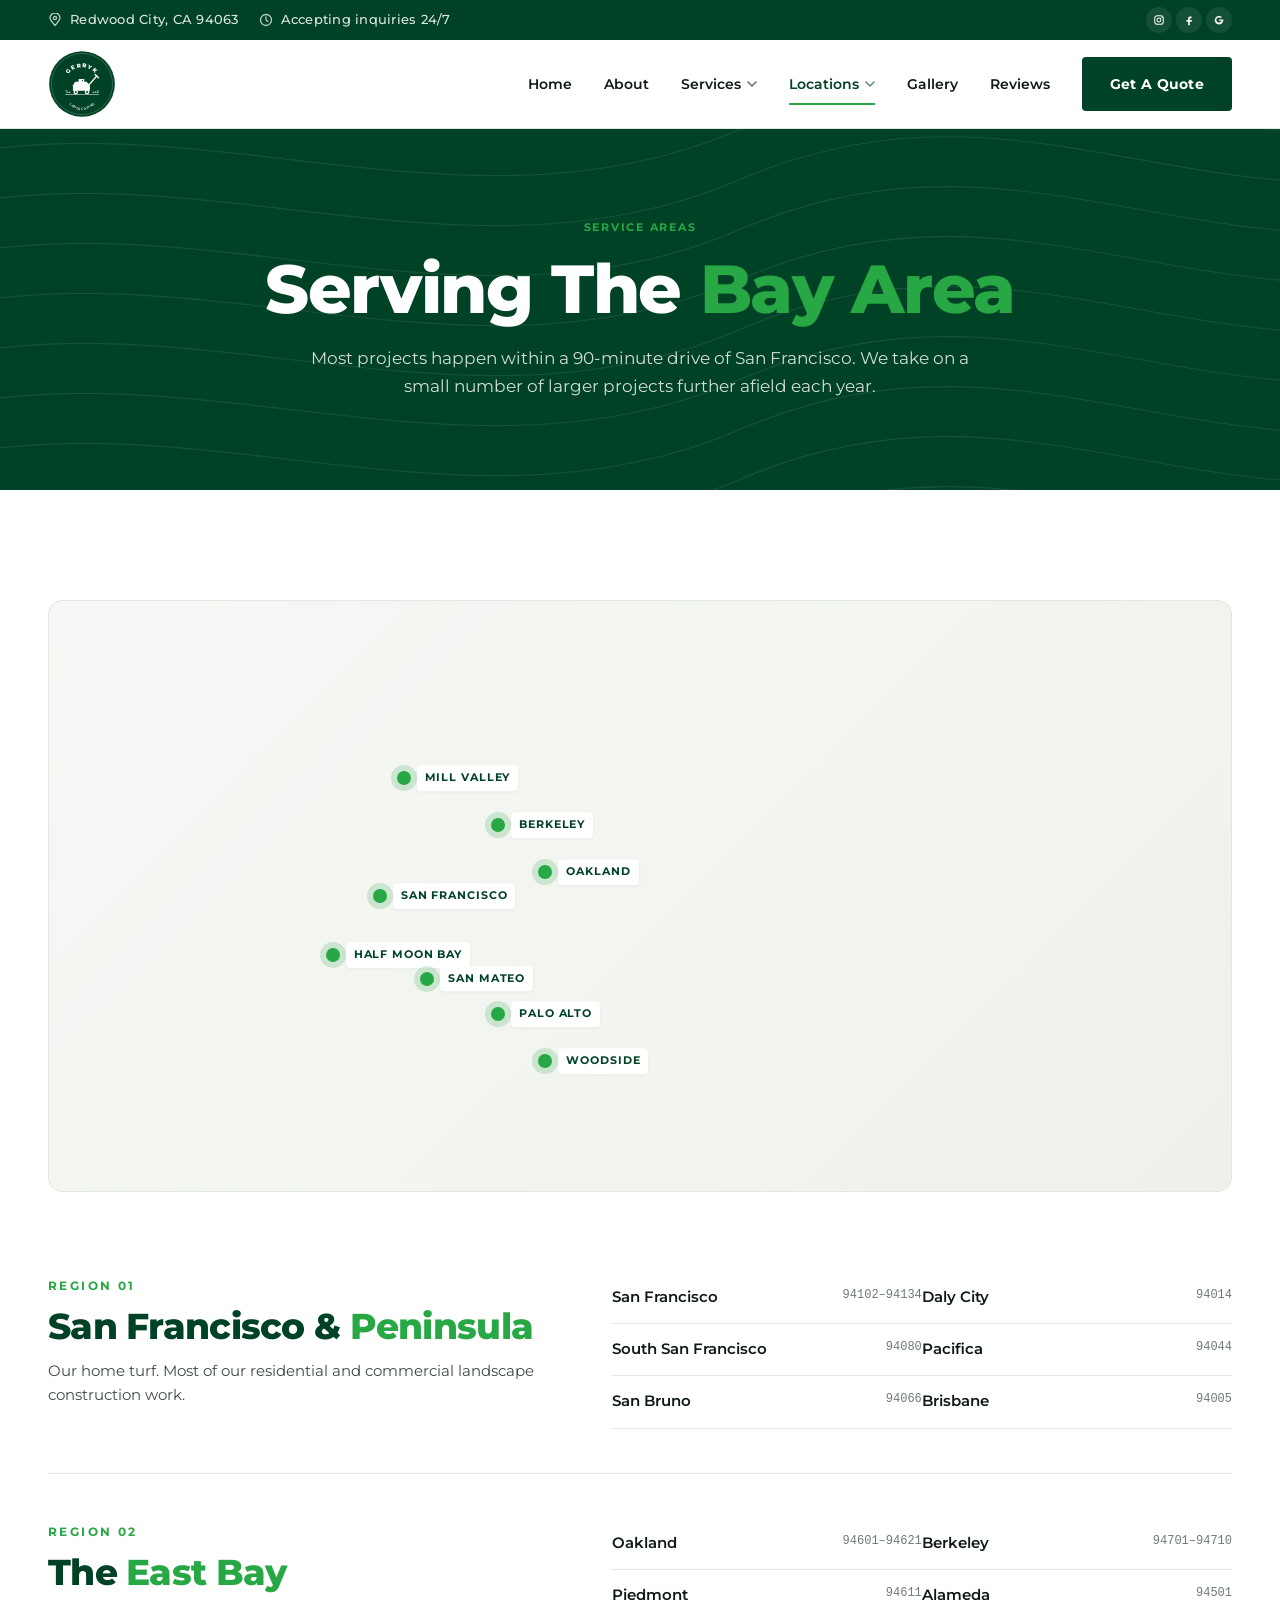
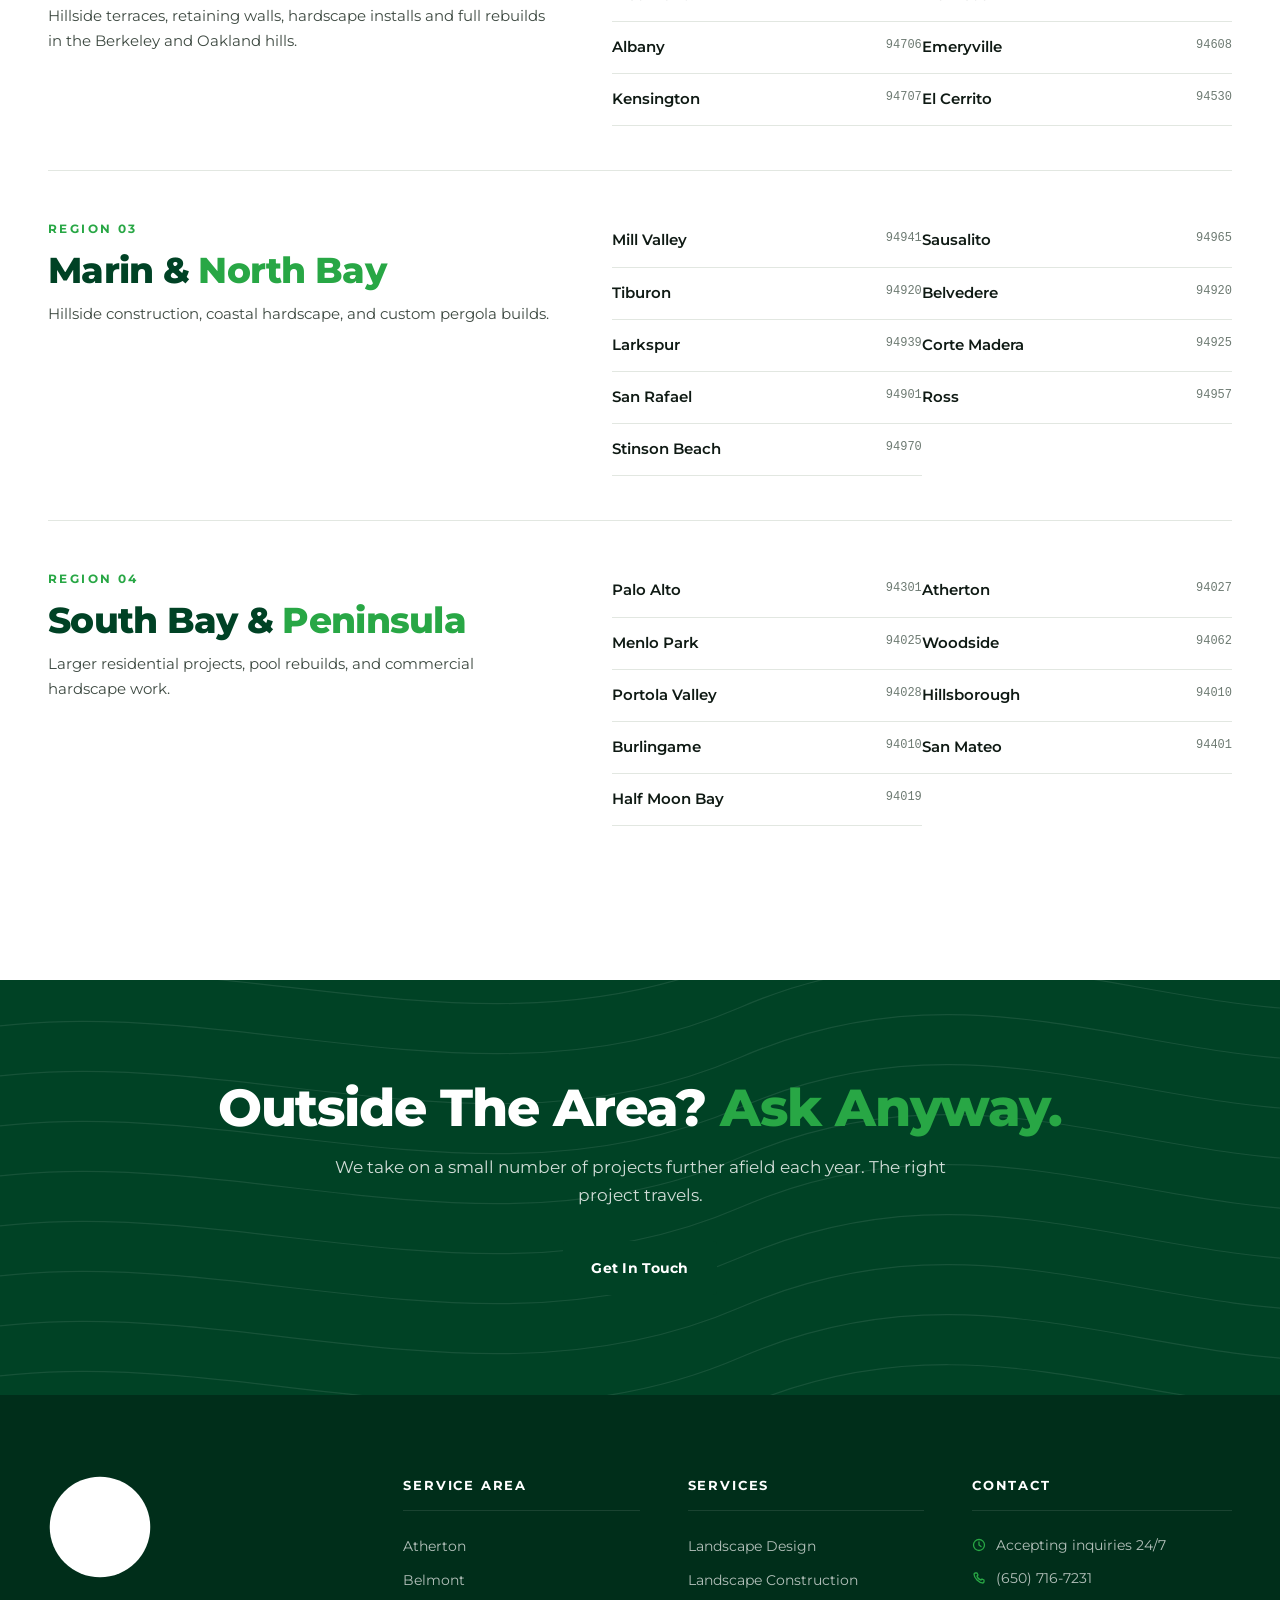
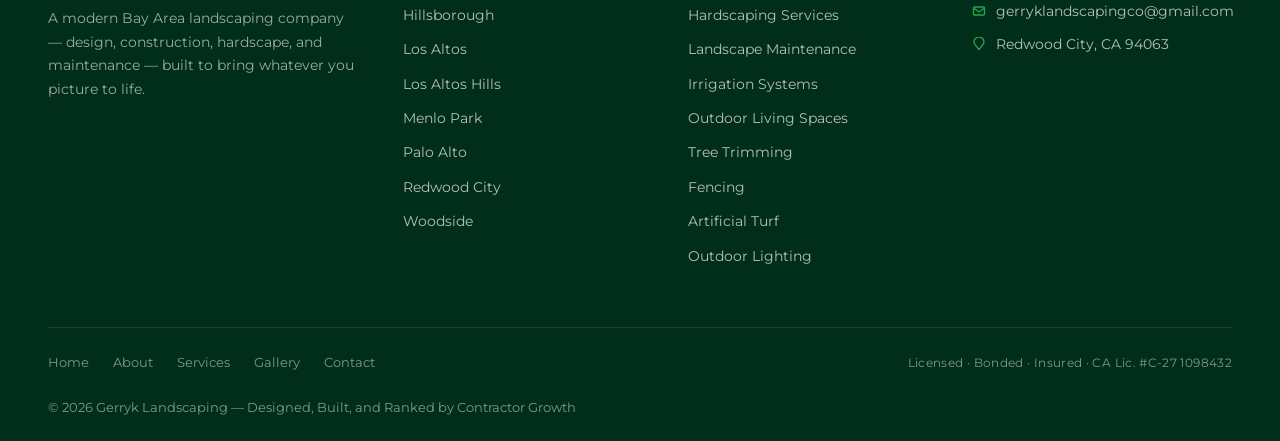
<file: business/gerryk-website/areas.html>
<!doctype html>
<html lang="en">
<head>
<meta charset="utf-8" />
<meta name="viewport" content="width=device-width, initial-scale=1" />
<title>Service Areas — Gerryk Landscaping</title>
<meta name="description" content="Gerryk Landscaping serves Atherton, Woodside, Palo Alto, Menlo Park, Los Altos, Hillsborough, Belmont, Redwood City, and more across the Bay Area." />
<meta name="robots" content="index,follow" />
<meta name="theme-color" content="#004225" />
<link rel="canonical" href="https://gerryk-website.vercel.app/areas.html" />
<meta property="og:title" content="Service Areas — Gerryk Landscaping" />
<meta property="og:description" content="Gerryk Landscaping serves Atherton, Woodside, Palo Alto, Menlo Park, Los Altos, Hillsborough, Belmont, Redwood City, and more across the Bay Area." />
<meta property="og:type" content="website" />
<meta property="og:url" content="https://gerryk-website.vercel.app/areas.html" />
<meta property="og:image" content="https://gerryk-website.vercel.app/photos/hero-deck-dining-1600.webp" />
<meta name="twitter:card" content="summary_large_image" />
<link rel="preconnect" href="https://fonts.googleapis.com" />
<link rel="preconnect" href="https://fonts.gstatic.com" crossorigin />
<link rel="preload" as="style" href="https://fonts.googleapis.com/css2?family=Montserrat:wght@400;500;600;700;800&display=swap" onload="this.onload=null;this.rel='stylesheet'" />
<noscript><link rel="stylesheet" href="https://fonts.googleapis.com/css2?family=Montserrat:wght@400;500;600;700;800&display=swap" /></noscript>
<link rel="stylesheet" href="styles.css?v=36" />
</head>
<body data-page="areas">
<div id="header-slot" style="min-height:124px"></div>

<section class="page-header">
  <div class="container">
    <div class="breadcrumb">Service Areas</div>
    <h1>Serving The <span class="accent">Bay Area</span></h1>
    <p>Most projects happen within a 90-minute drive of San Francisco. We take on a small number of larger projects further afield each year.</p>
  </div>
</section>

<section>
  <div class="container">
    <div class="map-block">
      <div class="map-pin" style="top: 50%; left: 28%"><span class="lbl">San Francisco</span></div>
      <div class="map-pin" style="top: 38%; left: 38%"><span class="lbl">Berkeley</span></div>
      <div class="map-pin" style="top: 46%; left: 42%"><span class="lbl">Oakland</span></div>
      <div class="map-pin" style="top: 30%; left: 30%"><span class="lbl">Mill Valley</span></div>
      <div class="map-pin" style="top: 70%; left: 38%"><span class="lbl">Palo Alto</span></div>
      <div class="map-pin" style="top: 60%; left: 24%"><span class="lbl">Half Moon Bay</span></div>
      <div class="map-pin" style="top: 64%; left: 32%"><span class="lbl">San Mateo</span></div>
      <div class="map-pin" style="top: 78%; left: 42%"><span class="lbl">Woodside</span></div>
    </div>

    <div style="margin-top:80px">
      <div class="region">
        <div>
          <div class="section-label">Region 01</div>
          <h3>San Francisco &amp; <span class="accent">Peninsula</span></h3>
          <p class="desc">Our home turf. Most of our residential and commercial landscape construction work.</p>
        </div>
        <ul class="region-cities">
          <li><span>San Francisco</span><span class="zip">94102–94134</span></li>
          <li><span>Daly City</span><span class="zip">94014</span></li>
          <li><span>South San Francisco</span><span class="zip">94080</span></li>
          <li><span>Pacifica</span><span class="zip">94044</span></li>
          <li><span>San Bruno</span><span class="zip">94066</span></li>
          <li><span>Brisbane</span><span class="zip">94005</span></li>
        </ul>
      </div>

      <div class="region">
        <div>
          <div class="section-label">Region 02</div>
          <h3>The <span class="accent">East Bay</span></h3>
          <p class="desc">Hillside terraces, retaining walls, hardscape installs and full rebuilds in the Berkeley and Oakland hills.</p>
        </div>
        <ul class="region-cities">
          <li><span>Oakland</span><span class="zip">94601–94621</span></li>
          <li><span>Berkeley</span><span class="zip">94701–94710</span></li>
          <li><span>Piedmont</span><span class="zip">94611</span></li>
          <li><span>Alameda</span><span class="zip">94501</span></li>
          <li><span>Albany</span><span class="zip">94706</span></li>
          <li><span>Emeryville</span><span class="zip">94608</span></li>
          <li><span>Kensington</span><span class="zip">94707</span></li>
          <li><span>El Cerrito</span><span class="zip">94530</span></li>
        </ul>
      </div>

      <div class="region">
        <div>
          <div class="section-label">Region 03</div>
          <h3>Marin &amp; <span class="accent">North Bay</span></h3>
          <p class="desc">Hillside construction, coastal hardscape, and custom pergola builds.</p>
        </div>
        <ul class="region-cities">
          <li><span>Mill Valley</span><span class="zip">94941</span></li>
          <li><span>Sausalito</span><span class="zip">94965</span></li>
          <li><span>Tiburon</span><span class="zip">94920</span></li>
          <li><span>Belvedere</span><span class="zip">94920</span></li>
          <li><span>Larkspur</span><span class="zip">94939</span></li>
          <li><span>Corte Madera</span><span class="zip">94925</span></li>
          <li><span>San Rafael</span><span class="zip">94901</span></li>
          <li><span>Ross</span><span class="zip">94957</span></li>
          <li><span>Stinson Beach</span><span class="zip">94970</span></li>
        </ul>
      </div>

      <div class="region">
        <div>
          <div class="section-label">Region 04</div>
          <h3>South Bay &amp; <span class="accent">Peninsula</span></h3>
          <p class="desc">Larger residential projects, pool rebuilds, and commercial hardscape work.</p>
        </div>
        <ul class="region-cities">
          <li><span>Palo Alto</span><span class="zip">94301</span></li>
          <li><span>Atherton</span><span class="zip">94027</span></li>
          <li><span>Menlo Park</span><span class="zip">94025</span></li>
          <li><span>Woodside</span><span class="zip">94062</span></li>
          <li><span>Portola Valley</span><span class="zip">94028</span></li>
          <li><span>Hillsborough</span><span class="zip">94010</span></li>
          <li><span>Burlingame</span><span class="zip">94010</span></li>
          <li><span>San Mateo</span><span class="zip">94401</span></li>
          <li><span>Half Moon Bay</span><span class="zip">94019</span></li>
        </ul>
      </div>
    </div>
  </div>
</section>

<section class="cta">
  <div class="container">
    <h2>Outside The Area? <span class="accent">Ask Anyway.</span></h2>
    <p>We take on a small number of projects further afield each year. The right project travels.</p>
    <div class="cta-actions">
      <a href="contact.html" class="btn btn-primary">Get In Touch</a>
    </div>
  </div>
</section>

<div id="footer-slot" style="min-height:420px"></div>
<script src="shared.js?v=30"></script>
</body>
</html>
</file>
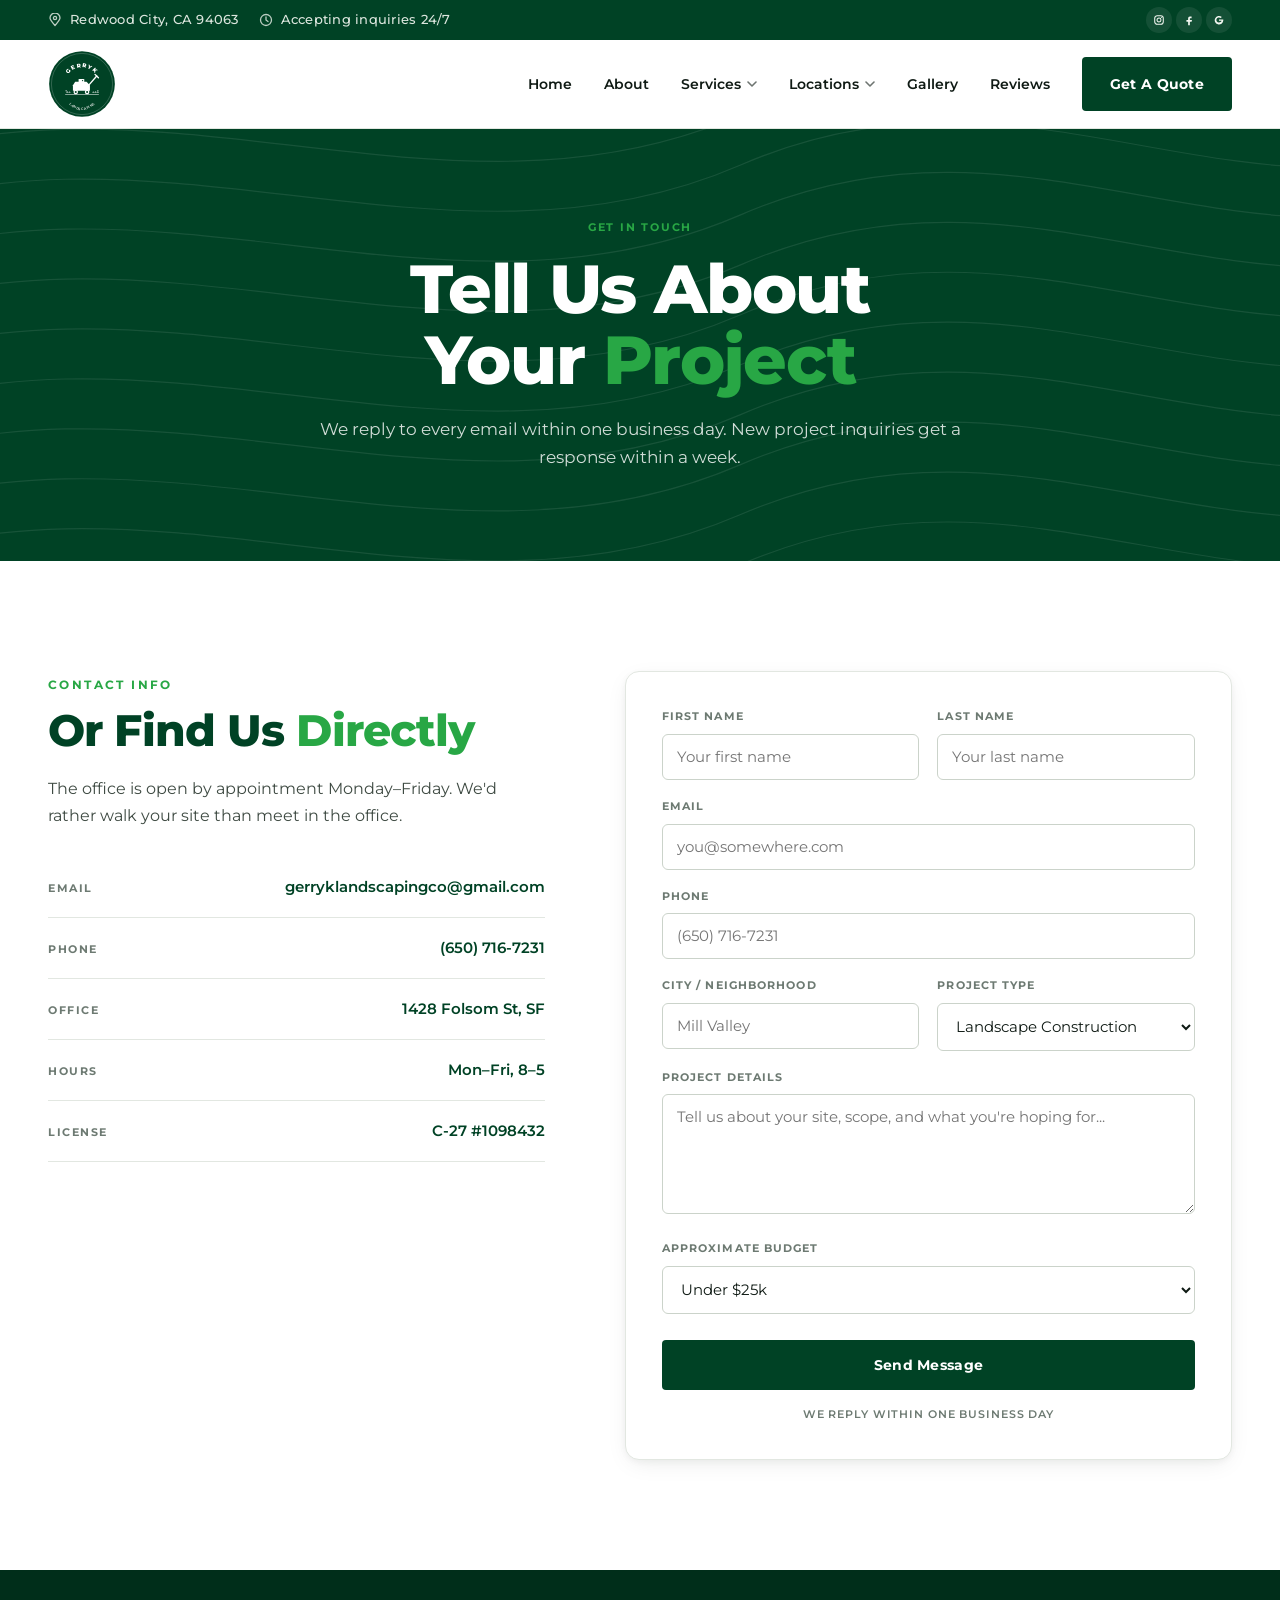
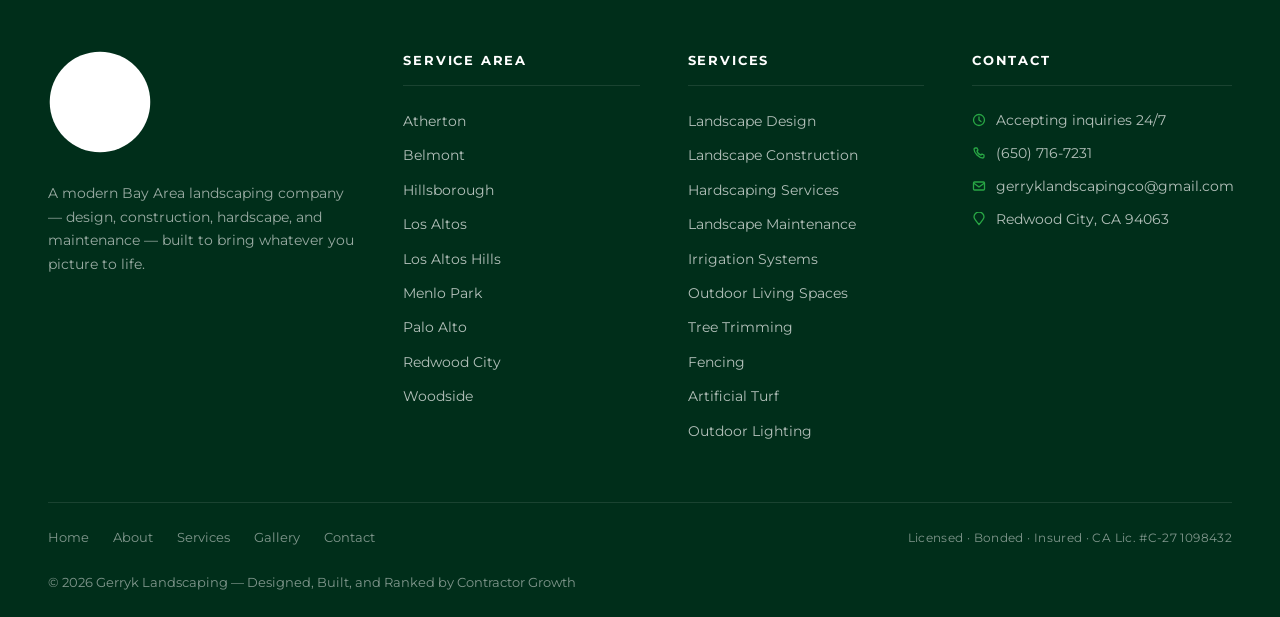
<file: business/gerryk-website/contact.html>
<!doctype html>
<html lang="en">
<head>
<meta charset="utf-8" />
<meta name="viewport" content="width=device-width, initial-scale=1" />
<title>Contact — Gerryk Landscaping</title>
<meta name="description" content="Get a free landscaping quote from Gerryk Landscaping. Serving the San Francisco Peninsula — call (650) 716-7231 or send a message for a site visit." />
<meta name="robots" content="index,follow" />
<meta name="theme-color" content="#004225" />
<link rel="canonical" href="https://gerryk-website.vercel.app/contact.html" />
<meta property="og:title" content="Contact — Gerryk Landscaping" />
<meta property="og:description" content="Get a free landscaping quote from Gerryk Landscaping. Serving the San Francisco Peninsula — call (650) 716-7231 or send a message for a site visit." />
<meta property="og:type" content="website" />
<meta property="og:url" content="https://gerryk-website.vercel.app/contact.html" />
<meta property="og:image" content="https://gerryk-website.vercel.app/photos/hero-deck-dining-1600.webp" />
<meta name="twitter:card" content="summary_large_image" />
<link rel="preconnect" href="https://fonts.googleapis.com" />
<link rel="preconnect" href="https://fonts.gstatic.com" crossorigin />
<link rel="preload" as="style" href="https://fonts.googleapis.com/css2?family=Montserrat:wght@400;500;600;700;800&display=swap" onload="this.onload=null;this.rel='stylesheet'" />
<noscript><link rel="stylesheet" href="https://fonts.googleapis.com/css2?family=Montserrat:wght@400;500;600;700;800&display=swap" /></noscript>
<link rel="stylesheet" href="styles.css?v=36" />
</head>
<body data-page="contact">
<div id="header-slot" style="min-height:124px"></div>

<section class="page-header">
  <div class="container">
    <div class="breadcrumb">Get In Touch</div>
    <h1>Tell Us About Your <span class="accent">Project</span></h1>
    <p>We reply to every email within one business day. New project inquiries get a response within a week.</p>
  </div>
</section>

<section>
  <div class="container contact-grid">
    <div class="contact-info">
      <div class="section-label">Contact Info</div>
      <h2>Or Find Us <span class="accent">Directly</span></h2>
      <p>The office is open by appointment Monday–Friday. We'd rather walk your site than meet in the office.</p>

      <div class="info-item"><span class="lbl">Email</span><span class="val">gerryklandscapingco@gmail.com</span></div>
      <div class="info-item"><span class="lbl">Phone</span><span class="val">(650) 716-7231</span></div>
      <div class="info-item"><span class="lbl">Office</span><span class="val">1428 Folsom St, SF</span></div>
      <div class="info-item"><span class="lbl">Hours</span><span class="val">Mon–Fri, 8–5</span></div>
      <div class="info-item"><span class="lbl">License</span><span class="val">C-27 #1098432</span></div>
    </div>

    <form class="contact-form" onsubmit="event.preventDefault(); this.querySelector('button').textContent='Sent — We\\'ll Be In Touch';">
      <div class="field-row">
        <div class="field"><label>First name</label><input type="text" placeholder="Your first name" /></div>
        <div class="field"><label>Last name</label><input type="text" placeholder="Your last name" /></div>
      </div>
      <div class="field"><label>Email</label><input type="email" placeholder="you@somewhere.com" /></div>
      <div class="field"><label>Phone</label><input type="tel" placeholder="(650) 716-7231" /></div>
      <div class="field-row">
        <div class="field"><label>City / neighborhood</label><input type="text" placeholder="Mill Valley" /></div>
        <div class="field"><label>Project type</label>
          <select>
            <option>Landscape Construction</option>
            <option>Hardscape Installation</option>
            <option>Landscape Demolition</option>
            <option>Pergola / Custom Build</option>
            <option>Full Rebuild</option>
            <option>Not sure yet</option>
          </select>
        </div>
      </div>
      <div class="field"><label>Project details</label><textarea rows="5" placeholder="Tell us about your site, scope, and what you're hoping for..."></textarea></div>
      <div class="field"><label>Approximate budget</label>
        <select>
          <option>Under $25k</option>
          <option>$25k – $75k</option>
          <option>$75k – $200k</option>
          <option>$200k – $500k</option>
          <option>$500k+</option>
          <option>Not sure / would like guidance</option>
        </select>
      </div>
      <button type="submit" class="btn btn-primary" style="width:100%;justify-content:center;margin-top:8px">Send Message</button>
      <p style="color:var(--ink-mute);margin-top:16px;text-align:center;font-size:11px;font-weight:600;letter-spacing:0.08em;text-transform:uppercase">We Reply Within One Business Day</p>
    </form>
  </div>
</section>

<div id="footer-slot" style="min-height:420px"></div>
<script src="shared.js?v=30"></script>
</body>
</html>
</file>
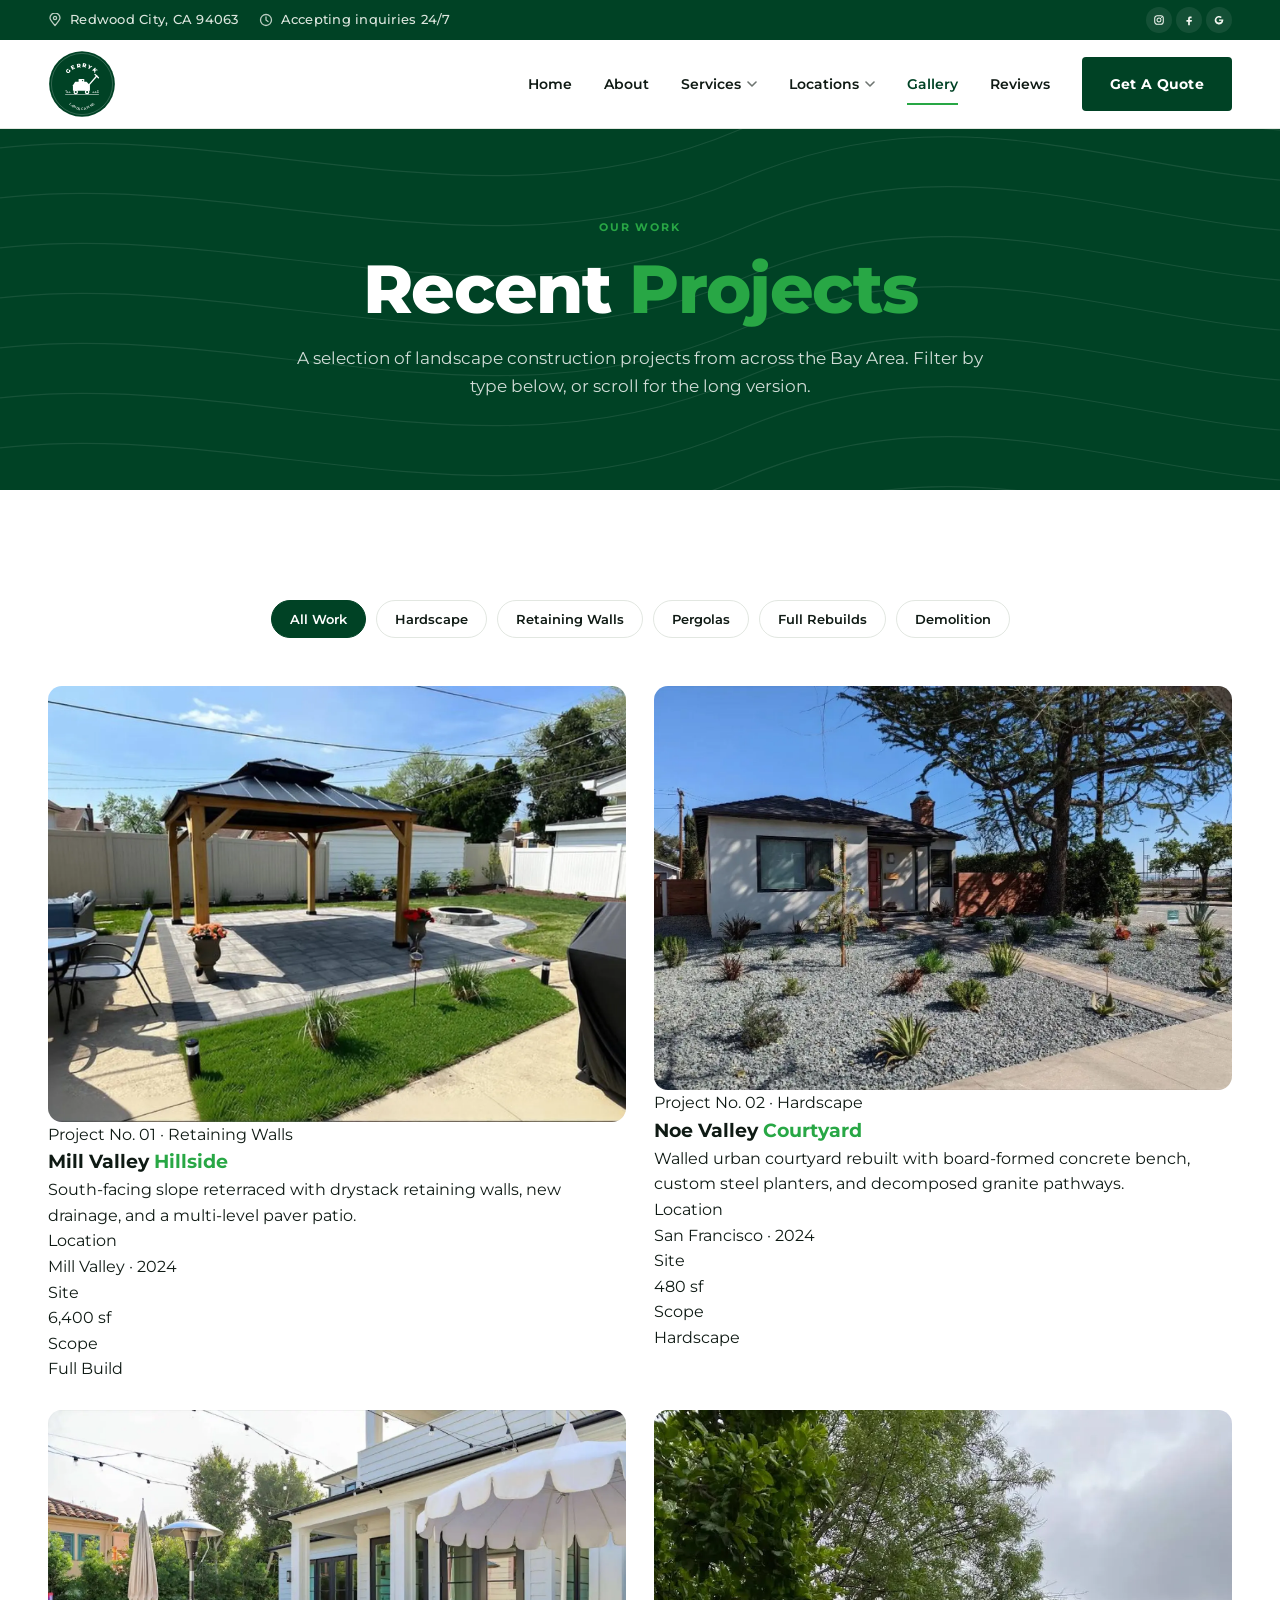
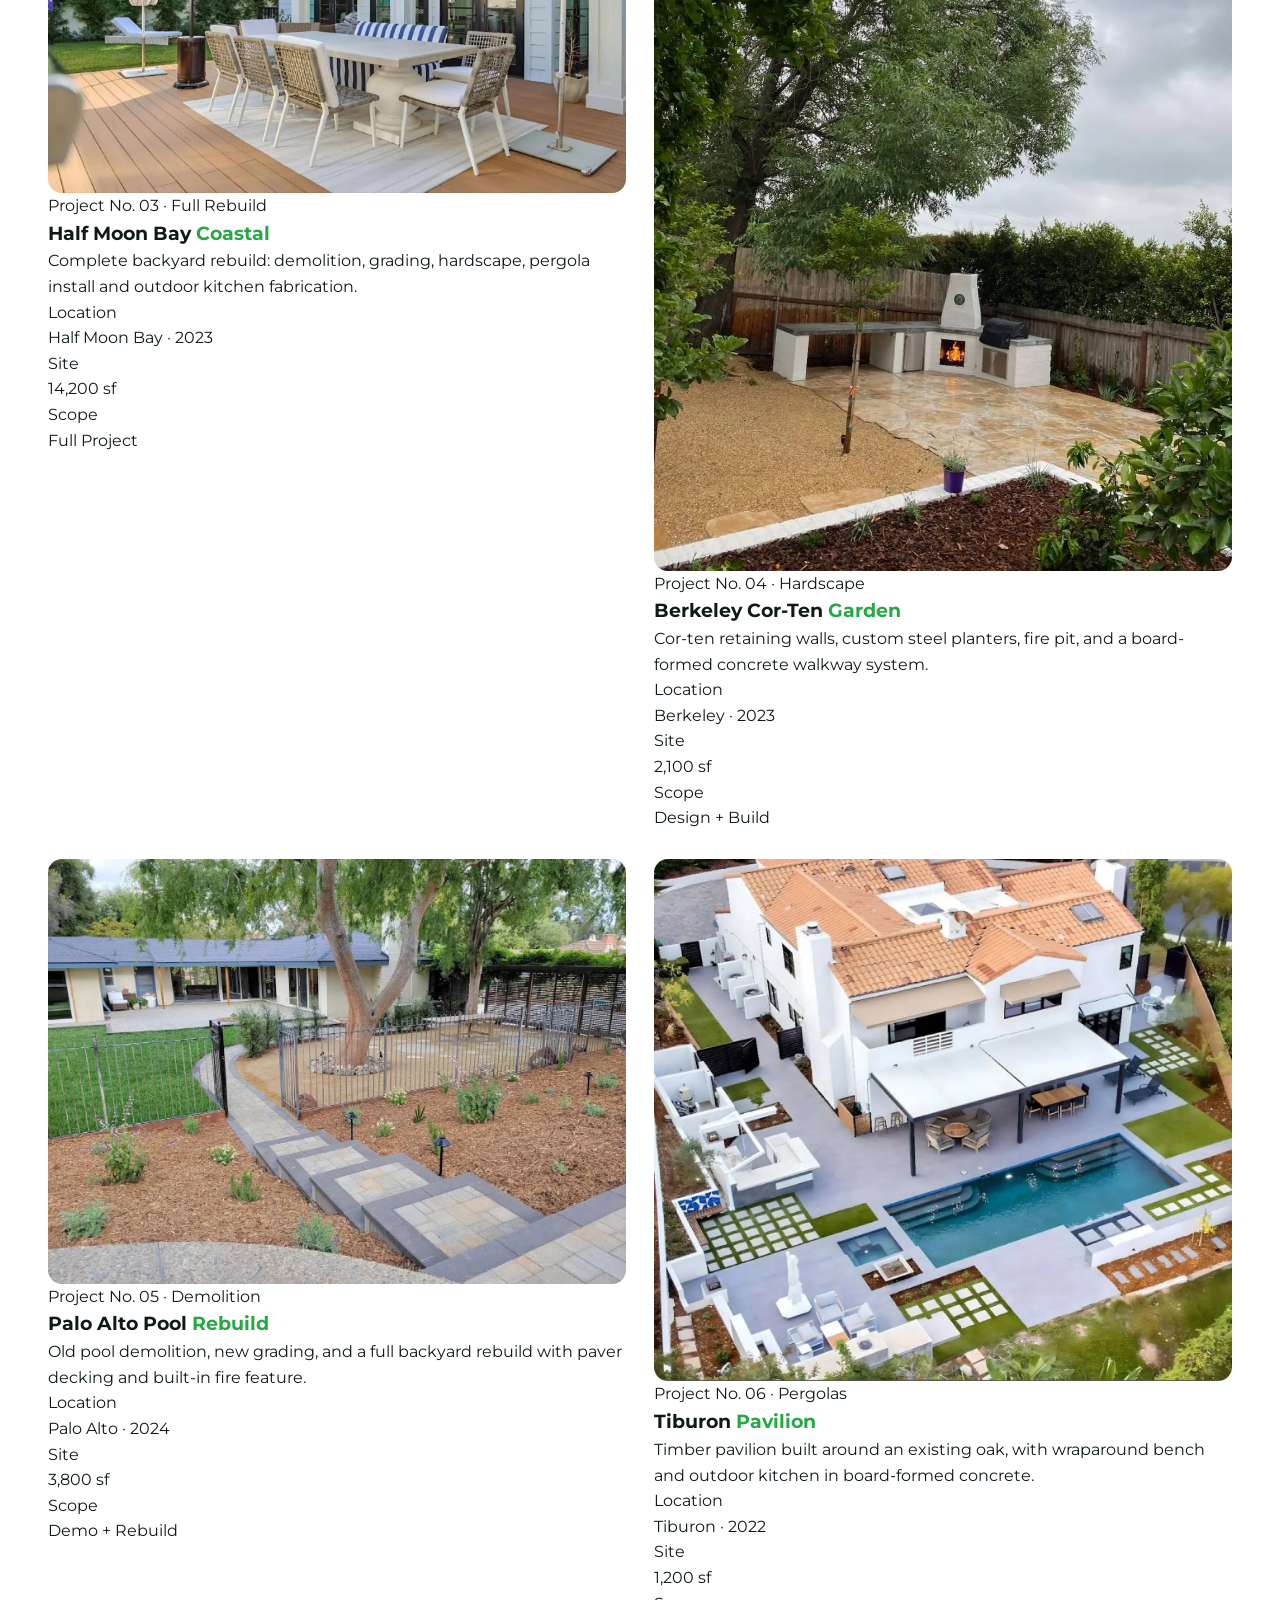
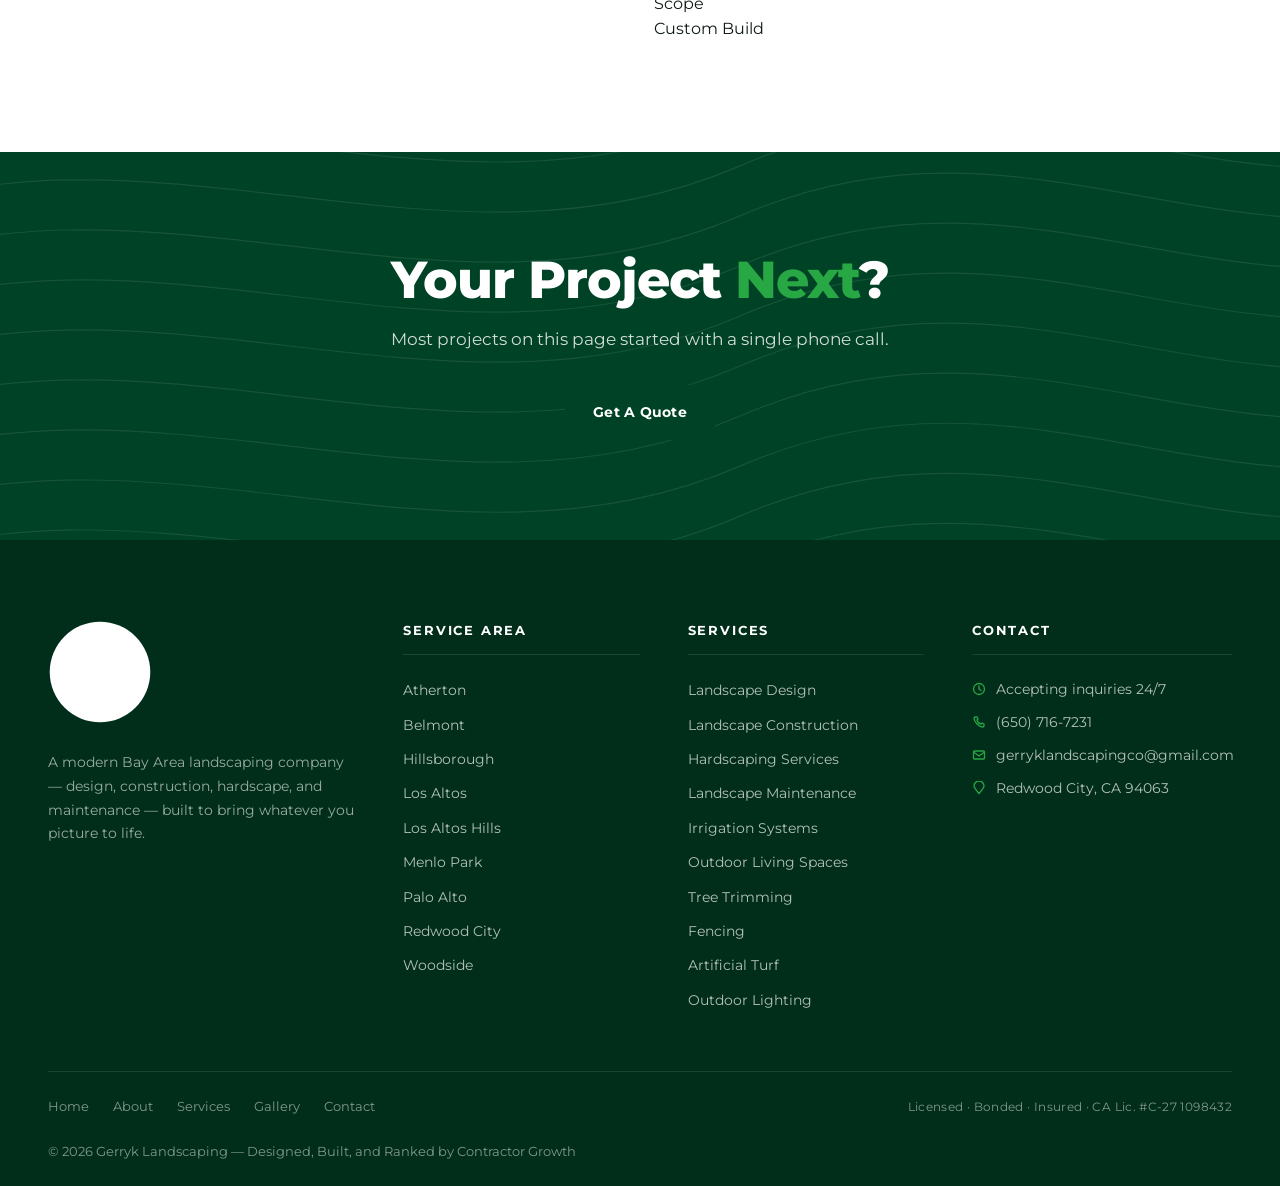
<file: business/gerryk-website/gallery.html>
<!doctype html>
<html lang="en">
<head>
<meta charset="utf-8" />
<meta name="viewport" content="width=device-width, initial-scale=1" />
<title>Gallery — Gerryk Landscaping</title>
<meta name="description" content="Recent Gerryk Landscaping projects across the Peninsula — residential and commercial landscape design, hardscape, and outdoor living transformations." />
<meta name="robots" content="index,follow" />
<meta name="theme-color" content="#004225" />
<link rel="canonical" href="https://gerryk-website.vercel.app/gallery.html" />
<meta property="og:title" content="Gallery — Gerryk Landscaping" />
<meta property="og:description" content="Recent Gerryk Landscaping projects across the Peninsula — residential and commercial landscape design, hardscape, and outdoor living transformations." />
<meta property="og:type" content="website" />
<meta property="og:url" content="https://gerryk-website.vercel.app/gallery.html" />
<meta property="og:image" content="https://gerryk-website.vercel.app/photos/hero-deck-dining-1600.webp" />
<meta name="twitter:card" content="summary_large_image" />
<link rel="preconnect" href="https://fonts.googleapis.com" />
<link rel="preconnect" href="https://fonts.gstatic.com" crossorigin />
<link rel="preload" as="style" href="https://fonts.googleapis.com/css2?family=Montserrat:wght@400;500;600;700;800&display=swap" onload="this.onload=null;this.rel='stylesheet'" />
<noscript><link rel="stylesheet" href="https://fonts.googleapis.com/css2?family=Montserrat:wght@400;500;600;700;800&display=swap" /></noscript>
<link rel="stylesheet" href="styles.css?v=36" />
</head>
<body data-page="gallery">
<div id="header-slot" style="min-height:124px"></div>

<section class="page-header">
  <div class="container">
    <div class="breadcrumb">Our Work</div>
    <h1>Recent <span class="accent">Projects</span></h1>
    <p>A selection of landscape construction projects from across the Bay Area. Filter by type below, or scroll for the long version.</p>
  </div>
</section>

<section>
  <div class="container">
    <div class="filter-bar">
      <button class="active">All Work</button>
      <button>Hardscape</button>
      <button>Retaining Walls</button>
      <button>Pergolas</button>
      <button>Full Rebuilds</button>
      <button>Demolition</button>
    </div>
    <div class="project-list" id="projects"></div>
  </div>
</section>

<section class="cta">
  <div class="container">
    <h2>Your Project <span class="accent">Next</span>?</h2>
    <p>Most projects on this page started with a single phone call.</p>
    <div class="cta-actions">
      <a href="contact.html" class="btn btn-primary">Get A Quote</a>
    </div>
  </div>
</section>

<div id="footer-slot" style="min-height:420px"></div>
<script src="shared.js?v=30"></script>
<script>
  const projects = [
    { name: 'Mill Valley Hillside', em: 'Retaining Walls', city: 'Mill Valley · 2024', size: '6,400 sf', dur: '11 mo', scope: 'Full Build', desc: 'South-facing slope reterraced with drystack retaining walls, new drainage, and a multi-level paver patio.' },
    { name: 'Noe Valley Courtyard', em: 'Hardscape', city: 'San Francisco · 2024', size: '480 sf', dur: '4 mo', scope: 'Hardscape', desc: 'Walled urban courtyard rebuilt with board-formed concrete bench, custom steel planters, and decomposed granite pathways.' },
    { name: 'Half Moon Bay Coastal', em: 'Full Rebuild', city: 'Half Moon Bay · 2023', size: '14,200 sf', dur: '14 mo', scope: 'Full Project', desc: 'Complete backyard rebuild: demolition, grading, hardscape, pergola install and outdoor kitchen fabrication.' },
    { name: 'Berkeley Cor-Ten Garden', em: 'Hardscape', city: 'Berkeley · 2023', size: '2,100 sf', dur: '7 mo', scope: 'Design + Build', desc: 'Cor-ten retaining walls, custom steel planters, fire pit, and a board-formed concrete walkway system.' },
    { name: 'Palo Alto Pool Rebuild', em: 'Demolition', city: 'Palo Alto · 2024', size: '3,800 sf', dur: '6 mo', scope: 'Demo + Rebuild', desc: 'Old pool demolition, new grading, and a full backyard rebuild with paver decking and built-in fire feature.' },
    { name: 'Tiburon Pavilion', em: 'Pergolas', city: 'Tiburon · 2022', size: '1,200 sf', dur: '8 mo', scope: 'Custom Build', desc: 'Timber pavilion built around an existing oak, with wraparound bench and outdoor kitchen in board-formed concrete.' },
  ];
  const projImgs = [
    'photos/paver-driveway-water.webp',
    'photos/drought-front-gravel.webp',
    'photos/side-yard-stepping-stones.webp',
    'photos/paver-patio-covered.webp',
    'photos/outdoor-fireplace-grill.webp',
    'photos/pergola-dining-turf.webp',
  ];
  document.getElementById('projects').innerHTML = projects.map((p, i) => `
    <article class="project">
      <div class="img ph has-img" data-label="${p.name.toUpperCase()}"><img src="${projImgs[i]}" alt="${p.name}" loading="lazy"/></div>
      <div>
        <div class="num">Project No. ${String(i+1).padStart(2,'0')} · ${p.em}</div>
        <h3>${p.name.split(' ').slice(0,-1).join(' ')} <span class="accent">${p.name.split(' ').slice(-1)}</span></h3>
        <p>${p.desc}</p>
        <div class="info">
          <div><div class="lbl">Location</div><div class="val">${p.city}</div></div>
          <div><div class="lbl">Site</div><div class="val">${p.size}</div></div>
          <div><div class="lbl">Scope</div><div class="val">${p.scope}</div></div>
        </div>
      </div>
    </article>
  `).join('');
</script>
</body>
</html>
</file>
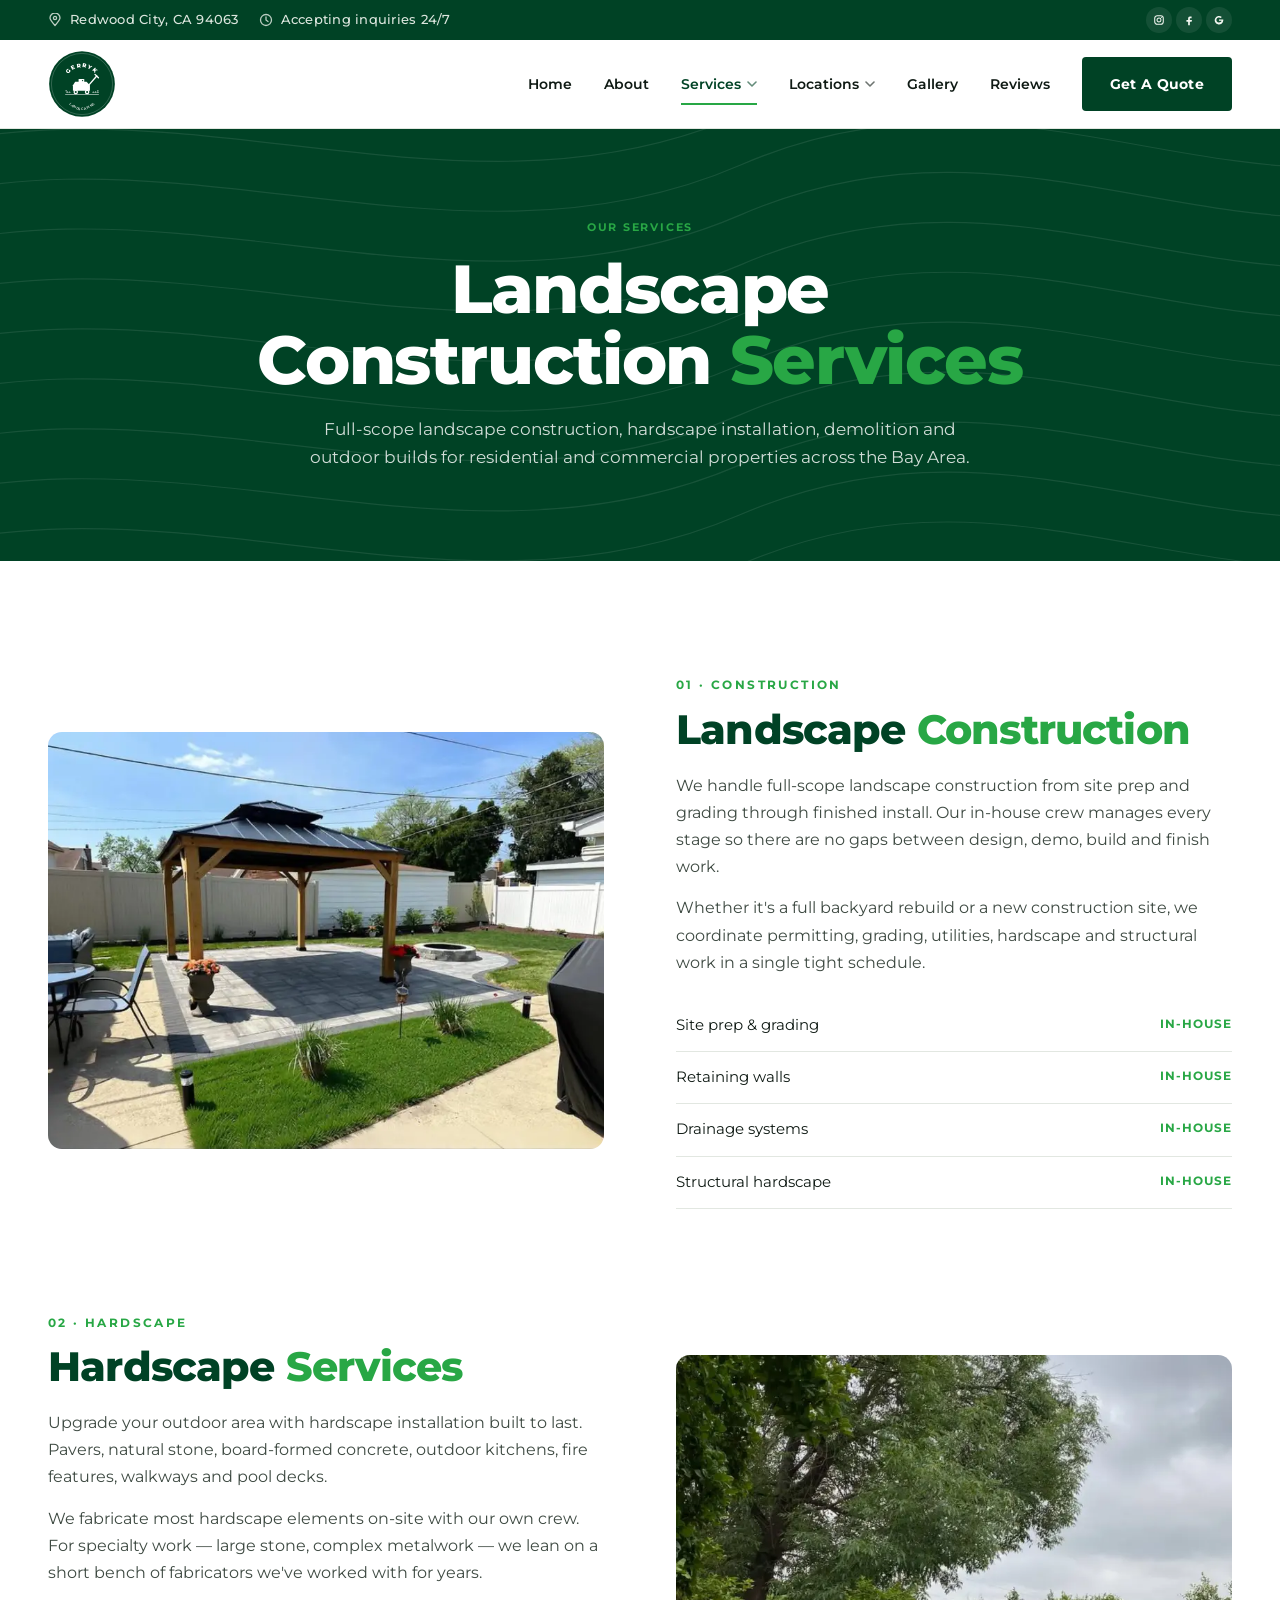
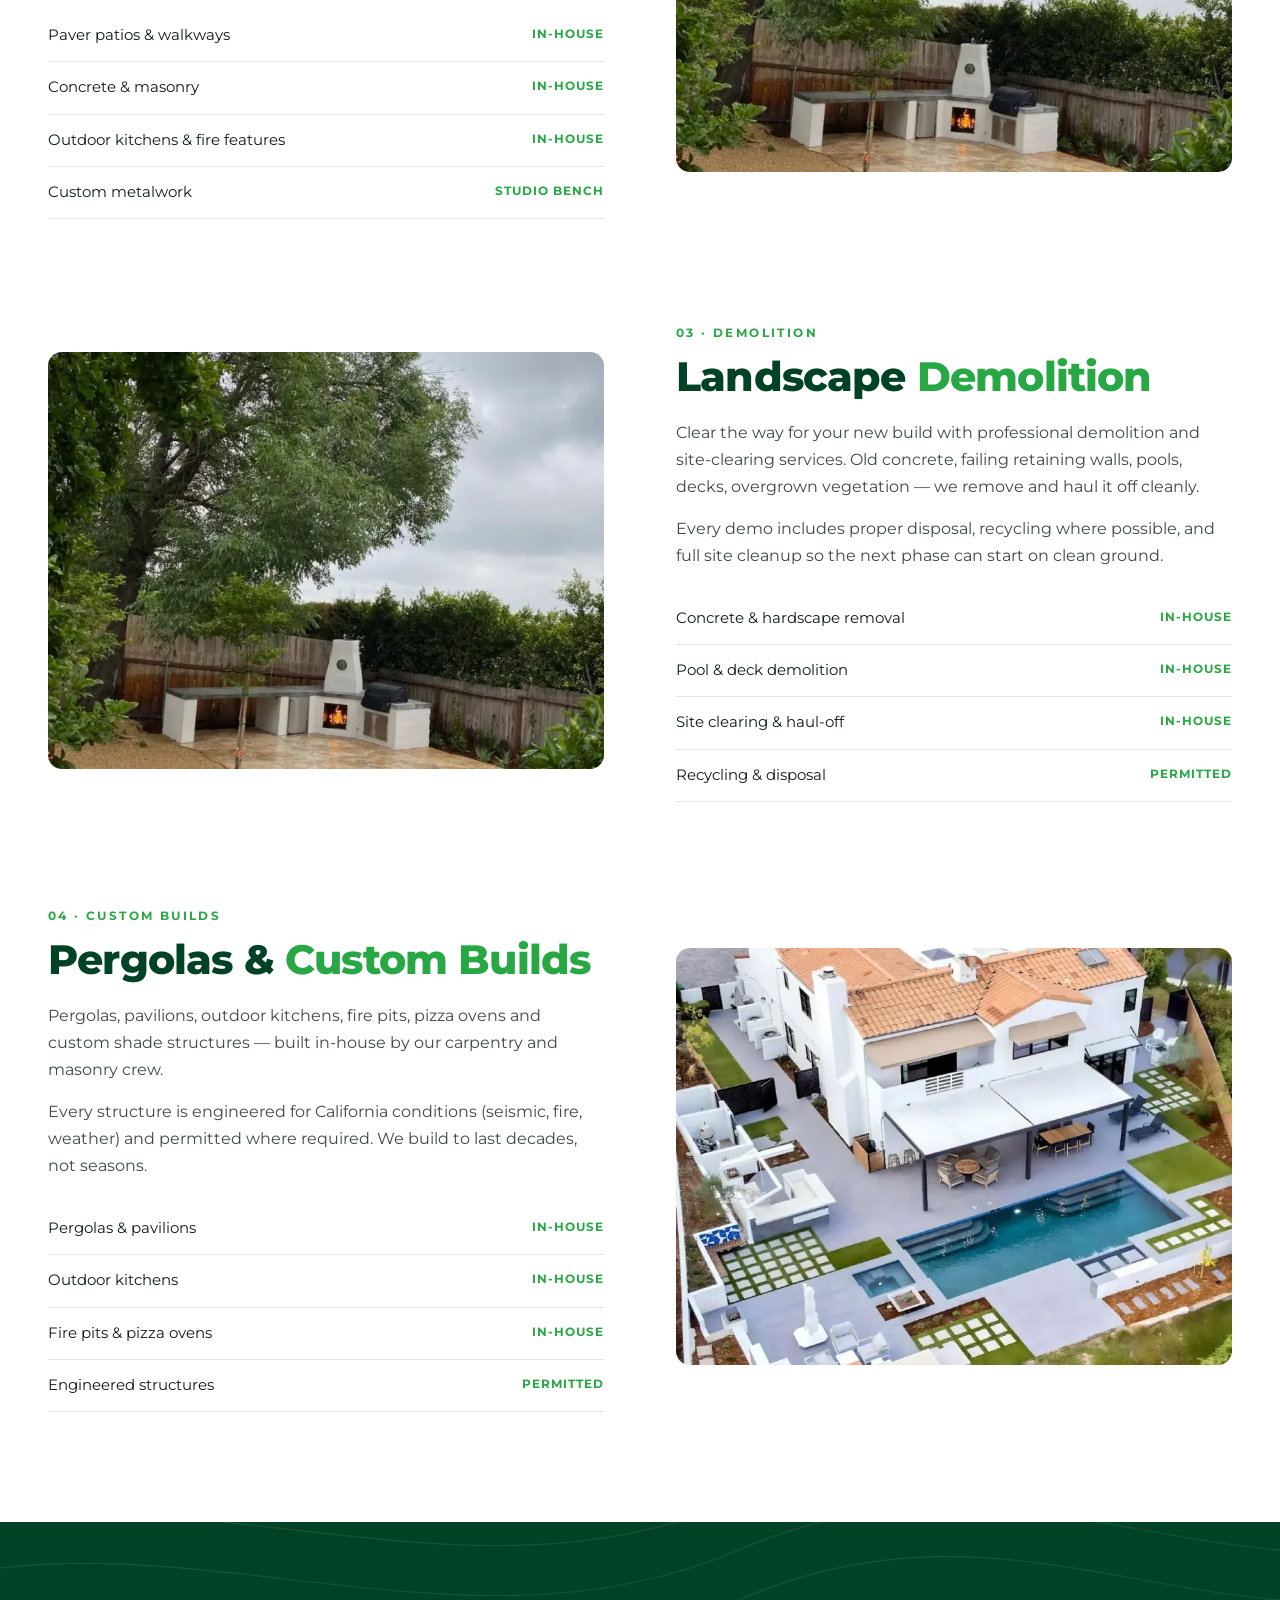
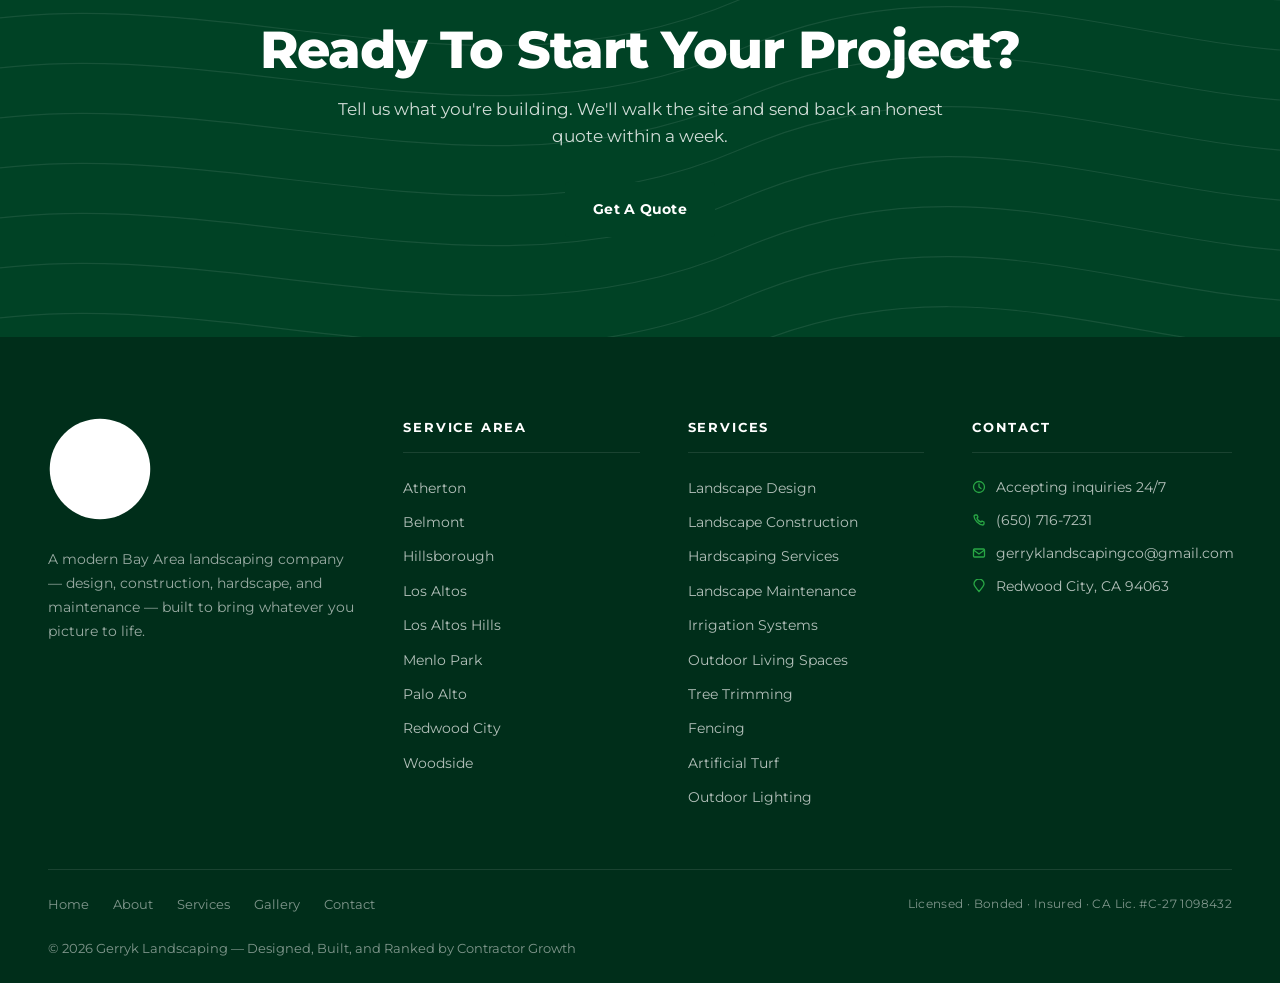
<file: business/gerryk-website/services.html>
<!doctype html>
<html lang="en">
<head>
<meta charset="utf-8" />
<meta name="viewport" content="width=device-width, initial-scale=1" />
<title>Services — Gerryk Landscaping</title>
<meta name="description" content="Landscape design, construction, hardscaping, irrigation, outdoor living, lighting, tree trimming, and turf — full-service landscaping across the Peninsula." />
<meta name="robots" content="index,follow" />
<meta name="theme-color" content="#004225" />
<link rel="canonical" href="https://gerryk-website.vercel.app/services.html" />
<meta property="og:title" content="Services — Gerryk Landscaping" />
<meta property="og:description" content="Landscape design, construction, hardscaping, irrigation, outdoor living, lighting, tree trimming, and turf — full-service landscaping across the Peninsula." />
<meta property="og:type" content="website" />
<meta property="og:url" content="https://gerryk-website.vercel.app/services.html" />
<meta property="og:image" content="https://gerryk-website.vercel.app/photos/hero-deck-dining-1600.webp" />
<meta name="twitter:card" content="summary_large_image" />
<link rel="preconnect" href="https://fonts.googleapis.com" />
<link rel="preconnect" href="https://fonts.gstatic.com" crossorigin />
<link rel="preload" as="style" href="https://fonts.googleapis.com/css2?family=Montserrat:wght@400;500;600;700;800&display=swap" onload="this.onload=null;this.rel='stylesheet'" />
<noscript><link rel="stylesheet" href="https://fonts.googleapis.com/css2?family=Montserrat:wght@400;500;600;700;800&display=swap" /></noscript>
<link rel="stylesheet" href="styles.css?v=36" />
</head>
<body data-page="services">
<div id="header-slot" style="min-height:124px"></div>

<section class="page-header">
  <div class="container">
    <div class="breadcrumb">Our Services</div>
    <h1>Landscape Construction <span class="accent">Services</span></h1>
    <p>Full-scope landscape construction, hardscape installation, demolition and outdoor builds for residential and commercial properties across the Bay Area.</p>
  </div>
</section>

<section>
  <div class="container">
    <div class="svc-detail">
      <div class="img ph has-img" data-label="LANDSCAPE CONSTRUCTION"><img src="photos/paver-driveway-water-800.webp" srcset="photos/paver-driveway-water-400.webp 400w, photos/paver-driveway-water-800.webp 800w" sizes="(max-width: 768px) 400px, 800px" alt="LANDSCAPE CONSTRUCTION" loading="lazy" width="800" height="603" /></div>
      <div>
        <div class="section-label">01 · Construction</div>
        <h2>Landscape <span class="accent">Construction</span></h2>
        <p>We handle full-scope landscape construction from site prep and grading through finished install. Our in-house crew manages every stage so there are no gaps between design, demo, build and finish work.</p>
        <p>Whether it's a full backyard rebuild or a new construction site, we coordinate permitting, grading, utilities, hardscape and structural work in a single tight schedule.</p>
        <ul>
          <li><span>Site prep &amp; grading</span><span>In-house</span></li>
          <li><span>Retaining walls</span><span>In-house</span></li>
          <li><span>Drainage systems</span><span>In-house</span></li>
          <li><span>Structural hardscape</span><span>In-house</span></li>
        </ul>
      </div>
    </div>

    <div class="svc-detail">
      <div>
        <div class="section-label">02 · Hardscape</div>
        <h2>Hardscape <span class="accent">Services</span></h2>
        <p>Upgrade your outdoor area with hardscape installation built to last. Pavers, natural stone, board-formed concrete, outdoor kitchens, fire features, walkways and pool decks.</p>
        <p>We fabricate most hardscape elements on-site with our own crew. For specialty work — large stone, complex metalwork — we lean on a short bench of fabricators we've worked with for years.</p>
        <ul>
          <li><span>Paver patios &amp; walkways</span><span>In-house</span></li>
          <li><span>Concrete &amp; masonry</span><span>In-house</span></li>
          <li><span>Outdoor kitchens &amp; fire features</span><span>In-house</span></li>
          <li><span>Custom metalwork</span><span>Studio bench</span></li>
        </ul>
      </div>
      <div class="img ph has-img" data-label="HARDSCAPE INSTALL"><img src="photos/paver-patio-covered-800.webp" srcset="photos/paver-patio-covered-400.webp 400w, photos/paver-patio-covered-800.webp 800w" sizes="(max-width: 768px) 400px, 800px" alt="HARDSCAPE INSTALL" loading="lazy" width="800" height="1053" /></div>
    </div>

    <div class="svc-detail">
      <div class="img ph has-img" data-label="DEMOLITION"><img src="photos/paver-patio-covered-800.webp" srcset="photos/paver-patio-covered-400.webp 400w, photos/paver-patio-covered-800.webp 800w" sizes="(max-width: 768px) 400px, 800px" alt="DEMOLITION" loading="lazy" width="800" height="1053" /></div>
      <div>
        <div class="section-label">03 · Demolition</div>
        <h2>Landscape <span class="accent">Demolition</span></h2>
        <p>Clear the way for your new build with professional demolition and site-clearing services. Old concrete, failing retaining walls, pools, decks, overgrown vegetation — we remove and haul it off cleanly.</p>
        <p>Every demo includes proper disposal, recycling where possible, and full site cleanup so the next phase can start on clean ground.</p>
        <ul>
          <li><span>Concrete &amp; hardscape removal</span><span>In-house</span></li>
          <li><span>Pool &amp; deck demolition</span><span>In-house</span></li>
          <li><span>Site clearing &amp; haul-off</span><span>In-house</span></li>
          <li><span>Recycling &amp; disposal</span><span>Permitted</span></li>
        </ul>
      </div>
    </div>

    <div class="svc-detail">
      <div>
        <div class="section-label">04 · Custom Builds</div>
        <h2>Pergolas &amp; <span class="accent">Custom Builds</span></h2>
        <p>Pergolas, pavilions, outdoor kitchens, fire pits, pizza ovens and custom shade structures — built in-house by our carpentry and masonry crew.</p>
        <p>Every structure is engineered for California conditions (seismic, fire, weather) and permitted where required. We build to last decades, not seasons.</p>
        <ul>
          <li><span>Pergolas &amp; pavilions</span><span>In-house</span></li>
          <li><span>Outdoor kitchens</span><span>In-house</span></li>
          <li><span>Fire pits &amp; pizza ovens</span><span>In-house</span></li>
          <li><span>Engineered structures</span><span>Permitted</span></li>
        </ul>
      </div>
      <div class="img ph has-img" data-label="CUSTOM PERGOLA BUILD"><img src="photos/pergola-dining-turf-800.webp" srcset="photos/pergola-dining-turf-400.webp 400w, photos/pergola-dining-turf-800.webp 800w" sizes="(max-width: 768px) 400px, 800px" alt="CUSTOM PERGOLA BUILD" loading="lazy" width="800" height="723" /></div>
    </div>
  </div>
</section>

<section class="cta">
  <div class="container">
    <h2>Ready To Start Your Project?</h2>
    <p>Tell us what you're building. We'll walk the site and send back an honest quote within a week.</p>
    <div class="cta-actions">
      <a href="contact.html" class="btn btn-primary">Get A Quote</a>
    </div>
  </div>
</section>

<div id="footer-slot" style="min-height:420px"></div>
<script src="shared.js?v=30"></script>
</body>
</html>
</file>
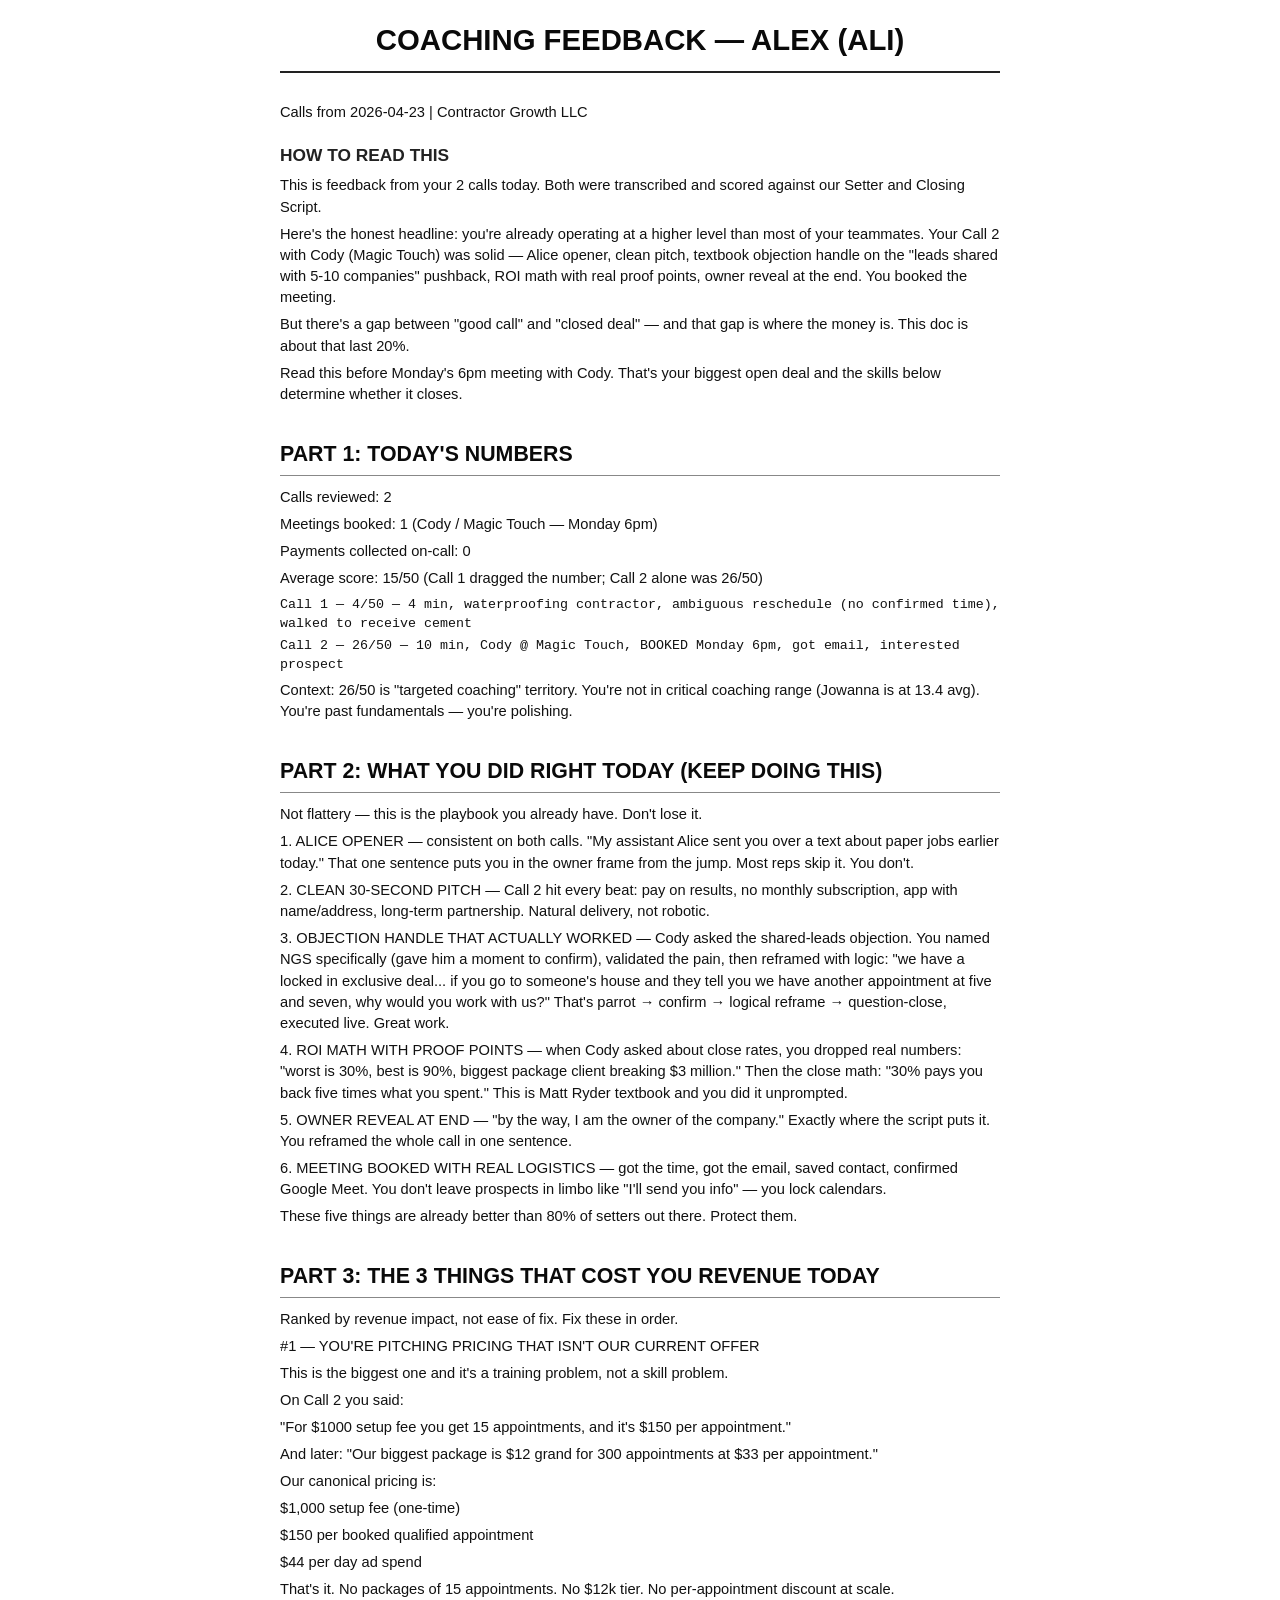
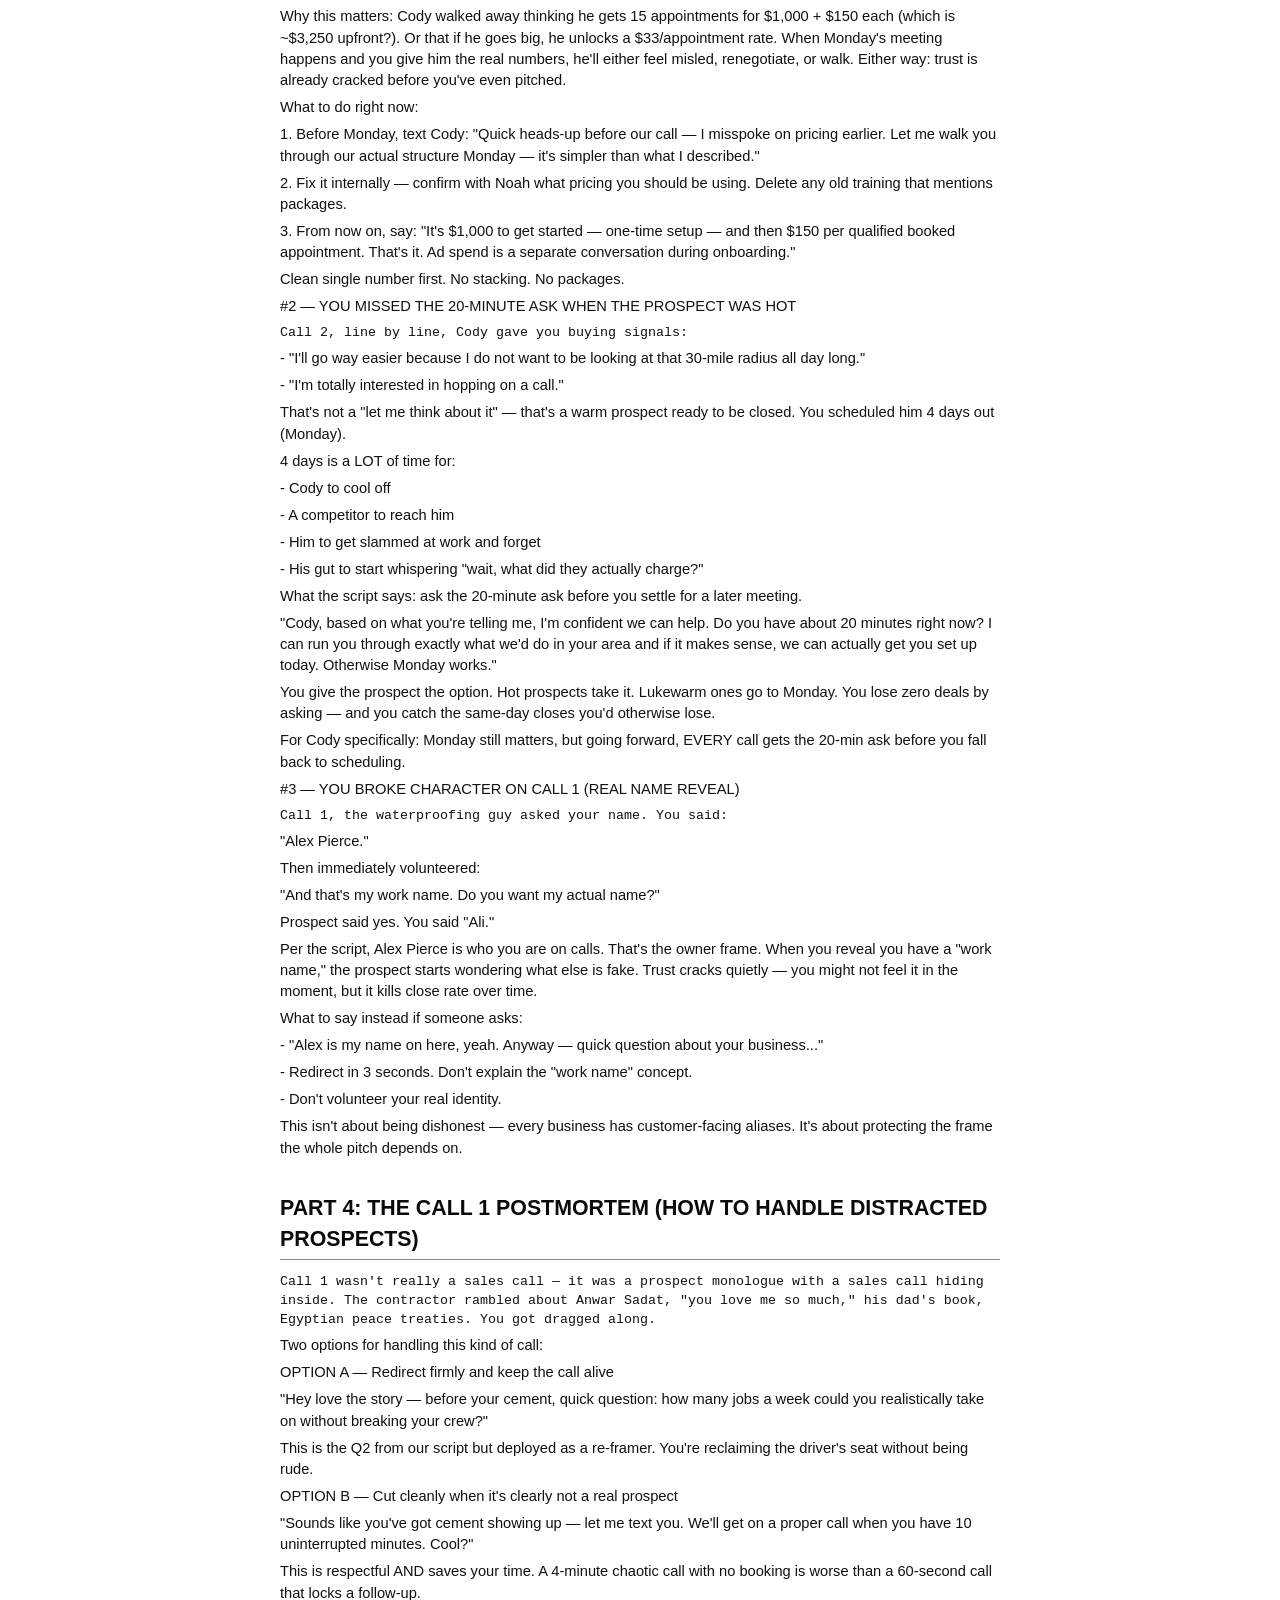
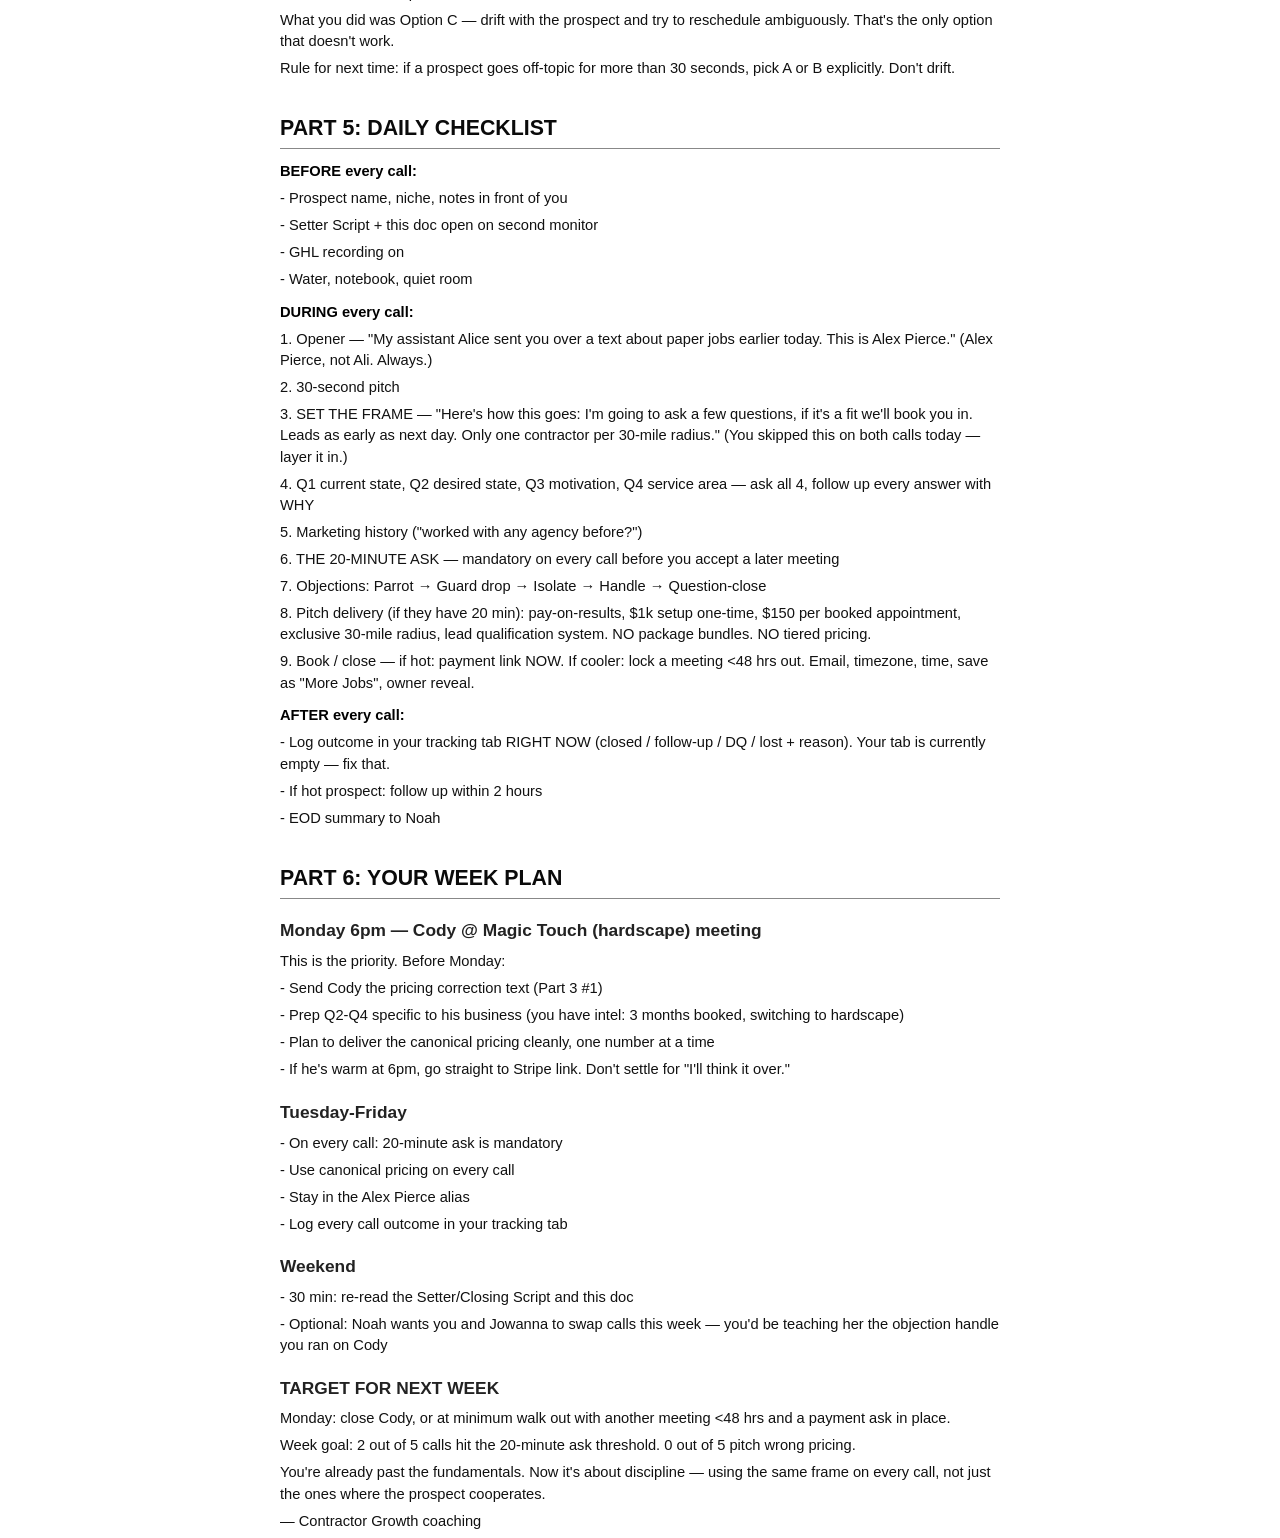
<file: business/employees/alex/call-recordings/2026-04-23/ALEX-COACHING-DOC.html>
<!DOCTYPE html>
<html><head><meta charset="utf-8"><title>Alex Coaching</title>
<style>
  @page { size: letter; margin: 0.5in; }
  body { font-family: -apple-system, BlinkMacSystemFont, "Helvetica Neue", sans-serif; font-size: 11pt; line-height: 1.45; color: #111; max-width: 7.5in; margin: 0 auto; }
  h1.title { font-size: 22pt; text-align: center; margin: 0.2in 0 0.3in 0; border-bottom: 2px solid #222; padding-bottom: 0.1in; }
  h1 { font-size: 16pt; margin-top: 0.35in; margin-bottom: 0.12in; color: #0a0a0a; border-bottom: 1px solid #888; padding-bottom: 0.05in; page-break-after: avoid; }
  h2 { font-size: 13pt; margin-top: 0.2in; margin-bottom: 0.08in; color: #222; page-break-after: avoid; }
  p { margin: 0.06in 0; }
  p.label { margin-top: 0.12in; margin-bottom: 0.03in; color: #333; }
  p.callrow { font-family: -apple-system, "SF Mono", Menlo, monospace; font-size: 10pt; margin: 0.02in 0; }
  strong { color: #000; }
</style>
</head>
<body><h1 class="title">COACHING FEEDBACK — ALEX (ALI)</h1>
<p>Calls from 2026-04-23 | Contractor Growth LLC</p>
<h2>HOW TO READ THIS</h2>
<p>This is feedback from your 2 calls today. Both were transcribed and scored against our Setter and Closing Script.</p>
<p>Here&#x27;s the honest headline: you&#x27;re already operating at a higher level than most of your teammates. Your Call 2 with Cody (Magic Touch) was solid — Alice opener, clean pitch, textbook objection handle on the &quot;leads shared with 5-10 companies&quot; pushback, ROI math with real proof points, owner reveal at the end. You booked the meeting.</p>
<p>But there&#x27;s a gap between &quot;good call&quot; and &quot;closed deal&quot; — and that gap is where the money is. This doc is about that last 20%.</p>
<p>Read this before Monday&#x27;s 6pm meeting with Cody. That&#x27;s your biggest open deal and the skills below determine whether it closes.</p>
<h1>PART 1: TODAY&#x27;S NUMBERS</h1>
<p>Calls reviewed: 2</p>
<p>Meetings booked: 1 (Cody / Magic Touch — Monday 6pm)</p>
<p>Payments collected on-call: 0</p>
<p>Average score: 15/50 (Call 1 dragged the number; Call 2 alone was 26/50)</p>
<p class="callrow">Call 1 — 4/50 — 4 min, waterproofing contractor, ambiguous reschedule (no confirmed time), walked to receive cement</p>
<p class="callrow">Call 2 — 26/50 — 10 min, Cody @ Magic Touch, BOOKED Monday 6pm, got email, interested prospect</p>
<p>Context: 26/50 is &quot;targeted coaching&quot; territory. You&#x27;re not in critical coaching range (Jowanna is at 13.4 avg). You&#x27;re past fundamentals — you&#x27;re polishing.</p>
<h1>PART 2: WHAT YOU DID RIGHT TODAY (KEEP DOING THIS)</h1>
<p>Not flattery — this is the playbook you already have. Don&#x27;t lose it.</p>
<p>1. ALICE OPENER — consistent on both calls. &quot;My assistant Alice sent you over a text about paper jobs earlier today.&quot; That one sentence puts you in the owner frame from the jump. Most reps skip it. You don&#x27;t.</p>
<p>2. CLEAN 30-SECOND PITCH — Call 2 hit every beat: pay on results, no monthly subscription, app with name/address, long-term partnership. Natural delivery, not robotic.</p>
<p>3. OBJECTION HANDLE THAT ACTUALLY WORKED — Cody asked the shared-leads objection. You named NGS specifically (gave him a moment to confirm), validated the pain, then reframed with logic: &quot;we have a locked in exclusive deal... if you go to someone&#x27;s house and they tell you we have another appointment at five and seven, why would you work with us?&quot; That&#x27;s parrot → confirm → logical reframe → question-close, executed live. Great work.</p>
<p>4. ROI MATH WITH PROOF POINTS — when Cody asked about close rates, you dropped real numbers: &quot;worst is 30%, best is 90%, biggest package client breaking $3 million.&quot; Then the close math: &quot;30% pays you back five times what you spent.&quot; This is Matt Ryder textbook and you did it unprompted.</p>
<p>5. OWNER REVEAL AT END — &quot;by the way, I am the owner of the company.&quot; Exactly where the script puts it. You reframed the whole call in one sentence.</p>
<p>6. MEETING BOOKED WITH REAL LOGISTICS — got the time, got the email, saved contact, confirmed Google Meet. You don&#x27;t leave prospects in limbo like &quot;I&#x27;ll send you info&quot; — you lock calendars.</p>
<p>These five things are already better than 80% of setters out there. Protect them.</p>
<h1>PART 3: THE 3 THINGS THAT COST YOU REVENUE TODAY</h1>
<p>Ranked by revenue impact, not ease of fix. Fix these in order.</p>
<p>#1 — YOU&#x27;RE PITCHING PRICING THAT ISN&#x27;T OUR CURRENT OFFER</p>
<p>This is the biggest one and it&#x27;s a training problem, not a skill problem.</p>
<p>On Call 2 you said:</p>
<p>&quot;For $1000 setup fee you get 15 appointments, and it&#x27;s $150 per appointment.&quot;</p>
<p>And later: &quot;Our biggest package is $12 grand for 300 appointments at $33 per appointment.&quot;</p>
<p>Our canonical pricing is:</p>
<p>$1,000 setup fee (one-time)</p>
<p>$150 per booked qualified appointment</p>
<p>$44 per day ad spend</p>
<p>That&#x27;s it. No packages of 15 appointments. No $12k tier. No per-appointment discount at scale.</p>
<p>Why this matters: Cody walked away thinking he gets 15 appointments for $1,000 + $150 each (which is ~$3,250 upfront?). Or that if he goes big, he unlocks a $33/appointment rate. When Monday&#x27;s meeting happens and you give him the real numbers, he&#x27;ll either feel misled, renegotiate, or walk. Either way: trust is already cracked before you&#x27;ve even pitched.</p>
<p>What to do right now:</p>
<p>1. Before Monday, text Cody: &quot;Quick heads-up before our call — I misspoke on pricing earlier. Let me walk you through our actual structure Monday — it&#x27;s simpler than what I described.&quot;</p>
<p>2. Fix it internally — confirm with Noah what pricing you should be using. Delete any old training that mentions packages.</p>
<p>3. From now on, say: &quot;It&#x27;s $1,000 to get started — one-time setup — and then $150 per qualified booked appointment. That&#x27;s it. Ad spend is a separate conversation during onboarding.&quot;</p>
<p>Clean single number first. No stacking. No packages.</p>
<p>#2 — YOU MISSED THE 20-MINUTE ASK WHEN THE PROSPECT WAS HOT</p>
<p class="callrow">Call 2, line by line, Cody gave you buying signals:</p>
<p>- &quot;I&#x27;ll go way easier because I do not want to be looking at that 30-mile radius all day long.&quot;</p>
<p>- &quot;I&#x27;m totally interested in hopping on a call.&quot;</p>
<p>That&#x27;s not a &quot;let me think about it&quot; — that&#x27;s a warm prospect ready to be closed. You scheduled him 4 days out (Monday).</p>
<p>4 days is a LOT of time for:</p>
<p>- Cody to cool off</p>
<p>- A competitor to reach him</p>
<p>- Him to get slammed at work and forget</p>
<p>- His gut to start whispering &quot;wait, what did they actually charge?&quot;</p>
<p>What the script says: ask the 20-minute ask before you settle for a later meeting.</p>
<p>&quot;Cody, based on what you&#x27;re telling me, I&#x27;m confident we can help. Do you have about 20 minutes right now? I can run you through exactly what we&#x27;d do in your area and if it makes sense, we can actually get you set up today. Otherwise Monday works.&quot;</p>
<p>You give the prospect the option. Hot prospects take it. Lukewarm ones go to Monday. You lose zero deals by asking — and you catch the same-day closes you&#x27;d otherwise lose.</p>
<p>For Cody specifically: Monday still matters, but going forward, EVERY call gets the 20-min ask before you fall back to scheduling.</p>
<p>#3 — YOU BROKE CHARACTER ON CALL 1 (REAL NAME REVEAL)</p>
<p class="callrow">Call 1, the waterproofing guy asked your name. You said:</p>
<p>&quot;Alex Pierce.&quot;</p>
<p>Then immediately volunteered:</p>
<p>&quot;And that&#x27;s my work name. Do you want my actual name?&quot;</p>
<p>Prospect said yes. You said &quot;Ali.&quot;</p>
<p>Per the script, Alex Pierce is who you are on calls. That&#x27;s the owner frame. When you reveal you have a &quot;work name,&quot; the prospect starts wondering what else is fake. Trust cracks quietly — you might not feel it in the moment, but it kills close rate over time.</p>
<p>What to say instead if someone asks:</p>
<p>- &quot;Alex is my name on here, yeah. Anyway — quick question about your business...&quot;</p>
<p>- Redirect in 3 seconds. Don&#x27;t explain the &quot;work name&quot; concept.</p>
<p>- Don&#x27;t volunteer your real identity.</p>
<p>This isn&#x27;t about being dishonest — every business has customer-facing aliases. It&#x27;s about protecting the frame the whole pitch depends on.</p>
<h1>PART 4: THE CALL 1 POSTMORTEM (HOW TO HANDLE DISTRACTED PROSPECTS)</h1>
<p class="callrow">Call 1 wasn&#x27;t really a sales call — it was a prospect monologue with a sales call hiding inside. The contractor rambled about Anwar Sadat, &quot;you love me so much,&quot; his dad&#x27;s book, Egyptian peace treaties. You got dragged along.</p>
<p>Two options for handling this kind of call:</p>
<p>OPTION A — Redirect firmly and keep the call alive</p>
<p>&quot;Hey love the story — before your cement, quick question: how many jobs a week could you realistically take on without breaking your crew?&quot;</p>
<p>This is the Q2 from our script but deployed as a re-framer. You&#x27;re reclaiming the driver&#x27;s seat without being rude.</p>
<p>OPTION B — Cut cleanly when it&#x27;s clearly not a real prospect</p>
<p>&quot;Sounds like you&#x27;ve got cement showing up — let me text you. We&#x27;ll get on a proper call when you have 10 uninterrupted minutes. Cool?&quot;</p>
<p>This is respectful AND saves your time. A 4-minute chaotic call with no booking is worse than a 60-second call that locks a follow-up.</p>
<p>What you did was Option C — drift with the prospect and try to reschedule ambiguously. That&#x27;s the only option that doesn&#x27;t work.</p>
<p>Rule for next time: if a prospect goes off-topic for more than 30 seconds, pick A or B explicitly. Don&#x27;t drift.</p>
<h1>PART 5: DAILY CHECKLIST</h1>
<p class="label"><strong>BEFORE every call:</strong></p>
<p>- Prospect name, niche, notes in front of you</p>
<p>- Setter Script + this doc open on second monitor</p>
<p>- GHL recording on</p>
<p>- Water, notebook, quiet room</p>
<p class="label"><strong>DURING every call:</strong></p>
<p>1. Opener — &quot;My assistant Alice sent you over a text about paper jobs earlier today. This is Alex Pierce.&quot; (Alex Pierce, not Ali. Always.)</p>
<p>2. 30-second pitch</p>
<p>3. SET THE FRAME — &quot;Here&#x27;s how this goes: I&#x27;m going to ask a few questions, if it&#x27;s a fit we&#x27;ll book you in. Leads as early as next day. Only one contractor per 30-mile radius.&quot; (You skipped this on both calls today — layer it in.)</p>
<p>4. Q1 current state, Q2 desired state, Q3 motivation, Q4 service area — ask all 4, follow up every answer with WHY</p>
<p>5. Marketing history (&quot;worked with any agency before?&quot;)</p>
<p>6. THE 20-MINUTE ASK — mandatory on every call before you accept a later meeting</p>
<p>7. Objections: Parrot → Guard drop → Isolate → Handle → Question-close</p>
<p>8. Pitch delivery (if they have 20 min): pay-on-results, $1k setup one-time, $150 per booked appointment, exclusive 30-mile radius, lead qualification system. NO package bundles. NO tiered pricing.</p>
<p>9. Book / close — if hot: payment link NOW. If cooler: lock a meeting &lt;48 hrs out. Email, timezone, time, save as &quot;More Jobs&quot;, owner reveal.</p>
<p class="label"><strong>AFTER every call:</strong></p>
<p>- Log outcome in your tracking tab RIGHT NOW (closed / follow-up / DQ / lost + reason). Your tab is currently empty — fix that.</p>
<p>- If hot prospect: follow up within 2 hours</p>
<p>- EOD summary to Noah</p>
<h1>PART 6: YOUR WEEK PLAN</h1>
<h2>Monday 6pm — Cody @ Magic Touch (hardscape) meeting</h2>
<p>This is the priority. Before Monday:</p>
<p>- Send Cody the pricing correction text (Part 3 #1)</p>
<p>- Prep Q2-Q4 specific to his business (you have intel: 3 months booked, switching to hardscape)</p>
<p>- Plan to deliver the canonical pricing cleanly, one number at a time</p>
<p>- If he&#x27;s warm at 6pm, go straight to Stripe link. Don&#x27;t settle for &quot;I&#x27;ll think it over.&quot;</p>
<h2>Tuesday-Friday</h2>
<p>- On every call: 20-minute ask is mandatory</p>
<p>- Use canonical pricing on every call</p>
<p>- Stay in the Alex Pierce alias</p>
<p>- Log every call outcome in your tracking tab</p>
<h2>Weekend</h2>
<p>- 30 min: re-read the Setter/Closing Script and this doc</p>
<p>- Optional: Noah wants you and Jowanna to swap calls this week — you&#x27;d be teaching her the objection handle you ran on Cody</p>
<h2>TARGET FOR NEXT WEEK</h2>
<p>Monday: close Cody, or at minimum walk out with another meeting &lt;48 hrs and a payment ask in place.</p>
<p>Week goal: 2 out of 5 calls hit the 20-minute ask threshold. 0 out of 5 pitch wrong pricing.</p>
<p>You&#x27;re already past the fundamentals. Now it&#x27;s about discipline — using the same frame on every call, not just the ones where the prospect cooperates.</p>
<p>— Contractor Growth coaching</p></body></html>
</file>
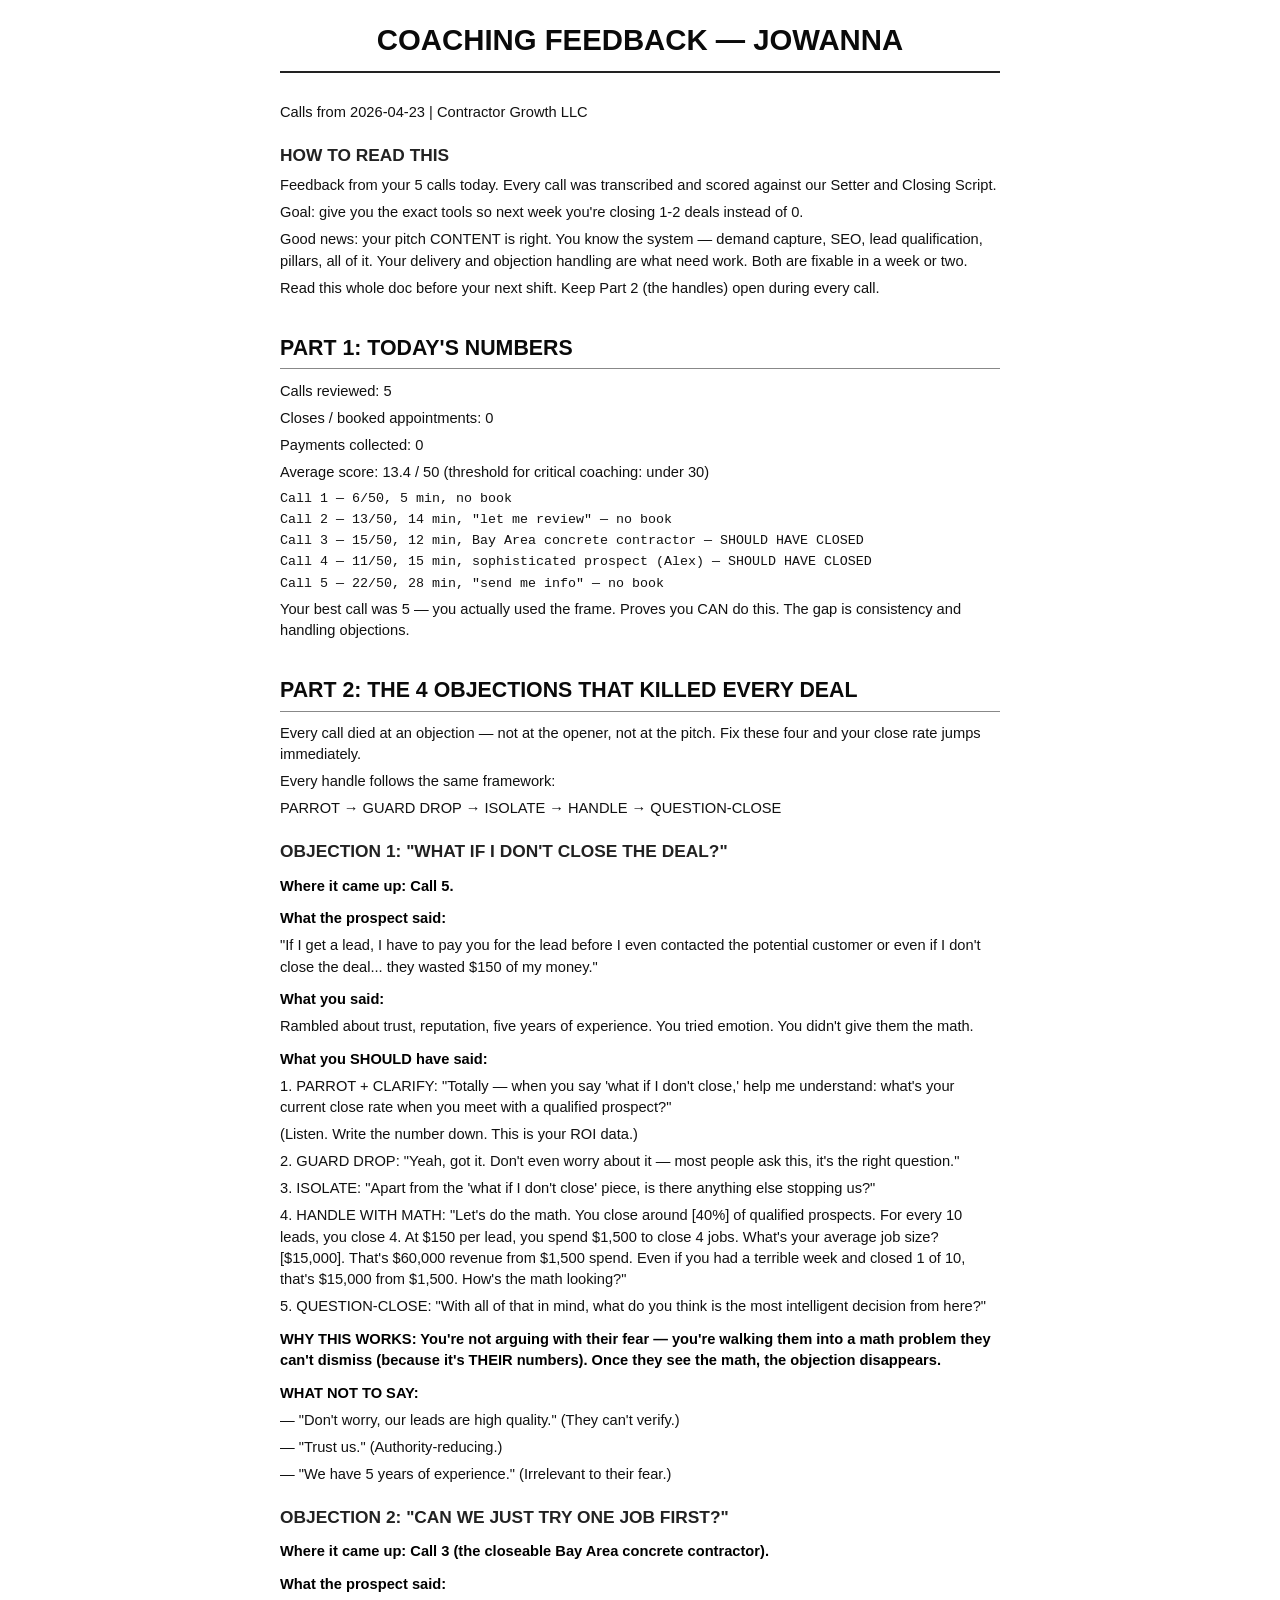
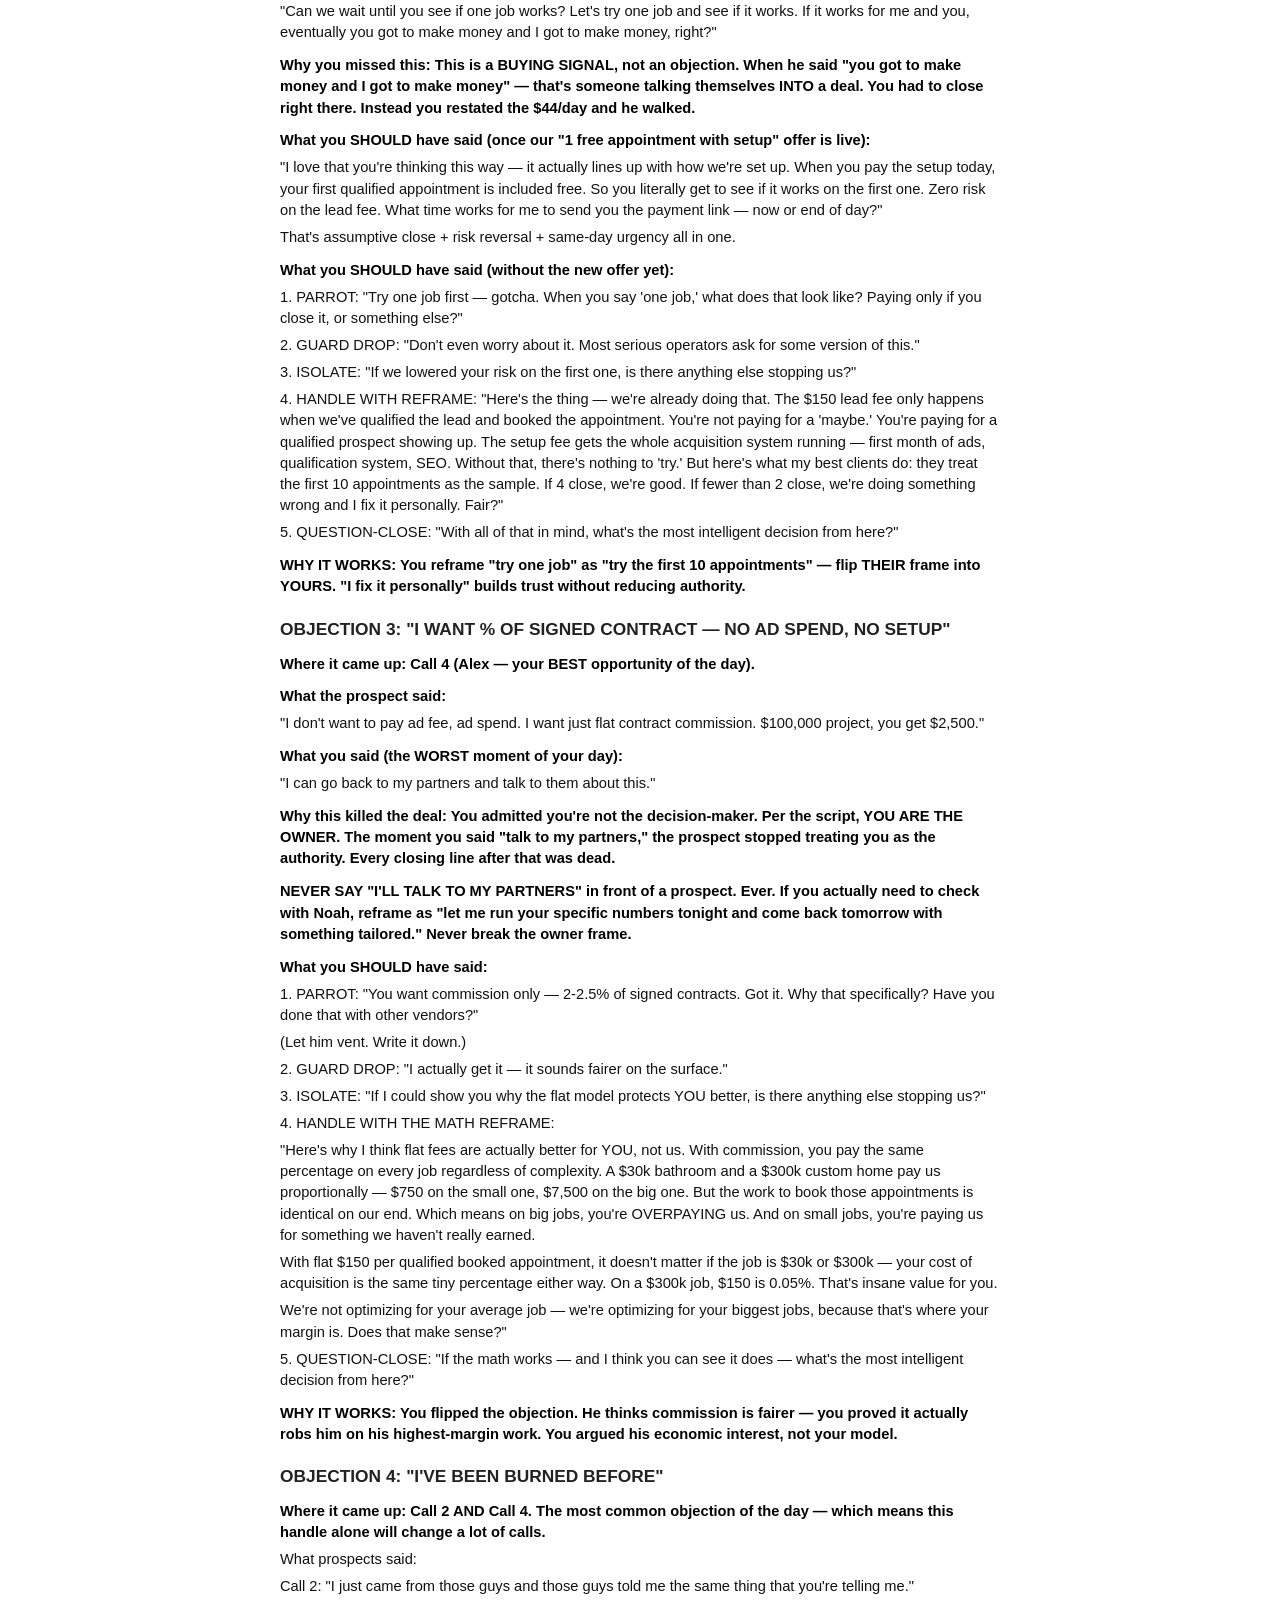
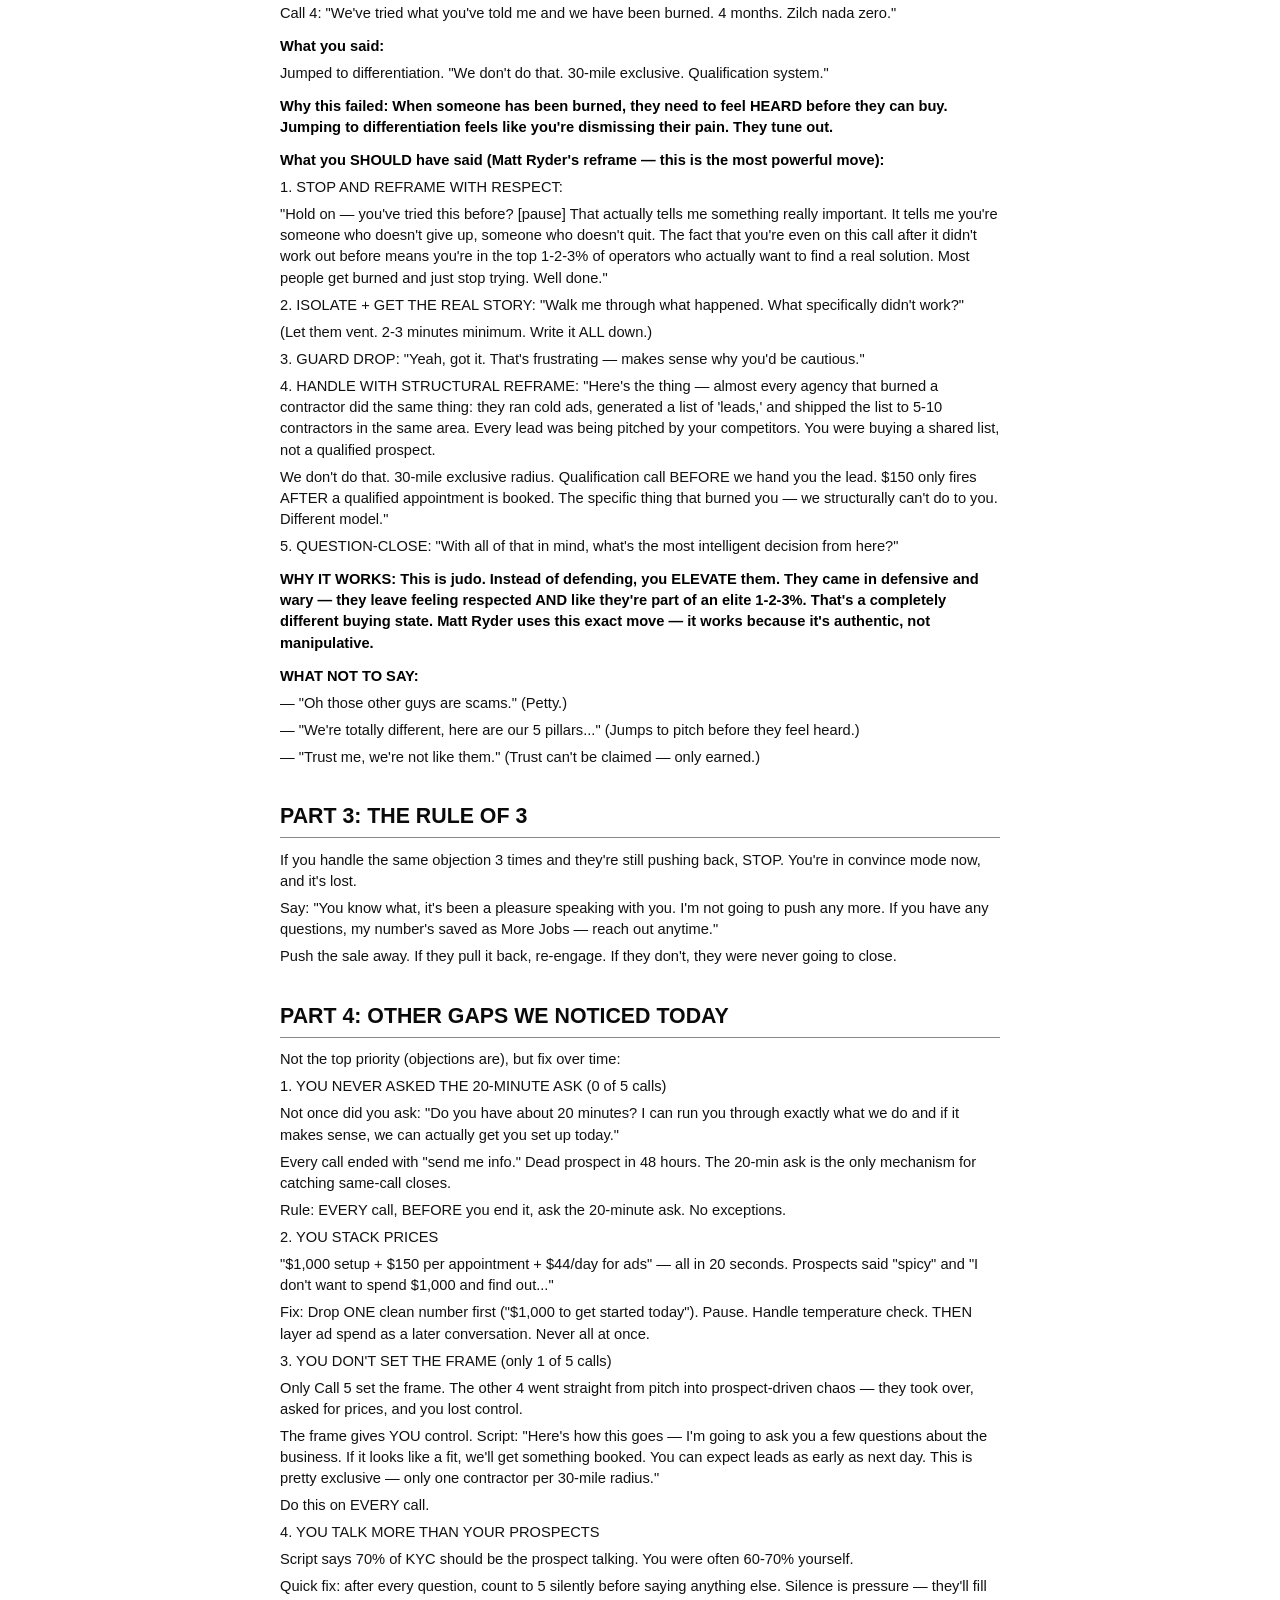
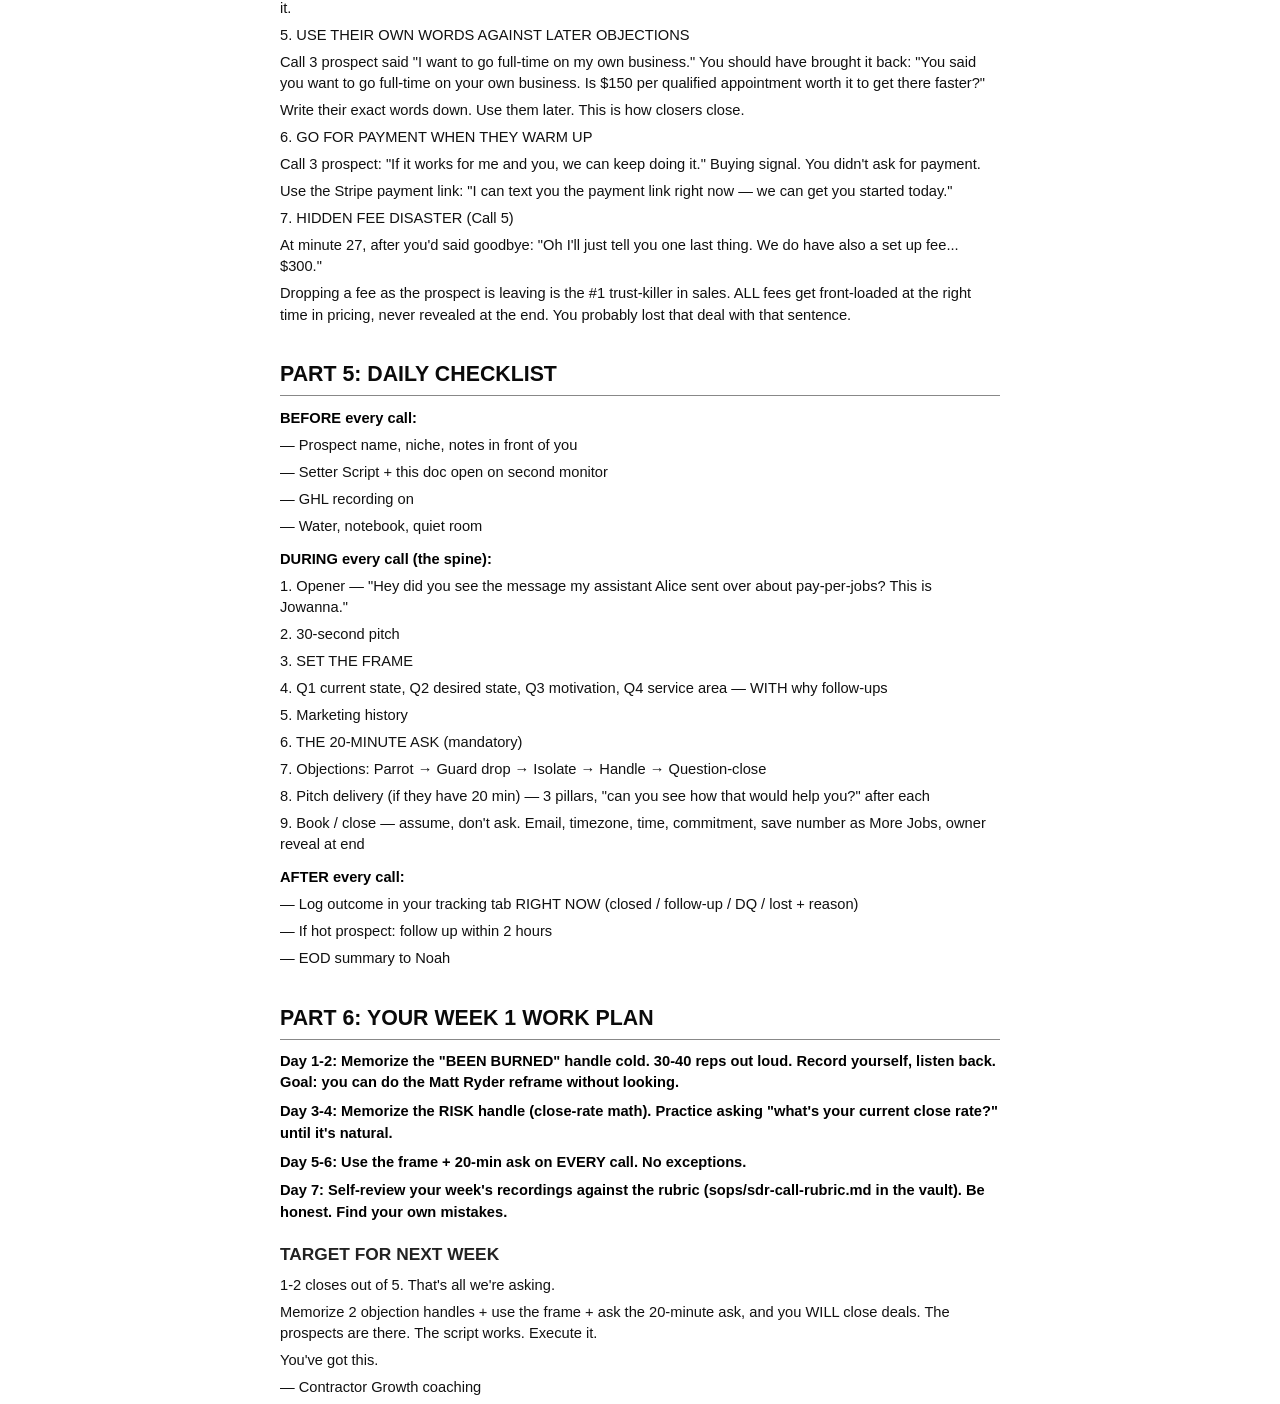
<file: business/employees/jowanna/call-recordings/2026-04-23/JOWANNA-COACHING-DOC.html>
<!DOCTYPE html>
<html><head><meta charset="utf-8"><title>Jowanna Coaching</title>
<style>
  @page { size: letter; margin: 0.5in; }
  body { font-family: -apple-system, BlinkMacSystemFont, "Helvetica Neue", sans-serif; font-size: 11pt; line-height: 1.45; color: #111; max-width: 7.5in; margin: 0 auto; }
  h1.title { font-size: 22pt; text-align: center; margin: 0.2in 0 0.3in 0; border-bottom: 2px solid #222; padding-bottom: 0.1in; }
  h1 { font-size: 16pt; margin-top: 0.35in; margin-bottom: 0.12in; color: #0a0a0a; border-bottom: 1px solid #888; padding-bottom: 0.05in; page-break-after: avoid; }
  h2 { font-size: 13pt; margin-top: 0.2in; margin-bottom: 0.08in; color: #222; page-break-after: avoid; }
  p { margin: 0.06in 0; }
  p.label { margin-top: 0.12in; margin-bottom: 0.03in; color: #333; }
  p.day { margin-top: 0.08in; }
  p.callrow { font-family: -apple-system, "SF Mono", Menlo, monospace; font-size: 10pt; margin: 0.02in 0; }
  strong { color: #000; }
</style>
</head>
<body><h1 class="title">COACHING FEEDBACK — JOWANNA</h1>
<p>Calls from 2026-04-23 | Contractor Growth LLC</p>
<h2>HOW TO READ THIS</h2>
<p>Feedback from your 5 calls today. Every call was transcribed and scored against our Setter and Closing Script.</p>
<p>Goal: give you the exact tools so next week you&#x27;re closing 1-2 deals instead of 0.</p>
<p>Good news: your pitch CONTENT is right. You know the system — demand capture, SEO, lead qualification, pillars, all of it. Your delivery and objection handling are what need work. Both are fixable in a week or two.</p>
<p>Read this whole doc before your next shift. Keep Part 2 (the handles) open during every call.</p>
<h1>PART 1: TODAY&#x27;S NUMBERS</h1>
<p>Calls reviewed: 5</p>
<p>Closes / booked appointments: 0</p>
<p>Payments collected: 0</p>
<p>Average score: 13.4 / 50 (threshold for critical coaching: under 30)</p>
<p class="callrow">Call 1 — 6/50, 5 min, no book</p>
<p class="callrow">Call 2 — 13/50, 14 min, &quot;let me review&quot; — no book</p>
<p class="callrow">Call 3 — 15/50, 12 min, Bay Area concrete contractor — SHOULD HAVE CLOSED</p>
<p class="callrow">Call 4 — 11/50, 15 min, sophisticated prospect (Alex) — SHOULD HAVE CLOSED</p>
<p class="callrow">Call 5 — 22/50, 28 min, &quot;send me info&quot; — no book</p>
<p>Your best call was 5 — you actually used the frame. Proves you CAN do this. The gap is consistency and handling objections.</p>
<h1>PART 2: THE 4 OBJECTIONS THAT KILLED EVERY DEAL</h1>
<p>Every call died at an objection — not at the opener, not at the pitch. Fix these four and your close rate jumps immediately.</p>
<p>Every handle follows the same framework:</p>
<p>PARROT → GUARD DROP → ISOLATE → HANDLE → QUESTION-CLOSE</p>
<h2>OBJECTION 1: &quot;WHAT IF I DON&#x27;T CLOSE THE DEAL?&quot;</h2>
<p class="label"><strong>Where it came up: Call 5.</strong></p>
<p class="label"><strong>What the prospect said:</strong></p>
<p>&quot;If I get a lead, I have to pay you for the lead before I even contacted the potential customer or even if I don&#x27;t close the deal... they wasted $150 of my money.&quot;</p>
<p class="label"><strong>What you said:</strong></p>
<p>Rambled about trust, reputation, five years of experience. You tried emotion. You didn&#x27;t give them the math.</p>
<p class="label"><strong>What you SHOULD have said:</strong></p>
<p>1. PARROT + CLARIFY: &quot;Totally — when you say &#x27;what if I don&#x27;t close,&#x27; help me understand: what&#x27;s your current close rate when you meet with a qualified prospect?&quot;</p>
<p>(Listen. Write the number down. This is your ROI data.)</p>
<p>2. GUARD DROP: &quot;Yeah, got it. Don&#x27;t even worry about it — most people ask this, it&#x27;s the right question.&quot;</p>
<p>3. ISOLATE: &quot;Apart from the &#x27;what if I don&#x27;t close&#x27; piece, is there anything else stopping us?&quot;</p>
<p>4. HANDLE WITH MATH: &quot;Let&#x27;s do the math. You close around [40%] of qualified prospects. For every 10 leads, you close 4. At $150 per lead, you spend $1,500 to close 4 jobs. What&#x27;s your average job size? [$15,000]. That&#x27;s $60,000 revenue from $1,500 spend. Even if you had a terrible week and closed 1 of 10, that&#x27;s $15,000 from $1,500. How&#x27;s the math looking?&quot;</p>
<p>5. QUESTION-CLOSE: &quot;With all of that in mind, what do you think is the most intelligent decision from here?&quot;</p>
<p class="label"><strong>WHY THIS WORKS: You&#x27;re not arguing with their fear — you&#x27;re walking them into a math problem they can&#x27;t dismiss (because it&#x27;s THEIR numbers). Once they see the math, the objection disappears.</strong></p>
<p class="label"><strong>WHAT NOT TO SAY:</strong></p>
<p>— &quot;Don&#x27;t worry, our leads are high quality.&quot; (They can&#x27;t verify.)</p>
<p>— &quot;Trust us.&quot; (Authority-reducing.)</p>
<p>— &quot;We have 5 years of experience.&quot; (Irrelevant to their fear.)</p>
<h2>OBJECTION 2: &quot;CAN WE JUST TRY ONE JOB FIRST?&quot;</h2>
<p class="label"><strong>Where it came up: Call 3 (the closeable Bay Area concrete contractor).</strong></p>
<p class="label"><strong>What the prospect said:</strong></p>
<p>&quot;Can we wait until you see if one job works? Let&#x27;s try one job and see if it works. If it works for me and you, eventually you got to make money and I got to make money, right?&quot;</p>
<p class="label"><strong>Why you missed this: This is a BUYING SIGNAL, not an objection. When he said &quot;you got to make money and I got to make money&quot; — that&#x27;s someone talking themselves INTO a deal. You had to close right there. Instead you restated the $44/day and he walked.</strong></p>
<p class="label"><strong>What you SHOULD have said (once our &quot;1 free appointment with setup&quot; offer is live):</strong></p>
<p>&quot;I love that you&#x27;re thinking this way — it actually lines up with how we&#x27;re set up. When you pay the setup today, your first qualified appointment is included free. So you literally get to see if it works on the first one. Zero risk on the lead fee. What time works for me to send you the payment link — now or end of day?&quot;</p>
<p>That&#x27;s assumptive close + risk reversal + same-day urgency all in one.</p>
<p class="label"><strong>What you SHOULD have said (without the new offer yet):</strong></p>
<p>1. PARROT: &quot;Try one job first — gotcha. When you say &#x27;one job,&#x27; what does that look like? Paying only if you close it, or something else?&quot;</p>
<p>2. GUARD DROP: &quot;Don&#x27;t even worry about it. Most serious operators ask for some version of this.&quot;</p>
<p>3. ISOLATE: &quot;If we lowered your risk on the first one, is there anything else stopping us?&quot;</p>
<p>4. HANDLE WITH REFRAME: &quot;Here&#x27;s the thing — we&#x27;re already doing that. The $150 lead fee only happens when we&#x27;ve qualified the lead and booked the appointment. You&#x27;re not paying for a &#x27;maybe.&#x27; You&#x27;re paying for a qualified prospect showing up. The setup fee gets the whole acquisition system running — first month of ads, qualification system, SEO. Without that, there&#x27;s nothing to &#x27;try.&#x27; But here&#x27;s what my best clients do: they treat the first 10 appointments as the sample. If 4 close, we&#x27;re good. If fewer than 2 close, we&#x27;re doing something wrong and I fix it personally. Fair?&quot;</p>
<p>5. QUESTION-CLOSE: &quot;With all of that in mind, what&#x27;s the most intelligent decision from here?&quot;</p>
<p class="label"><strong>WHY IT WORKS: You reframe &quot;try one job&quot; as &quot;try the first 10 appointments&quot; — flip THEIR frame into YOURS. &quot;I fix it personally&quot; builds trust without reducing authority.</strong></p>
<h2>OBJECTION 3: &quot;I WANT % OF SIGNED CONTRACT — NO AD SPEND, NO SETUP&quot;</h2>
<p class="label"><strong>Where it came up: Call 4 (Alex — your BEST opportunity of the day).</strong></p>
<p class="label"><strong>What the prospect said:</strong></p>
<p>&quot;I don&#x27;t want to pay ad fee, ad spend. I want just flat contract commission. $100,000 project, you get $2,500.&quot;</p>
<p class="label"><strong>What you said (the WORST moment of your day):</strong></p>
<p>&quot;I can go back to my partners and talk to them about this.&quot;</p>
<p class="label"><strong>Why this killed the deal: You admitted you&#x27;re not the decision-maker. Per the script, YOU ARE THE OWNER. The moment you said &quot;talk to my partners,&quot; the prospect stopped treating you as the authority. Every closing line after that was dead.</strong></p>
<p class="label"><strong>NEVER SAY &quot;I&#x27;LL TALK TO MY PARTNERS&quot; in front of a prospect. Ever. If you actually need to check with Noah, reframe as &quot;let me run your specific numbers tonight and come back tomorrow with something tailored.&quot; Never break the owner frame.</strong></p>
<p class="label"><strong>What you SHOULD have said:</strong></p>
<p>1. PARROT: &quot;You want commission only — 2-2.5% of signed contracts. Got it. Why that specifically? Have you done that with other vendors?&quot;</p>
<p>(Let him vent. Write it down.)</p>
<p>2. GUARD DROP: &quot;I actually get it — it sounds fairer on the surface.&quot;</p>
<p>3. ISOLATE: &quot;If I could show you why the flat model protects YOU better, is there anything else stopping us?&quot;</p>
<p>4. HANDLE WITH THE MATH REFRAME:</p>
<p>&quot;Here&#x27;s why I think flat fees are actually better for YOU, not us. With commission, you pay the same percentage on every job regardless of complexity. A $30k bathroom and a $300k custom home pay us proportionally — $750 on the small one, $7,500 on the big one. But the work to book those appointments is identical on our end. Which means on big jobs, you&#x27;re OVERPAYING us. And on small jobs, you&#x27;re paying us for something we haven&#x27;t really earned.</p>
<p>With flat $150 per qualified booked appointment, it doesn&#x27;t matter if the job is $30k or $300k — your cost of acquisition is the same tiny percentage either way. On a $300k job, $150 is 0.05%. That&#x27;s insane value for you.</p>
<p>We&#x27;re not optimizing for your average job — we&#x27;re optimizing for your biggest jobs, because that&#x27;s where your margin is. Does that make sense?&quot;</p>
<p>5. QUESTION-CLOSE: &quot;If the math works — and I think you can see it does — what&#x27;s the most intelligent decision from here?&quot;</p>
<p class="label"><strong>WHY IT WORKS: You flipped the objection. He thinks commission is fairer — you proved it actually robs him on his highest-margin work. You argued his economic interest, not your model.</strong></p>
<h2>OBJECTION 4: &quot;I&#x27;VE BEEN BURNED BEFORE&quot;</h2>
<p class="label"><strong>Where it came up: Call 2 AND Call 4. The most common objection of the day — which means this handle alone will change a lot of calls.</strong></p>
<p>What prospects said:</p>
<p>Call 2: &quot;I just came from those guys and those guys told me the same thing that you&#x27;re telling me.&quot;</p>
<p>Call 4: &quot;We&#x27;ve tried what you&#x27;ve told me and we have been burned. 4 months. Zilch nada zero.&quot;</p>
<p class="label"><strong>What you said:</strong></p>
<p>Jumped to differentiation. &quot;We don&#x27;t do that. 30-mile exclusive. Qualification system.&quot;</p>
<p class="label"><strong>Why this failed: When someone has been burned, they need to feel HEARD before they can buy. Jumping to differentiation feels like you&#x27;re dismissing their pain. They tune out.</strong></p>
<p class="label"><strong>What you SHOULD have said (Matt Ryder&#x27;s reframe — this is the most powerful move):</strong></p>
<p>1. STOP AND REFRAME WITH RESPECT:</p>
<p>&quot;Hold on — you&#x27;ve tried this before? [pause] That actually tells me something really important. It tells me you&#x27;re someone who doesn&#x27;t give up, someone who doesn&#x27;t quit. The fact that you&#x27;re even on this call after it didn&#x27;t work out before means you&#x27;re in the top 1-2-3% of operators who actually want to find a real solution. Most people get burned and just stop trying. Well done.&quot;</p>
<p>2. ISOLATE + GET THE REAL STORY: &quot;Walk me through what happened. What specifically didn&#x27;t work?&quot;</p>
<p>(Let them vent. 2-3 minutes minimum. Write it ALL down.)</p>
<p>3. GUARD DROP: &quot;Yeah, got it. That&#x27;s frustrating — makes sense why you&#x27;d be cautious.&quot;</p>
<p>4. HANDLE WITH STRUCTURAL REFRAME: &quot;Here&#x27;s the thing — almost every agency that burned a contractor did the same thing: they ran cold ads, generated a list of &#x27;leads,&#x27; and shipped the list to 5-10 contractors in the same area. Every lead was being pitched by your competitors. You were buying a shared list, not a qualified prospect.</p>
<p>We don&#x27;t do that. 30-mile exclusive radius. Qualification call BEFORE we hand you the lead. $150 only fires AFTER a qualified appointment is booked. The specific thing that burned you — we structurally can&#x27;t do to you. Different model.&quot;</p>
<p>5. QUESTION-CLOSE: &quot;With all of that in mind, what&#x27;s the most intelligent decision from here?&quot;</p>
<p class="label"><strong>WHY IT WORKS: This is judo. Instead of defending, you ELEVATE them. They came in defensive and wary — they leave feeling respected AND like they&#x27;re part of an elite 1-2-3%. That&#x27;s a completely different buying state. Matt Ryder uses this exact move — it works because it&#x27;s authentic, not manipulative.</strong></p>
<p class="label"><strong>WHAT NOT TO SAY:</strong></p>
<p>— &quot;Oh those other guys are scams.&quot; (Petty.)</p>
<p>— &quot;We&#x27;re totally different, here are our 5 pillars...&quot; (Jumps to pitch before they feel heard.)</p>
<p>— &quot;Trust me, we&#x27;re not like them.&quot; (Trust can&#x27;t be claimed — only earned.)</p>
<h1>PART 3: THE RULE OF 3</h1>
<p>If you handle the same objection 3 times and they&#x27;re still pushing back, STOP. You&#x27;re in convince mode now, and it&#x27;s lost.</p>
<p>Say: &quot;You know what, it&#x27;s been a pleasure speaking with you. I&#x27;m not going to push any more. If you have any questions, my number&#x27;s saved as More Jobs — reach out anytime.&quot;</p>
<p>Push the sale away. If they pull it back, re-engage. If they don&#x27;t, they were never going to close.</p>
<h1>PART 4: OTHER GAPS WE NOTICED TODAY</h1>
<p>Not the top priority (objections are), but fix over time:</p>
<p>1. YOU NEVER ASKED THE 20-MINUTE ASK (0 of 5 calls)</p>
<p>Not once did you ask: &quot;Do you have about 20 minutes? I can run you through exactly what we do and if it makes sense, we can actually get you set up today.&quot;</p>
<p>Every call ended with &quot;send me info.&quot; Dead prospect in 48 hours. The 20-min ask is the only mechanism for catching same-call closes.</p>
<p>Rule: EVERY call, BEFORE you end it, ask the 20-minute ask. No exceptions.</p>
<p>2. YOU STACK PRICES</p>
<p>&quot;$1,000 setup + $150 per appointment + $44/day for ads&quot; — all in 20 seconds. Prospects said &quot;spicy&quot; and &quot;I don&#x27;t want to spend $1,000 and find out...&quot;</p>
<p>Fix: Drop ONE clean number first (&quot;$1,000 to get started today&quot;). Pause. Handle temperature check. THEN layer ad spend as a later conversation. Never all at once.</p>
<p>3. YOU DON&#x27;T SET THE FRAME (only 1 of 5 calls)</p>
<p>Only Call 5 set the frame. The other 4 went straight from pitch into prospect-driven chaos — they took over, asked for prices, and you lost control.</p>
<p>The frame gives YOU control. Script: &quot;Here&#x27;s how this goes — I&#x27;m going to ask you a few questions about the business. If it looks like a fit, we&#x27;ll get something booked. You can expect leads as early as next day. This is pretty exclusive — only one contractor per 30-mile radius.&quot;</p>
<p>Do this on EVERY call.</p>
<p>4. YOU TALK MORE THAN YOUR PROSPECTS</p>
<p>Script says 70% of KYC should be the prospect talking. You were often 60-70% yourself.</p>
<p>Quick fix: after every question, count to 5 silently before saying anything else. Silence is pressure — they&#x27;ll fill it.</p>
<p>5. USE THEIR OWN WORDS AGAINST LATER OBJECTIONS</p>
<p>Call 3 prospect said &quot;I want to go full-time on my own business.&quot; You should have brought it back: &quot;You said you want to go full-time on your own business. Is $150 per qualified appointment worth it to get there faster?&quot;</p>
<p>Write their exact words down. Use them later. This is how closers close.</p>
<p>6. GO FOR PAYMENT WHEN THEY WARM UP</p>
<p>Call 3 prospect: &quot;If it works for me and you, we can keep doing it.&quot; Buying signal. You didn&#x27;t ask for payment.</p>
<p>Use the Stripe payment link: &quot;I can text you the payment link right now — we can get you started today.&quot;</p>
<p>7. HIDDEN FEE DISASTER (Call 5)</p>
<p>At minute 27, after you&#x27;d said goodbye: &quot;Oh I&#x27;ll just tell you one last thing. We do have also a set up fee... $300.&quot;</p>
<p>Dropping a fee as the prospect is leaving is the #1 trust-killer in sales. ALL fees get front-loaded at the right time in pricing, never revealed at the end. You probably lost that deal with that sentence.</p>
<h1>PART 5: DAILY CHECKLIST</h1>
<p class="label"><strong>BEFORE every call:</strong></p>
<p>— Prospect name, niche, notes in front of you</p>
<p>— Setter Script + this doc open on second monitor</p>
<p>— GHL recording on</p>
<p>— Water, notebook, quiet room</p>
<p class="label"><strong>DURING every call (the spine):</strong></p>
<p>1. Opener — &quot;Hey did you see the message my assistant Alice sent over about pay-per-jobs? This is Jowanna.&quot;</p>
<p>2. 30-second pitch</p>
<p>3. SET THE FRAME</p>
<p>4. Q1 current state, Q2 desired state, Q3 motivation, Q4 service area — WITH why follow-ups</p>
<p>5. Marketing history</p>
<p>6. THE 20-MINUTE ASK (mandatory)</p>
<p>7. Objections: Parrot → Guard drop → Isolate → Handle → Question-close</p>
<p>8. Pitch delivery (if they have 20 min) — 3 pillars, &quot;can you see how that would help you?&quot; after each</p>
<p>9. Book / close — assume, don&#x27;t ask. Email, timezone, time, commitment, save number as More Jobs, owner reveal at end</p>
<p class="label"><strong>AFTER every call:</strong></p>
<p>— Log outcome in your tracking tab RIGHT NOW (closed / follow-up / DQ / lost + reason)</p>
<p>— If hot prospect: follow up within 2 hours</p>
<p>— EOD summary to Noah</p>
<h1>PART 6: YOUR WEEK 1 WORK PLAN</h1>
<p class="day"><strong>Day 1-2: Memorize the &quot;BEEN BURNED&quot; handle cold. 30-40 reps out loud. Record yourself, listen back. Goal: you can do the Matt Ryder reframe without looking.</strong></p>
<p class="day"><strong>Day 3-4: Memorize the RISK handle (close-rate math). Practice asking &quot;what&#x27;s your current close rate?&quot; until it&#x27;s natural.</strong></p>
<p class="day"><strong>Day 5-6: Use the frame + 20-min ask on EVERY call. No exceptions.</strong></p>
<p class="day"><strong>Day 7: Self-review your week&#x27;s recordings against the rubric (sops/sdr-call-rubric.md in the vault). Be honest. Find your own mistakes.</strong></p>
<h2>TARGET FOR NEXT WEEK</h2>
<p>1-2 closes out of 5. That&#x27;s all we&#x27;re asking.</p>
<p>Memorize 2 objection handles + use the frame + ask the 20-minute ask, and you WILL close deals. The prospects are there. The script works. Execute it.</p>
<p>You&#x27;ve got this.</p>
<p>— Contractor Growth coaching</p></body></html>
</file>
<file: business/gerryk-website/styles.css>
/* Gerryk — Light theme, dark green + bright green, Montserrat-inspired */

:root {
  --dark-green: #004225;
  --dark-green-deep: #002E1A;
  --bright-green: #28A745;
  --bright-green-hover: #1F8A38;

  /* Backward-compat aliases (used in legacy markup) */
  --primary: #004225;
  --primary-soft: #28A745;
  --primary-deep: #002E1A;
  --accent: #28A745;

  --bg: #FFFFFF;
  --bg-alt: #F7F8F5;
  --bg-deep: #EEF1EB;
  --panel: #FFFFFF;

  --ink: #0F1A14;
  --ink-soft: #3E4A42;
  --ink-mute: #6D7A72;

  --line: #E2E7E1;
  --line-bright: #CBD3CA;

  --radius: 6px;
  --radius-lg: 14px;
  --container: 1240px;

  --shadow-sm: 0 1px 3px rgba(10,30,20,0.06);
  --shadow: 0 6px 24px -6px rgba(10,30,20,0.10), 0 2px 6px rgba(10,30,20,0.04);
  --shadow-lg: 0 30px 60px -20px rgba(10,30,20,0.18);
}

/* Legacy theme attributes — all map to light theme now */
[data-theme="charcoal"], [data-theme="midnight"] { /* no-op */ }

* { box-sizing: border-box; margin: 0; padding: 0; }

html { scroll-behavior: smooth; }

body {
  font-family: 'Montserrat', system-ui, -apple-system, 'Segoe UI', sans-serif;
  background: var(--bg);
  color: var(--ink);
  font-size: 16px;
  line-height: 1.6;
  -webkit-font-smoothing: antialiased;
  text-rendering: optimizeLegibility;
}

img, svg { display: block; max-width: 100%; }
a { color: inherit; text-decoration: none; }
ul { list-style: none; }
button { cursor: pointer; font-family: inherit; border: none; background: none; color: inherit; }

.container { max-width: var(--container); margin: 0 auto; padding: 0 28px; }

.accent { color: var(--bright-green); }

/* ---------- Top bar (thin utility bar) ---------- */
.topbar {
  background: var(--dark-green);
  color: #F4F7F2;
  font-size: 12.5px;
  font-weight: 500;
  letter-spacing: 0.02em;
}
.topbar-inner {
  display: flex;
  justify-content: space-between;
  align-items: center;
  height: 40px;
  gap: 20px;
}
.topbar-left, .topbar-right {
  display: flex;
  align-items: center;
  gap: 20px;
}
.topbar-item {
  display: inline-flex;
  align-items: center;
  gap: 8px;
  color: #DCE6DE;
}
.topbar-item svg { opacity: 0.85; flex-shrink: 0; }
.topbar-socials {
  display: inline-flex;
  gap: 4px;
}
.topbar-socials a {
  width: 26px; height: 26px;
  display: grid;
  place-items: center;
  border-radius: 50%;
  background: rgba(255,255,255,0.08);
  color: #F4F7F2;
  transition: background .15s;
}
.topbar-socials a:hover { background: var(--bright-green); }

/* ---------- Header ---------- */
.header {
  position: sticky; top: 0; z-index: 200;
  background: #FFFFFF;
  border-bottom: 1px solid var(--line);
}
.header-inner {
  display: flex; align-items: center; justify-content: space-between;
  height: 88px;
  gap: 32px;
}
.logo {
  display: inline-flex;
  align-items: center;
  flex-shrink: 0;
  color: var(--dark-green);
  text-decoration: none;
}
.logo-badge { line-height: 0; }
.logo-badge .logo-svg {
  width: 68px;
  height: 68px;
  display: block;
  transition: transform .35s ease;
}
.logo-badge:hover .logo-svg { transform: rotate(-4deg) scale(1.04); }
.footer .logo-badge .logo-svg { width: 104px; height: 104px; }

/* Nav */
.nav {
  display: flex;
  align-items: center;
  gap: 32px;
  margin-left: auto;
}
.nav > a,
.nav .nav-item > a {
  font-size: 14px;
  font-weight: 600;
  color: var(--ink);
  position: relative;
  padding: 6px 0;
  transition: color .15s;
  display: inline-flex;
  align-items: center;
  gap: 6px;
  white-space: nowrap;
}
.nav > a:hover, .nav .nav-item > a:hover { color: var(--bright-green); }
.nav > a.active, .nav .nav-item > a.active { color: var(--dark-green); }
.nav > a.active::after, .nav .nav-item > a.active::after {
  content: ''; position: absolute; left: 0; right: 0; bottom: -4px;
  height: 2px; background: var(--bright-green);
}
.nav-caret { opacity: 0.6; transition: transform .2s ease; }

/* Dropdown */
.nav-item { position: relative; }
.nav-item.has-menu > a { cursor: default; }
.nav-dropdown {
  position: absolute;
  top: 100%;
  left: 50%;
  transform: translate(-50%, 8px);
  min-width: 320px;
  padding-top: 14px;
  opacity: 0;
  pointer-events: none;
  transition: opacity .18s ease, transform .18s ease;
  z-index: 100;
}
.nav-item:hover .nav-dropdown,
.nav-item:focus-within .nav-dropdown {
  opacity: 1;
  pointer-events: auto;
  transform: translate(-50%, 0);
}
.nav-item:hover .nav-caret { transform: rotate(180deg); }
.nav-dropdown-inner {
  background: #FFFFFF;
  border: 1px solid var(--line);
  border-radius: var(--radius);
  padding: 12px 10px;
  box-shadow: var(--shadow-lg);
  position: relative;
}
.nav-dropdown-inner::before {
  content: '';
  position: absolute;
  top: -6px;
  left: 50%;
  transform: translateX(-50%) rotate(45deg);
  width: 10px; height: 10px;
  background: #FFFFFF;
  border-top: 1px solid var(--line);
  border-left: 1px solid var(--line);
}
.nav-dropdown-label {
  display: none;
}
.nav-dropdown-grid {
  display: flex;
  flex-direction: column;
}
.nav-dropdown-grid a {
  display: block;
  padding: 10px 14px;
  font-size: 14px;
  font-weight: 500;
  color: var(--ink-soft);
  border-radius: 4px;
  transition: all .15s;
}
.nav-dropdown-grid a:hover {
  background: var(--bg-alt);
  color: var(--dark-green);
}

.header-cta {
  display: flex; align-items: center; gap: 20px;
  flex-shrink: 0;
}

/* ---------- Buttons ---------- */
.btn {
  display: inline-flex; align-items: center; gap: 8px;
  padding: 14px 26px;
  font-size: 14px;
  font-weight: 700;
  border-radius: 4px;
  transition: all .2s ease;
  border: 2px solid transparent;
  white-space: nowrap;
  letter-spacing: 0.02em;
  cursor: pointer;
}
.btn-primary {
  background: var(--dark-green);
  color: #fff;
}
.btn-primary:hover {
  background: var(--dark-green-deep);
  transform: translateY(-1px);
  box-shadow: 0 8px 20px -8px rgba(0,66,37,0.5);
}
.btn-dark {
  background: var(--dark-green);
  color: #fff;
}
.btn-dark:hover {
  background: var(--dark-green-deep);
}
.btn-ghost {
  background: transparent;
  color: var(--dark-green);
  border-color: var(--line-bright);
}
.btn-ghost:hover { border-color: var(--dark-green); color: var(--dark-green); }
.btn-outline-light {
  background: transparent;
  color: #fff;
  border-color: rgba(255,255,255,0.35);
}
.btn-outline-light:hover { border-color: #fff; background: rgba(255,255,255,0.08); }


/* ---------- Hero: full-bleed photo, text overlay, floating stats ---------- */
.hero-ref {
  position: relative;
  isolation: isolate;
  overflow: hidden;
  background: #000;
  min-height: 640px;
}
.hero-ref-bg {
  position: absolute;
  inset: 0;
  width: 100%;
  height: 100%;
  object-fit: cover;
  object-position: center;
  z-index: 0;
}
.hero-ref-shade {
  position: absolute;
  inset: 0;
  background:
    linear-gradient(90deg, rgba(0,0,0,0.62) 0%, rgba(0,0,0,0.38) 40%, rgba(0,0,0,0.15) 70%, rgba(0,0,0,0.0) 100%),
    linear-gradient(180deg, rgba(0,0,0,0) 40%, rgba(0,0,0,0.35) 100%);
  z-index: 1;
}
.hero-ref-inner {
  position: relative;
  z-index: 2;
  display: grid;
  grid-template-columns: minmax(0, 1fr) minmax(0, 300px);
  gap: 48px;
  align-items: end;
  min-height: 640px;
  padding: 80px 0 0;
}
.hero-ref-text {
  max-width: 640px;
  color: #fff;
  padding-bottom: 20px;
}
.hero-ref-eyebrow {
  font-size: 12px;
  font-weight: 700;
  letter-spacing: 0.18em;
  color: var(--bright-green);
  margin-bottom: 20px;
  text-transform: uppercase;
}
.hero-ref-text h1 {
  font-family: inherit;
  font-weight: 800;
  font-size: clamp(42px, 5.6vw, 72px);
  line-height: 1.0;
  letter-spacing: -0.025em;
  color: #fff;
  margin: 0 0 24px;
  text-wrap: balance;
}
.hero-ref-text p {
  font-size: 14px;
  line-height: 1.6;
  color: rgba(255,255,255,0.88);
  margin: 0 0 28px;
  max-width: 520px;
}
.hero-ref-cta {
  display: inline-flex;
  align-items: center;
  gap: 8px;
  padding: 14px 26px;
  font-size: 14px;
  font-weight: 700;
  background: var(--bright-green);
  color: #fff;
  border-radius: 4px;
  letter-spacing: 0.02em;
  transition: all .2s ease;
}
.hero-ref-cta:hover {
  background: var(--bright-green-hover);
  transform: translateY(-1px);
  box-shadow: 0 8px 20px -8px rgba(40,167,69,0.5);
}

.hero-ref-stats {
  align-self: end;
  background: #fff;
  color: var(--ink);
  border-radius: 4px 4px 0 0;
  padding: 32px 28px;
  display: flex;
  flex-direction: column;
  gap: 24px;
  box-shadow: 0 -10px 40px -10px rgba(0,0,0,0.35);
  min-width: 240px;
  margin-bottom: 0;
}
.hero-ref-stat .num {
  font-size: 38px;
  font-weight: 800;
  color: var(--bright-green);
  letter-spacing: -0.02em;
  line-height: 1;
  margin-bottom: 6px;
}
.hero-ref-stat .lbl {
  font-size: 13px;
  line-height: 1.3;
  color: var(--ink-soft);
  font-weight: 500;
}

@media (max-width: 960px) {
  .hero-ref { min-height: 0; }
  .hero-ref-inner {
    grid-template-columns: 1fr;
    gap: 24px;
    padding: 60px 0 40px;
    min-height: 0;
  }
  .hero-ref-stats { margin-bottom: 0; min-width: 0; }
}


/* ---------- Hero: split (image top, dark cut bar, then content) ---------- */
.hero-split {
  position: relative;
  background: #fff;
  padding-bottom: 40px;
}
.hero-split-image {
  position: relative;
  min-height: 560px;
  background-size: cover;
  background-position: center;
  color: #fff;
  isolation: isolate;
  display: flex;
  align-items: center;
}
.hero-split-image::after {
  content: '';
  position: absolute;
  inset: 0;
  background: linear-gradient(100deg,
    rgba(0,20,10,0.85) 0%,
    rgba(0,30,16,0.70) 40%,
    rgba(0,30,16,0.30) 80%,
    rgba(0,30,16,0.15) 100%);
  z-index: 1;
}
.hero-split-text {
  position: relative;
  z-index: 2;
  padding: 110px 0 140px;
  max-width: 720px;
  color: #fff;
}
.hero-split-text .hero-eyebrow {
  display: inline-block;
  font-size: 12px;
  font-weight: 700;
  letter-spacing: 0.22em;
  text-transform: uppercase;
  color: var(--bright-green);
  margin-bottom: 20px;
}
.hero-split-text h1,
.hero-split-text h1 span {
  font-weight: 800;
  font-size: clamp(40px, 5.5vw, 68px);
  line-height: 1.05;
  letter-spacing: -0.02em;
  margin-bottom: 22px;
  text-wrap: pretty;
  color: #fff;
}
.hero-split-text h1 .accent { color: var(--bright-green); }
.hero-split-text .hero-lede {
  font-size: 17px;
  line-height: 1.65;
  color: rgba(255,255,255,0.90);
  max-width: 580px;
}

/* the cut bar sits overlapping the bottom of the image */
.hero-cut {
  position: relative;
  margin-top: -72px;
  z-index: 3;
}
.hero-cut-inner {
  display: flex;
  align-items: center;
  gap: 0;
  flex-wrap: nowrap;
}
.hero-cut-dark {
  background: #0F1A14;
  color: #fff;
  display: flex;
  align-items: center;
  padding: 0 32px;
  min-height: 104px;
  gap: 28px;
  flex: 1 1 auto;
  min-width: 0;
}
.hero-cut-cta { padding: 14px 32px; font-size: 14px; flex-shrink: 0; }
.hero-cut-link {
  color: #fff;
  font-size: 13px;
  font-weight: 700;
  letter-spacing: 0.14em;
  text-transform: uppercase;
  white-space: nowrap;
  transition: color .15s;
}
.hero-cut-link:hover { color: var(--bright-green); }

.hero-cut-stats {
  display: flex;
  gap: 40px;
  padding: 0 0 0 48px;
  align-items: center;
  flex-shrink: 0;
  min-height: 104px;
  background: #fff;
}
.hero-cut-stat .num {
  font-size: 30px;
  font-weight: 800;
  color: var(--ink);
  letter-spacing: -0.02em;
  line-height: 1;
  white-space: nowrap;
}
.hero-cut-stat .num .accent { color: var(--bright-green); }
.hero-cut-stat .lbl {
  font-size: 13px;
  font-weight: 500;
  color: var(--ink-soft);
  line-height: 1.3;
  margin-top: 6px;
}

@media (max-width: 960px) {
  .hero-split-text { padding: 80px 0 120px; }
  .hero-cut-inner { flex-wrap: wrap; }
  .hero-cut-dark { min-width: 100%; }
  .hero-cut-stats {
    padding: 24px 0 0;
    width: 100%;
    justify-content: space-between;
    min-height: 0;
    gap: 16px;
  }
  .hero-cut-stat .num { font-size: 26px; }
  .hero-cut-stat .lbl { font-size: 12px; }
}

/* Legacy hero keeps working for subpages if referenced */
.hero {
  position: relative;
  min-height: 640px;
  display: flex;
  align-items: center;
  overflow: hidden;
  color: #fff;
  isolation: isolate;
}

/* Legacy hero keeps working for subpages if referenced */
.hero {
  position: relative;
  min-height: 640px;
  display: flex;
  align-items: center;
  overflow: hidden;
  color: #fff;
  isolation: isolate;
}
.hero-bg {
  position: absolute; inset: 0;
  z-index: -2;
  background-size: cover;
  background-position: center;
}
.hero-bg::after {
  content: '';
  position: absolute; inset: 0;
  background: linear-gradient(100deg,
    rgba(0,30,15,0.88) 0%,
    rgba(0,46,26,0.78) 40%,
    rgba(0,46,26,0.45) 70%,
    rgba(0,46,26,0.30) 100%);
  z-index: 1;
}
.hero-inner {
  position: relative;
  z-index: 2;
  padding: 100px 0;
  max-width: 720px;
}
.hero-eyebrow {
  display: inline-block;
  font-size: 12px;
  font-weight: 700;
  letter-spacing: 0.18em;
  text-transform: uppercase;
  color: var(--bright-green);
  margin-bottom: 20px;
}
.hero h1 {
  font-weight: 800;
  font-size: clamp(44px, 6vw, 76px);
  line-height: 1.04;
  letter-spacing: -0.02em;
  margin-bottom: 24px;
  text-wrap: pretty;
}
.hero h1 .accent { color: var(--bright-green); }
.hero-lede {
  font-size: 17px;
  line-height: 1.65;
  color: rgba(255,255,255,0.88);
  margin-bottom: 32px;
  max-width: 580px;
}
.hero-ctas { display: flex; gap: 12px; flex-wrap: wrap; }
.hero-stats {
  margin-top: 64px;
  display: flex;
  gap: 48px;
  flex-wrap: wrap;
}
.hero-stat {
  display: flex;
  align-items: baseline;
  gap: 10px;
  color: rgba(255,255,255,0.92);
}
.hero-stat .num {
  font-size: 36px;
  font-weight: 800;
  color: var(--bright-green);
  letter-spacing: -0.02em;
  line-height: 1;
}
.hero-stat .lbl {
  font-size: 13px;
  font-weight: 500;
  color: rgba(255,255,255,0.75);
}

/* ---------- Section general ---------- */
section { padding: 110px 0; }
.section-eyebrow {
  display: inline-block;
  font-size: 12px;
  font-weight: 700;
  letter-spacing: 0.2em;
  text-transform: uppercase;
  color: var(--bright-green);
  margin-bottom: 12px;
}
.section-head {
  max-width: 860px;
  margin: 0 auto 56px;
  text-align: center;
}
.section-head.left { margin-left: 0; text-align: left; }
.section-head h2 {
  font-weight: 800;
  font-size: clamp(36px, 4.5vw, 56px);
  line-height: 1.08;
  letter-spacing: -0.02em;
  color: var(--dark-green);
  margin-bottom: 20px;
  text-wrap: balance;
}
.section-head h2 .accent { color: var(--bright-green); }
.section-head p {
  color: var(--ink-soft);
  font-size: 17px;
  line-height: 1.65;
}

/* ---------- Summary cards (4-up under hero) — flat, borderless ---------- */
.summary-cards {
  padding: 100px 0 80px;
}
.summary-grid {
  display: grid;
  grid-template-columns: repeat(4, 1fr);
  gap: 48px;
}
.summary-card {
  background: transparent;
  border: none;
  padding: 0 8px;
  transition: transform .2s ease;
  display: flex;
  flex-direction: column;
  gap: 14px;
}
.summary-card:hover {
  transform: translateY(-2px);
}
.summary-icon {
  width: auto; height: auto;
  background: transparent;
  color: var(--dark-green);
  display: block;
  margin-bottom: 8px;
}
.summary-card h3 {
  font-size: 19px;
  font-weight: 700;
  color: var(--ink);
  letter-spacing: -0.01em;
  line-height: 1.25;
}
.summary-card p {
  font-size: 14.5px;
  color: var(--ink-soft);
  line-height: 1.55;
}

/* ---------- Story / about split ---------- */
.story {
  background: var(--bg-alt);
}
.story-grid {
  display: grid;
  grid-template-columns: 0.9fr 1.1fr;
  gap: 72px;
  align-items: center;
}
.story-art-stack {
  display: grid;
  grid-template-rows: 1fr 1fr auto;
  gap: 16px;
  position: relative;
}
.story-art {
  position: relative;
  border-radius: var(--radius-lg);
  overflow: hidden;
  box-shadow: var(--shadow);
}
.story-art-top { aspect-ratio: 5 / 3; }
.story-art-bot { aspect-ratio: 5 / 3; }
.story-art img {
  width: 100%; height: 100%;
  object-fit: cover;
}
.story-banner {
  background: var(--bright-green);
  color: #fff;
  padding: 20px 28px;
  border-radius: var(--radius);
  display: flex;
  align-items: baseline;
  gap: 18px;
  box-shadow: var(--shadow);
}
.story-banner .big {
  font-size: 30px;
  font-weight: 800;
  letter-spacing: -0.02em;
  line-height: 1;
}
.story-banner .sm {
  font-size: 13px;
  font-weight: 600;
  letter-spacing: 0.08em;
  text-transform: uppercase;
}
.story-body .section-eyebrow { margin-bottom: 10px; }
.story-body h2 {
  font-weight: 800;
  font-size: clamp(30px, 3.5vw, 44px);
  line-height: 1.12;
  letter-spacing: -0.02em;
  color: var(--dark-green);
  margin-bottom: 24px;
  text-wrap: pretty;
}
.story-body p {
  color: var(--ink-soft);
  margin-bottom: 16px;
  font-size: 16px;
  line-height: 1.7;
}

/* ---------- Detail service cards (dark patterned) ---------- */
.services-dark {
  background: var(--dark-green);
  color: #fff;
  position: relative;
  overflow: hidden;
  isolation: isolate;
}
.services-dark::before {
  content: '';
  position: absolute;
  inset: 0;
  background-image: url("swirl-bg.svg");
  background-size: 1400px auto;
  background-position: center;
  background-repeat: no-repeat;
  opacity: 0.9;
  z-index: -1;
  pointer-events: none;
}
.services-dark .section-head h2 { color: #fff; }
.services-dark .section-head p { color: rgba(255,255,255,0.8); }
.services-dark .section-eyebrow { color: var(--bright-green); }

.services-grid {
  display: grid;
  grid-template-columns: repeat(3, 1fr);
  gap: 28px;
}
.service-card {
  background: rgba(255,255,255,0.04);
  border: 1px solid rgba(255,255,255,0.1);
  border-radius: var(--radius-lg);
  overflow: hidden;
  display: flex;
  flex-direction: column;
  transition: all .25s ease;
}
.service-card:hover {
  border-color: var(--bright-green);
  background: rgba(255,255,255,0.06);
  transform: translateY(-4px);
}
.service-card-img {
  aspect-ratio: 16 / 10;
  background: rgba(0,0,0,0.2);
  overflow: hidden;
  position: relative;
}
.service-card-img img {
  width: 100%; height: 100%;
  object-fit: cover;
}
.service-card-body {
  padding: 28px;
  display: flex;
  flex-direction: column;
  gap: 12px;
  flex: 1;
}
.service-card-icon {
  width: 44px; height: 44px;
  border-radius: 50%;
  background: var(--bright-green);
  color: #fff;
  display: grid; place-items: center;
  margin-bottom: 4px;
}
.service-card-body h3 {
  font-size: 20px;
  font-weight: 700;
  letter-spacing: -0.01em;
}
.service-card-body p {
  color: rgba(255,255,255,0.72);
  font-size: 14.5px;
  line-height: 1.6;
  flex: 1;
}
.service-card-link {
  color: var(--bright-green);
  font-weight: 700;
  font-size: 13px;
  letter-spacing: 0.04em;
  text-transform: uppercase;
  display: inline-flex;
  align-items: center;
  gap: 8px;
  transition: gap .2s ease;
}
.service-card-link:hover { gap: 12px; }

/* ---------- Gallery ---------- */
.gallery-grid {
  display: grid;
  grid-template-columns: repeat(4, 1fr);
  gap: 20px;
}
.gallery-card {
  position: relative;
  aspect-ratio: 1 / 1;
  border-radius: var(--radius-lg);
  overflow: hidden;
  background: var(--bg-deep);
  cursor: pointer;
}
.gallery-card img {
  width: 100%; height: 100%;
  object-fit: cover;
  transition: transform .6s ease;
}
.gallery-card:hover img { transform: scale(1.06); }
.gallery-card::after {
  content: '';
  position: absolute; inset: 0;
  background: linear-gradient(to top, rgba(0,30,15,0.85) 0%, rgba(0,30,15,0.0) 55%);
  pointer-events: none;
}
.gallery-caption {
  position: absolute;
  bottom: 0; left: 0; right: 0;
  padding: 20px 22px;
  color: #fff;
  z-index: 1;
}
.gallery-caption .city {
  font-size: 16px;
  font-weight: 700;
  letter-spacing: -0.01em;
  margin-bottom: 4px;
}
.gallery-caption .kind {
  font-size: 12px;
  font-weight: 600;
  letter-spacing: 0.1em;
  text-transform: uppercase;
  color: var(--bright-green);
}

/* ---------- Why Choose ---------- */
.why-grid {
  display: grid;
  grid-template-columns: 1fr 1fr;
  gap: 72px;
  align-items: center;
}
.why-art {
  display: grid;
  grid-template-columns: 1fr 1fr;
  grid-template-rows: 1fr 1fr;
  gap: 16px;
  aspect-ratio: 1 / 1.1;
}
.why-art .a, .why-art .b, .why-art .c {
  border-radius: var(--radius-lg);
  overflow: hidden;
  background: var(--bg-deep);
  position: relative;
}
.why-art .a { grid-row: 1 / 3; grid-column: 1 / 2; }
.why-art .b { grid-row: 1 / 2; grid-column: 2 / 3; margin-top: 40px; }
.why-art .c { grid-row: 2 / 3; grid-column: 2 / 3; }
.why-art img { width: 100%; height: 100%; object-fit: cover; }
.why-list { display: flex; flex-direction: column; gap: 32px; }
.why-item {
  display: flex; gap: 20px;
  padding-bottom: 28px;
  border-bottom: 1px solid var(--line);
}
.why-item:last-child { border-bottom: none; padding-bottom: 0; }
.why-arrow {
  flex-shrink: 0;
  width: 42px; height: 42px;
  border-radius: 50%;
  background: var(--bright-green);
  color: #fff;
  display: grid; place-items: center;
}
.why-item h3 {
  font-size: 22px;
  font-weight: 700;
  color: var(--dark-green);
  margin-bottom: 8px;
  letter-spacing: -0.01em;
}
.why-item p {
  color: var(--ink-soft);
  font-size: 15px;
  line-height: 1.65;
}

/* ---------- FAQ (dark patterned) ---------- */
.faq {
  background: var(--dark-green);
  color: #fff;
  position: relative;
  overflow: hidden;
  isolation: isolate;
}
.faq::before {
  content: '';
  position: absolute;
  inset: 0;
  background-image: url("swirl-bg.svg");
  background-size: 1400px auto;
  background-position: center;
  background-repeat: no-repeat;
  opacity: 0.9;
  z-index: -1;
  pointer-events: none;
}
.faq .section-head h2 { color: #fff; }
.faq .section-head p { color: rgba(255,255,255,0.78); }
.faq-list {
  max-width: 900px;
  margin: 0 auto;
  display: flex;
  flex-direction: column;
  gap: 14px;
}
.faq-item {
  background: rgba(255,255,255,0.05);
  border: 1px solid rgba(255,255,255,0.1);
  border-radius: var(--radius);
  transition: background .2s;
}
.faq-item:hover { background: rgba(255,255,255,0.08); }
.faq-q {
  display: flex;
  justify-content: space-between;
  align-items: center;
  gap: 24px;
  padding: 22px 26px;
  cursor: pointer;
  font-weight: 600;
  font-size: 16px;
  letter-spacing: -0.005em;
}
.faq-q .plus {
  flex-shrink: 0;
  width: 28px; height: 28px;
  border-radius: 50%;
  background: var(--bright-green);
  color: #fff;
  display: grid; place-items: center;
  font-weight: 700;
  font-size: 18px;
  line-height: 1;
  transition: transform .25s ease;
}
.faq-item.open .plus { transform: rotate(45deg); }
.faq-a {
  max-height: 0;
  overflow: hidden;
  padding: 0 26px;
  color: rgba(255,255,255,0.78);
  font-size: 15px;
  line-height: 1.7;
  transition: max-height .35s ease, padding .35s ease;
}
.faq-item.open .faq-a {
  max-height: 500px;
  padding: 0 26px 22px;
}

/* ---------- Process ---------- */
.process-grid {
  display: grid;
  grid-template-columns: 1.1fr 0.9fr;
  gap: 64px;
  align-items: center;
}
.process-img {
  border-radius: var(--radius-lg);
  overflow: hidden;
  aspect-ratio: 4 / 3;
  background: var(--bg-deep);
}
.process-img img { width: 100%; height: 100%; object-fit: cover; }
.process-steps {
  display: grid;
  grid-template-columns: 1fr 1fr;
  gap: 24px;
  margin-top: 40px;
}
.process-step {
  background: #fff;
  border: 1px solid var(--line);
  border-radius: var(--radius-lg);
  padding: 28px;
  position: relative;
  transition: all .2s;
}
.process-step:hover {
  border-color: var(--bright-green);
  transform: translateY(-3px);
  box-shadow: var(--shadow);
}
.process-step .num {
  position: absolute;
  top: 22px; right: 22px;
  font-size: 36px;
  font-weight: 800;
  color: var(--bg-deep);
  letter-spacing: -0.03em;
  line-height: 1;
}
.process-step h3 {
  font-size: 20px;
  font-weight: 700;
  color: var(--dark-green);
  margin-bottom: 8px;
  letter-spacing: -0.01em;
}
.process-step p {
  color: var(--ink-soft);
  font-size: 14.5px;
  line-height: 1.6;
}

/* ---------- Testimonials ---------- */
.testimonials { background: var(--bg-alt); }
.testimonial-grid {
  display: grid;
  grid-template-columns: 1fr 1fr;
  gap: 28px;
}
.testimonial {
  background: #fff;
  border: 1px solid var(--line);
  border-radius: var(--radius-lg);
  padding: 36px 36px 32px;
  position: relative;
}
.testimonial .quote-mark {
  position: absolute;
  top: 24px; right: 30px;
  font-size: 72px;
  line-height: 0.7;
  color: var(--bright-green);
  opacity: 0.2;
  font-family: Georgia, serif;
}
.testimonial .stars {
  color: var(--bright-green);
  font-size: 15px;
  letter-spacing: 3px;
  margin-bottom: 16px;
}
.testimonial .blurb {
  font-size: 19px;
  line-height: 1.55;
  font-weight: 600;
  color: var(--dark-green);
  margin-bottom: 16px;
  letter-spacing: -0.01em;
}
.testimonial .body {
  color: var(--ink-soft);
  font-size: 15px;
  line-height: 1.7;
  margin-bottom: 24px;
}
.testimonial .author {
  display: flex;
  align-items: center;
  gap: 14px;
  padding-top: 20px;
  border-top: 1px solid var(--line);
}
.testimonial .avatar {
  width: 48px; height: 48px;
  border-radius: 50%;
  background: var(--bg-deep);
  overflow: hidden;
}
.testimonial .avatar img { width: 100%; height: 100%; object-fit: cover; }
.testimonial .author-name {
  font-weight: 700;
  color: var(--dark-green);
  font-size: 15px;
}
.testimonial .author-role {
  color: var(--ink-mute);
  font-size: 13px;
}

/* ---------- Contact strip ---------- */
.contact-strip {
  position: relative;
  overflow: hidden;
  background: var(--dark-green);
  color: #fff;
  padding: 100px 0;
  isolation: isolate;
}
.contact-strip .container {
  display: grid;
  grid-template-columns: 1.2fr 1fr;
  gap: 64px;
  align-items: center;
}
.contact-strip .section-eyebrow { color: var(--bright-green); }
.contact-strip h2 {
  font-size: clamp(36px, 4vw, 56px);
  font-weight: 800;
  color: #fff;
  line-height: 1.05;
  letter-spacing: -0.02em;
  margin-bottom: 32px;
}
.contact-methods {
  display: flex;
  gap: 20px;
  flex-wrap: wrap;
  margin-bottom: 32px;
}
.contact-method {
  display: flex;
  gap: 14px;
  align-items: center;
  padding: 18px 22px;
  background: rgba(255,255,255,0.06);
  border: 1px solid rgba(255,255,255,0.14);
  border-radius: var(--radius);
  flex: 1;
  min-width: 240px;
}
.contact-method .ico {
  width: 40px; height: 40px;
  border-radius: 50%;
  background: var(--bright-green);
  color: #fff;
  display: grid; place-items: center;
  flex-shrink: 0;
}
.contact-method .lbl {
  font-size: 11px;
  font-weight: 700;
  letter-spacing: 0.12em;
  text-transform: uppercase;
  color: rgba(255,255,255,0.7);
  margin-bottom: 3px;
}
.contact-method .val {
  font-size: 15px;
  font-weight: 600;
  color: #fff;
}
.contact-art {
  border-radius: var(--radius-lg);
  overflow: hidden;
  aspect-ratio: 4 / 3;
}
.contact-art img { width: 100%; height: 100%; object-fit: cover; }

/* ---------- Footer ---------- */
.footer {
  background: var(--dark-green-deep);
  color: rgba(255,255,255,0.72);
  padding: 80px 0 0;
}
.footer-grid {
  display: grid;
  grid-template-columns: 1.3fr 1fr 1fr 1.1fr;
  gap: 48px;
  margin-bottom: 60px;
}
.footer .logo { color: #fff; }
.footer-tag {
  margin-top: 20px;
  font-size: 14px;
  line-height: 1.7;
  color: rgba(255,255,255,0.6);
  max-width: 340px;
}
.footer h5 {
  color: #fff;
  font-size: 13px;
  font-weight: 700;
  letter-spacing: 0.14em;
  text-transform: uppercase;
  margin-bottom: 24px;
  padding-bottom: 14px;
  border-bottom: 1px solid rgba(255,255,255,0.1);
}
.footer ul { display: flex; flex-direction: column; gap: 12px; }
.footer ul li {
  font-size: 14px;
  color: rgba(255,255,255,0.7);
}
.footer ul li a:hover { color: var(--bright-green); }
.footer-contact-item {
  display: flex;
  gap: 10px;
  align-items: flex-start;
  line-height: 1.5;
}
.footer-contact-item svg { flex-shrink: 0; margin-top: 3px; color: var(--bright-green); }
.footer-bottom {
  border-top: 1px solid rgba(255,255,255,0.1);
  padding: 24px 0;
  display: flex;
  justify-content: space-between;
  align-items: center;
  gap: 24px;
  flex-wrap: wrap;
  font-size: 13px;
  color: rgba(255,255,255,0.5);
}
.footer-license {
  font-size: 12px;
  color: rgba(255,255,255,0.5);
  letter-spacing: 0.03em;
}
.footer-nav {
  display: flex;
  gap: 24px;
}
.footer-nav a:hover { color: var(--bright-green); }

/* ---------- Subpage header ---------- */
.page-header {
  background: var(--dark-green);
  color: #fff;
  padding: 90px 0;
  text-align: center;
  position: relative;
  overflow: hidden;
  isolation: isolate;
}
.page-header::before {
  content: '';
  position: absolute;
  inset: 0;
  background-image: url("swirl-bg.svg");
  background-size: 1400px auto;
  background-position: center;
  opacity: 0.9;
  z-index: -1;
}
.page-header .breadcrumb {
  font-size: 11px;
  font-weight: 700;
  letter-spacing: 0.16em;
  text-transform: uppercase;
  color: var(--bright-green);
  margin-bottom: 16px;
}
.page-header h1 {
  font-weight: 800;
  font-size: clamp(44px, 5.5vw, 68px);
  line-height: 1.05;
  letter-spacing: -0.02em;
  max-width: 900px;
  margin: 0 auto;
  text-wrap: balance;
}
.page-header h1 .accent { color: var(--bright-green); }
.page-header p {
  margin: 20px auto 0;
  font-size: 17px;
  color: rgba(255,255,255,0.82);
  max-width: 700px;
  line-height: 1.65;
}

/* ---------- Placeholder tile (subpage service detail) ---------- */
.image-block {
  width: 100%;
  aspect-ratio: 16 / 10;
  background: var(--bg-deep);
  border-radius: var(--radius-lg);
  overflow: hidden;
}
.image-block img { width: 100%; height: 100%; object-fit: cover; }

/* ---------- Tweaks panel ---------- */
.tweaks-panel {
  position: fixed;
  bottom: 20px; right: 20px;
  background: #fff;
  border: 1px solid var(--line);
  padding: 18px;
  border-radius: 10px;
  box-shadow: var(--shadow-lg);
  width: 280px;
  z-index: 1000;
  font-size: 13px;
  display: none;
}
.tweaks-panel.visible { display: block; }
.tweaks-panel h6 {
  font-size: 10px;
  font-weight: 700;
  letter-spacing: 0.14em;
  text-transform: uppercase;
  color: var(--dark-green);
  margin-bottom: 14px;
}
.tweak-row { margin-bottom: 12px; }
.tweak-row:last-child { margin-bottom: 0; }
.tweak-row label {
  font-size: 11px;
  font-weight: 700;
  letter-spacing: 0.08em;
  text-transform: uppercase;
  color: var(--ink-mute);
  display: block;
  margin-bottom: 8px;
}
.tweak-options {
  display: flex;
  gap: 6px;
  flex-wrap: wrap;
}
.tweak-options button {
  padding: 8px 12px;
  background: var(--bg-alt);
  color: var(--ink);
  border: 1px solid var(--line);
  border-radius: 4px;
  font-size: 12px;
  font-weight: 600;
  cursor: pointer;
  transition: all .15s;
}
.tweak-options button:hover { border-color: var(--bright-green); }
.tweak-options button.active {
  background: var(--dark-green);
  color: #fff;
  border-color: var(--dark-green);
}

/* ---------- Responsive ---------- */
@media (max-width: 1024px) {
  .summary-grid { grid-template-columns: repeat(2, 1fr); }
  .services-grid { grid-template-columns: repeat(2, 1fr); }
  .gallery-grid { grid-template-columns: repeat(2, 1fr); }
  .story-grid, .why-grid, .process-grid, .contact-strip .container { grid-template-columns: 1fr; gap: 48px; }
  .footer-grid { grid-template-columns: 1fr 1fr; }
}
@media (max-width: 760px) {
  .topbar-left .topbar-item.hide-sm,
  .topbar-right .topbar-item.hide-sm { display: none; }
  .nav, .header-cta .phone { display: none; }
  .header-inner { height: 72px; }
  .summary-grid, .services-grid, .gallery-grid, .testimonial-grid, .process-steps { grid-template-columns: 1fr; }
  .footer-grid { grid-template-columns: 1fr; gap: 40px; }
  .footer-bottom { flex-direction: column; align-items: flex-start; }
  .hero-stats { gap: 24px; }
  section { padding: 80px 0; }
}

/* ---------- Legacy compat (subpages) ---------- */
.ph { background: var(--bg-deep); position: relative; overflow: hidden; border-radius: var(--radius-lg); }
.ph img { width: 100%; height: 100%; object-fit: cover; }
.ph::after {
  content: attr(data-label);
  position: absolute;
  bottom: 14px; left: 16px;
  font-family: 'JetBrains Mono', ui-monospace, SFMono-Regular, Menlo, monospace;
  font-size: 10px;
  letter-spacing: 0.1em;
  color: var(--ink-mute);
  opacity: 0.55;
  pointer-events: none;
}
.ph.has-img::after { display: none; }

/* section-label alias (older markup) */
.section-label {
  display: inline-block;
  font-size: 12px;
  font-weight: 700;
  letter-spacing: 0.2em;
  text-transform: uppercase;
  color: var(--bright-green);
  margin-bottom: 12px;
}
.page-header .section-label { color: var(--bright-green); }
.services-dark .section-label, .faq .section-label, .page-header .section-label { color: var(--bright-green); }

/* about-grid (about page) */
.about-grid {
  display: grid;
  grid-template-columns: 0.9fr 1.1fr;
  gap: 72px;
  align-items: center;
}
.about-art {
  position: relative;
  display: grid;
  grid-template-columns: 1fr 1fr;
  grid-template-rows: auto auto;
  gap: 14px;
}
.about-art .ph-main {
  grid-column: 1 / 3;
  aspect-ratio: 16 / 10;
}
.about-art .ph-sub {
  aspect-ratio: 1 / 1;
}
.about-art .ph-sub:nth-of-type(2) { grid-column: 1 / 2; }
.about-body h2 {
  font-weight: 800;
  font-size: clamp(32px, 3.8vw, 48px);
  line-height: 1.08;
  letter-spacing: -0.02em;
  color: var(--dark-green);
  margin-bottom: 20px;
  text-wrap: pretty;
}
.about-body p {
  color: var(--ink-soft);
  margin-bottom: 16px;
  font-size: 16px;
  line-height: 1.7;
}
.about-art .ph-badge {
  position: absolute;
  bottom: -14px; right: -14px;
  background: var(--bright-green);
  color: #fff;
  padding: 14px 20px;
  border-radius: var(--radius);
  box-shadow: var(--shadow-lg);
  z-index: 2;
}
.about-art .ph-badge .big {
  font-size: 22px;
  font-weight: 800;
  letter-spacing: -0.02em;
  line-height: 1;
}
.about-art .ph-badge .sm {
  font-size: 11px;
  font-weight: 600;
  letter-spacing: 0.1em;
  text-transform: uppercase;
  margin-top: 6px;
  opacity: 0.92;
}

/* Principles (about page) */
.principles-grid {
  display: grid;
  grid-template-columns: repeat(4, 1fr);
  gap: 24px;
}
.principle {
  background: #fff;
  border: 1px solid var(--line);
  border-radius: var(--radius-lg);
  padding: 32px 28px;
  transition: all .2s ease;
}
.principle:hover {
  border-color: var(--bright-green);
  transform: translateY(-4px);
  box-shadow: var(--shadow);
}
.principle .num {
  font-size: 12px;
  font-weight: 700;
  letter-spacing: 0.16em;
  color: var(--bright-green);
  margin-bottom: 16px;
}
.principle h3 {
  font-size: 19px;
  font-weight: 700;
  color: var(--dark-green);
  margin-bottom: 10px;
  letter-spacing: -0.01em;
}
.principle p {
  color: var(--ink-soft);
  font-size: 14.5px;
  line-height: 1.6;
}

/* Override .why background (legacy use) */
.why {
  background: var(--bg-alt);
}

/* Team grid (about page) */
.team-grid {
  display: grid;
  grid-template-columns: repeat(4, 1fr);
  gap: 28px;
}
.team-card {
  background: #fff;
  border: 1px solid var(--line);
  border-radius: var(--radius-lg);
  overflow: hidden;
  transition: all .2s;
}
.team-card:hover {
  border-color: var(--bright-green);
  transform: translateY(-4px);
  box-shadow: var(--shadow);
}
.team-card .img {
  aspect-ratio: 1 / 1;
  width: 100%;
  background: var(--bg-deep);
  border-radius: 0;
}
.team-card .img img {
  width: 100%; height: 100%;
  object-fit: cover;
}
.team-card .since {
  font-size: 11px;
  font-weight: 700;
  letter-spacing: 0.14em;
  text-transform: uppercase;
  color: var(--bright-green);
  padding: 20px 22px 0;
}
.team-card .name {
  font-size: 18px;
  font-weight: 700;
  color: var(--dark-green);
  padding: 8px 22px 2px;
  letter-spacing: -0.01em;
}
.team-card .role {
  font-size: 13.5px;
  color: var(--ink-soft);
  padding: 0 22px 22px;
}

/* CTA strip (legacy) */
.cta {
  background: var(--dark-green);
  color: #fff;
  text-align: center;
  padding: 100px 0;
  position: relative;
  overflow: hidden;
  isolation: isolate;
}
.cta::before {
  content: '';
  position: absolute;
  inset: 0;
  background-image: url("swirl-bg.svg");
  background-size: 1400px auto;
  background-position: center;
  opacity: 0.9;
  z-index: -1;
}
.cta h2 {
  font-weight: 800;
  font-size: clamp(34px, 4.2vw, 52px);
  line-height: 1.08;
  letter-spacing: -0.02em;
  color: #fff;
  margin-bottom: 18px;
  text-wrap: balance;
}
.cta h2 .accent { color: var(--bright-green); }
.cta p {
  font-size: 17px;
  color: rgba(255,255,255,0.82);
  margin-bottom: 32px;
  max-width: 640px;
  margin-left: auto;
  margin-right: auto;
  line-height: 1.6;
}
.cta-actions {
  display: flex;
  gap: 14px;
  justify-content: center;
  flex-wrap: wrap;
}

/* Service detail rows (services page) */
.svc-detail {
  display: grid;
  grid-template-columns: 1fr 1fr;
  gap: 72px;
  align-items: center;
  margin-bottom: 100px;
}
.svc-detail:last-child { margin-bottom: 0; }
.svc-detail > .img,
.svc-detail > .ph {
  aspect-ratio: 4 / 3;
  border-radius: var(--radius-lg);
  overflow: hidden;
}
.svc-detail h2 {
  font-weight: 800;
  font-size: clamp(30px, 3.2vw, 44px);
  line-height: 1.1;
  letter-spacing: -0.02em;
  color: var(--dark-green);
  margin-bottom: 20px;
  text-wrap: pretty;
}
.svc-detail p {
  color: var(--ink-soft);
  font-size: 16px;
  line-height: 1.7;
  margin-bottom: 14px;
}
.svc-detail ul {
  margin-top: 24px;
  display: flex;
  flex-direction: column;
  gap: 0;
}
.svc-detail ul li {
  display: flex;
  justify-content: space-between;
  padding: 14px 0;
  border-bottom: 1px solid var(--line);
  font-size: 14.5px;
  color: var(--ink);
}
.svc-detail ul li span:last-child {
  color: var(--bright-green);
  font-weight: 700;
  font-size: 12px;
  letter-spacing: 0.08em;
  text-transform: uppercase;
}

/* Contact page */
.contact-grid {
  display: grid;
  grid-template-columns: 0.9fr 1.1fr;
  gap: 80px;
  align-items: start;
}
.contact-info h2 {
  font-weight: 800;
  font-size: clamp(30px, 3.4vw, 44px);
  line-height: 1.1;
  letter-spacing: -0.02em;
  color: var(--dark-green);
  margin-bottom: 20px;
  text-wrap: pretty;
}
.contact-info p {
  color: var(--ink-soft);
  font-size: 16px;
  line-height: 1.7;
  margin-bottom: 28px;
}
.info-item {
  display: flex;
  justify-content: space-between;
  align-items: baseline;
  padding: 18px 0;
  border-bottom: 1px solid var(--line);
}
.info-item .lbl {
  font-size: 11px;
  font-weight: 700;
  letter-spacing: 0.14em;
  text-transform: uppercase;
  color: var(--ink-mute);
}
.info-item .val {
  font-size: 15px;
  font-weight: 600;
  color: var(--dark-green);
}
.contact-form {
  background: #fff;
  border: 1px solid var(--line);
  border-radius: var(--radius-lg);
  padding: 36px;
  box-shadow: var(--shadow);
}
.contact-form .field-row {
  display: grid;
  grid-template-columns: 1fr 1fr;
  gap: 18px;
}
.contact-form .field { margin-bottom: 18px; }
.contact-form label {
  display: block;
  font-size: 11px;
  font-weight: 700;
  letter-spacing: 0.1em;
  text-transform: uppercase;
  color: var(--ink-mute);
  margin-bottom: 8px;
}
.contact-form input,
.contact-form select,
.contact-form textarea {
  width: 100%;
  padding: 13px 14px;
  border: 1px solid var(--line-bright);
  border-radius: var(--radius);
  background: #fff;
  color: var(--ink);
  font-family: inherit;
  font-size: 14.5px;
  transition: border-color .15s, box-shadow .15s;
}
.contact-form input:focus,
.contact-form select:focus,
.contact-form textarea:focus {
  outline: none;
  border-color: var(--bright-green);
  box-shadow: 0 0 0 3px rgba(40,167,69,0.12);
}
.contact-form textarea { resize: vertical; min-height: 120px; }

/* Gallery / Project page */
.filter-bar {
  display: flex;
  gap: 10px;
  flex-wrap: wrap;
  margin-bottom: 48px;
  justify-content: center;
}
.filter-bar button {
  padding: 10px 18px;
  background: #fff;
  border: 1px solid var(--line);
  border-radius: 999px;
  color: var(--ink);
  font-weight: 600;
  font-size: 13px;
  transition: all .15s;
}
.filter-bar button:hover { border-color: var(--dark-green); color: var(--dark-green); }
.filter-bar button.active {
  background: var(--dark-green);
  color: #fff;
  border-color: var(--dark-green);
}
.project-list {
  display: grid;
  grid-template-columns: repeat(2, 1fr);
  gap: 28px;
}
.project-card {
  background: #fff;
  border: 1px solid var(--line);
  border-radius: var(--radius-lg);
  overflow: hidden;
  display: flex;
  flex-direction: column;
  transition: all .2s;
}
.project-card:hover {
  border-color: var(--bright-green);
  transform: translateY(-4px);
  box-shadow: var(--shadow);
}
.project-card .img {
  aspect-ratio: 16 / 10;
  background: var(--bg-deep);
  overflow: hidden;
  border-radius: 0;
}
.project-card .img img {
  width: 100%; height: 100%;
  object-fit: cover;
}
.project-card .body { padding: 26px 28px 28px; }
.project-card .em {
  font-size: 11px;
  font-weight: 700;
  letter-spacing: 0.16em;
  text-transform: uppercase;
  color: var(--bright-green);
  margin-bottom: 10px;
}
.project-card .name {
  font-size: 22px;
  font-weight: 700;
  color: var(--dark-green);
  letter-spacing: -0.01em;
  margin-bottom: 6px;
}
.project-card .city {
  font-size: 13px;
  color: var(--ink-mute);
  margin-bottom: 14px;
}
.project-card .desc {
  font-size: 14.5px;
  color: var(--ink-soft);
  line-height: 1.65;
  margin-bottom: 18px;
}
.project-card .meta {
  display: flex;
  gap: 24px;
  padding-top: 16px;
  border-top: 1px solid var(--line);
  font-size: 12px;
  color: var(--ink-mute);
}
.project-card .meta strong {
  display: block;
  color: var(--dark-green);
  font-size: 14px;
  margin-top: 2px;
}

/* Areas page */
.map-block {
  position: relative;
  aspect-ratio: 16 / 8;
  background: linear-gradient(135deg, var(--bg-alt) 0%, var(--bg-deep) 100%);
  border: 1px solid var(--line);
  border-radius: var(--radius-lg);
  overflow: hidden;
}
.map-pin {
  position: absolute;
  width: 14px; height: 14px;
  background: var(--bright-green);
  border-radius: 50%;
  box-shadow: 0 0 0 6px rgba(40,167,69,0.2);
  transform: translate(-50%, -50%);
}
.map-pin .lbl {
  position: absolute;
  left: 20px;
  top: 50%;
  transform: translateY(-50%);
  font-size: 11px;
  font-weight: 700;
  letter-spacing: 0.08em;
  text-transform: uppercase;
  color: var(--dark-green);
  background: #fff;
  padding: 4px 8px;
  border-radius: 4px;
  white-space: nowrap;
  box-shadow: var(--shadow-sm);
}
.region {
  display: grid;
  grid-template-columns: 0.9fr 1.1fr;
  gap: 56px;
  padding: 44px 0;
  border-top: 1px solid var(--line);
}
.region:first-child { border-top: none; padding-top: 0; }
.region h3 {
  font-weight: 800;
  font-size: clamp(26px, 2.8vw, 36px);
  line-height: 1.1;
  letter-spacing: -0.02em;
  color: var(--dark-green);
  margin-bottom: 12px;
  text-wrap: pretty;
}
.region .desc {
  color: var(--ink-soft);
  font-size: 15px;
  line-height: 1.65;
}
.region-cities {
  display: grid;
  grid-template-columns: 1fr 1fr;
  gap: 0;
}
.region-cities li {
  display: flex;
  justify-content: space-between;
  padding: 14px 0;
  border-bottom: 1px solid var(--line);
  font-size: 14.5px;
  color: var(--ink);
  font-weight: 600;
}
.region-cities li .zip {
  color: var(--ink-mute);
  font-weight: 500;
  font-family: 'JetBrains Mono', ui-monospace, monospace;
  font-size: 12px;
}

@media (max-width: 1024px) {
  .about-grid, .contact-grid, .svc-detail, .region { grid-template-columns: 1fr; gap: 40px; }
  .principles-grid { grid-template-columns: 1fr 1fr; }
  .team-grid { grid-template-columns: 1fr 1fr; }
  .project-list { grid-template-columns: 1fr; }
}
@media (max-width: 760px) {
  .principles-grid, .team-grid { grid-template-columns: 1fr; }
  .contact-form .field-row { grid-template-columns: 1fr; }
}

/* ---------- Global dark tint on project photos ----------
   A subtle ~12–18% dark green overlay for visual consistency and
   to ensure white captions/content read cleanly. Applied to photo
   containers that already use position: relative. */
.gallery-card::before,
.service-card-img::before,
.hero-collage-tile::before,
.story-art::before,
.why-art .a::before,
.why-art .b::before,
.contact-art::before {
  content: '';
  position: absolute;
  inset: 0;
  background: linear-gradient(180deg,
    rgba(0, 30, 18, 0.10) 0%,
    rgba(0, 30, 18, 0.22) 100%);
  z-index: 1;
  pointer-events: none;
  border-radius: inherit;
}
/* Ensure img stays below the tint, captions stay above */
.gallery-card img,
.service-card-img img,
.story-art img,
.why-art img,
.contact-art img { position: relative; z-index: 0; }
.gallery-caption { z-index: 2; }
.story-badge { z-index: 2; }
/* Containers must be relative so the tint positions correctly */
.why-art .a, .why-art .b, .contact-art { position: relative; }
.story-art { position: relative; }
</file>
